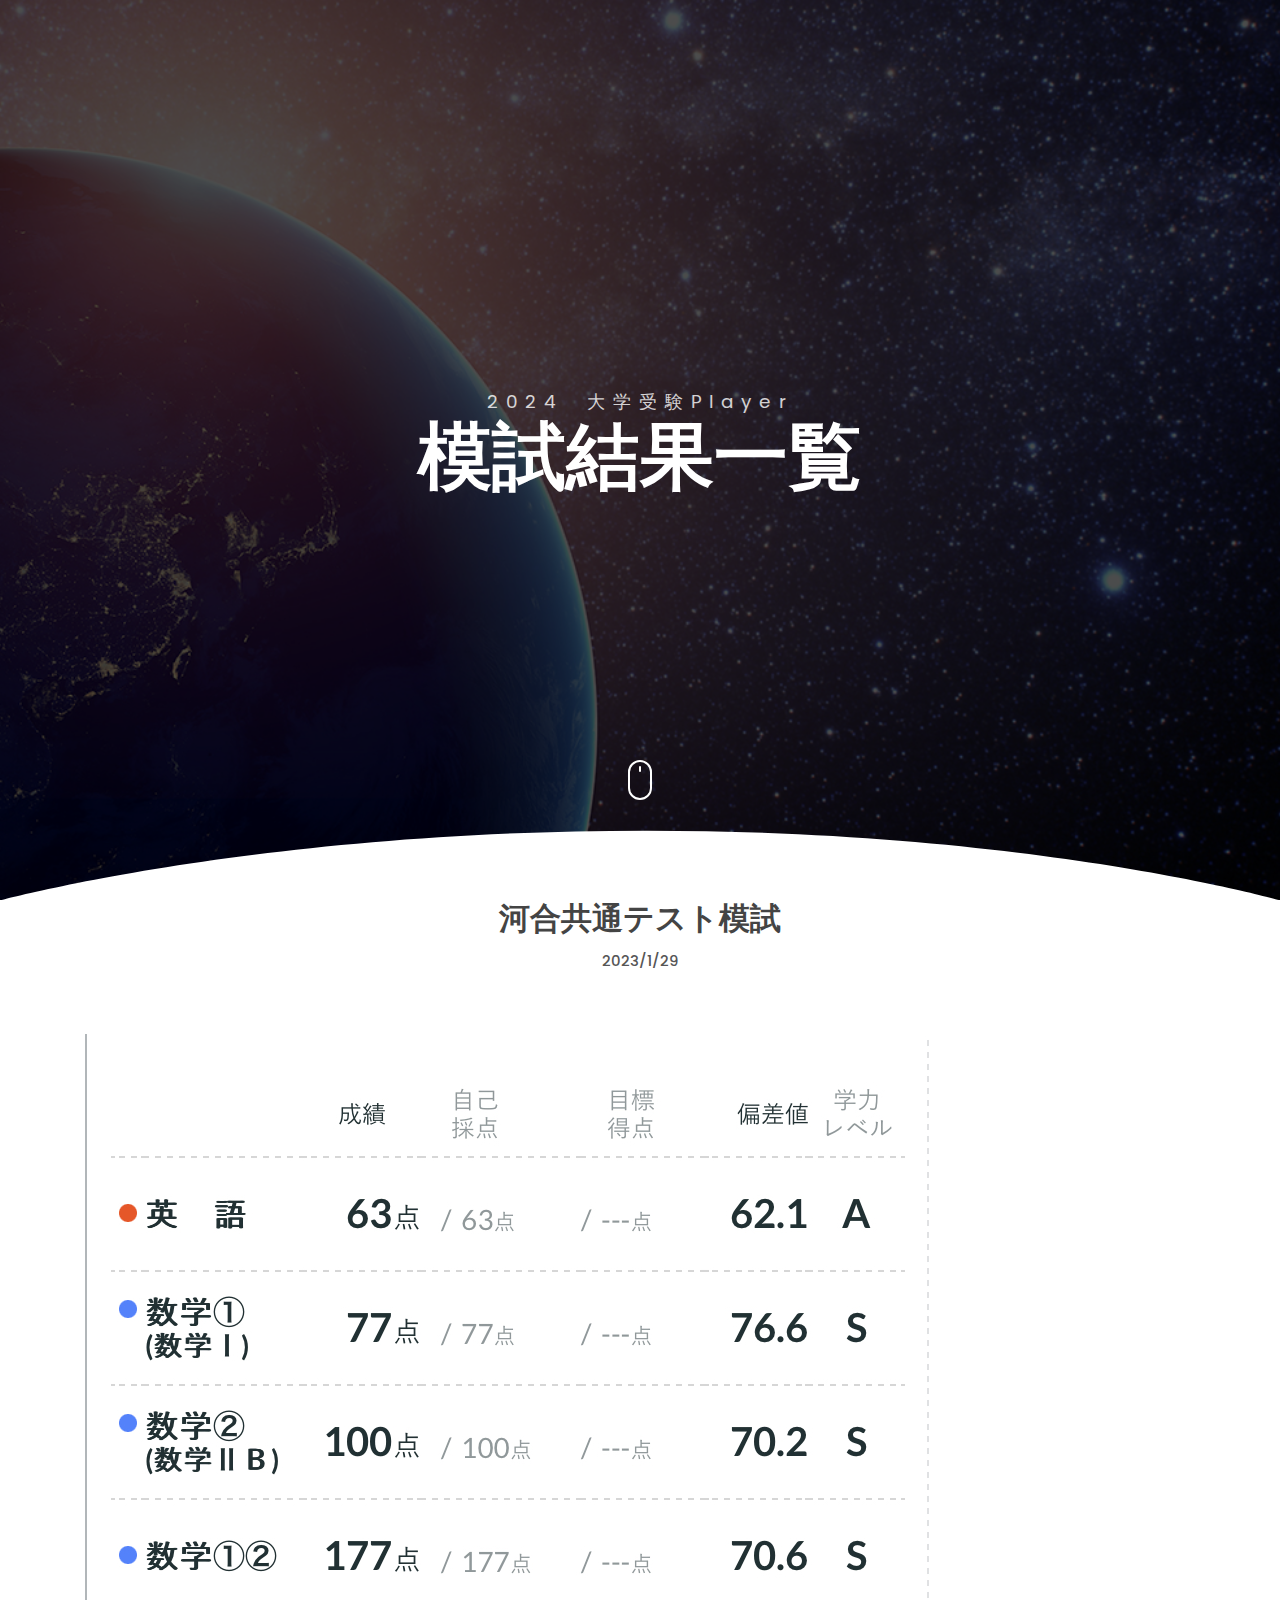
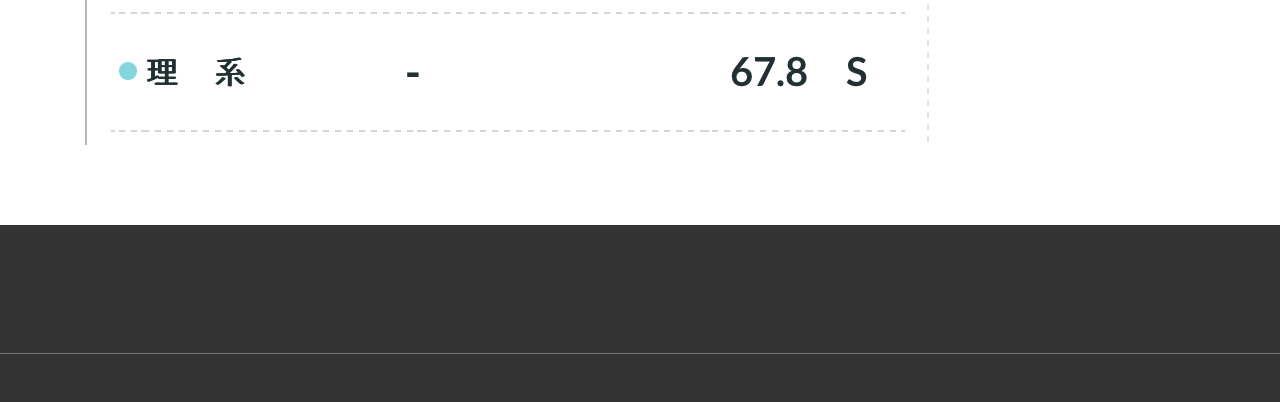
<file: index.html>
<!DOCTYPE html>
<html lang="en">
<head>
	<meta charset="utf-8">
    <meta name="viewport" content="width=device-width, initial-scale=1, shrink-to-fit=no">
    <meta name="description" content="The WebSite Pasted By Keito.">
    <meta name="author" content="Devcrud">
    <title>KeitoWeb</title>
    <!-- font icons -->
    <link rel="stylesheet" href="assets/vendors/themify-icons/css/themify-icons.css">
    <!-- Bootstrap + LeadMark main styles -->
	<link rel="stylesheet" href="assets/css/leadmark.css">
</head>
<body data-spy="scroll" data-target=".navbar" data-offset="40" id="home">

    <!-- page Navigation -->
    <nav class="navbar custom-navbar navbar-expand-md navbar-light fixed-top" data-spy="affix" data-offset-top="10">
        <div class="container">
            <div class="collapse navbar-collapse" id="navbarSupportedContent">
                <ul class="navbar-nav ml-auto">   

                </ul>
            </div>
        </div>
    </nav>
    <!-- End Of Second Navigation -->

    <!-- Page Header -->
    <header class="header header1">
        <div class="overlay">
            <h1 class="subtitle">2024 大学受験Player </h1>
            <h1 class="title">模試結果一覧</h1>  
        </div>  
        <div class="shape">
            <svg viewBox="0 0 1500 200">
                <path d="m 0,240 h 1500.4828 v -71.92164 c 0,0 -286.2763,-81.79324 -743.19024,-81.79324 C 300.37862,86.28512 0,168.07836 0,168.07836 Z"/>
            </svg>
        </div>  
        <div class="mouse-icon"><div class="wheel"></div></div>
    </header>
    <!-- End Of Page Header -->

    <!-- Service Section -->
    <section  id="service" class="section pt-0">
        <div class="container">
            <h6 class="section-title text-center">河合共通テスト模試</h6>
            <h6 class="section-subtitle text-center mb-5 pb-3">2023/1/29</h6>

<img src="assets/imgs/kaai2023129.jpg" class="image-vwlol">


        </div>
    </section>
    <!-- End OF Service Section -->

    <!-- Contact Section -->
    <section id="contact" class="section has-img-bg pb-0">
            <!-- Page Footer -->
            <footer class="mt-5 py-4 border-top border-secondary">
            </footer>
            <!-- End of Page Footer -->  
        </div>
    </section>
	
	<!-- core  -->
    <script src="assets/vendors/jquery/jquery-3.4.1.js"></script>
    <script src="assets/vendors/bootstrap/bootstrap.bundle.js"></script>

    <!-- bootstrap 3 affix -->
	<script src="assets/vendors/bootstrap/bootstrap.affix.js"></script>

    <!-- Isotope -->
    <script src="assets/vendors/isotope/isotope.pkgd.js"></script>

    <!-- LeadMark js -->
    <script src="assets/js/leadmark.js"></script>

</body>
</html>
</file>
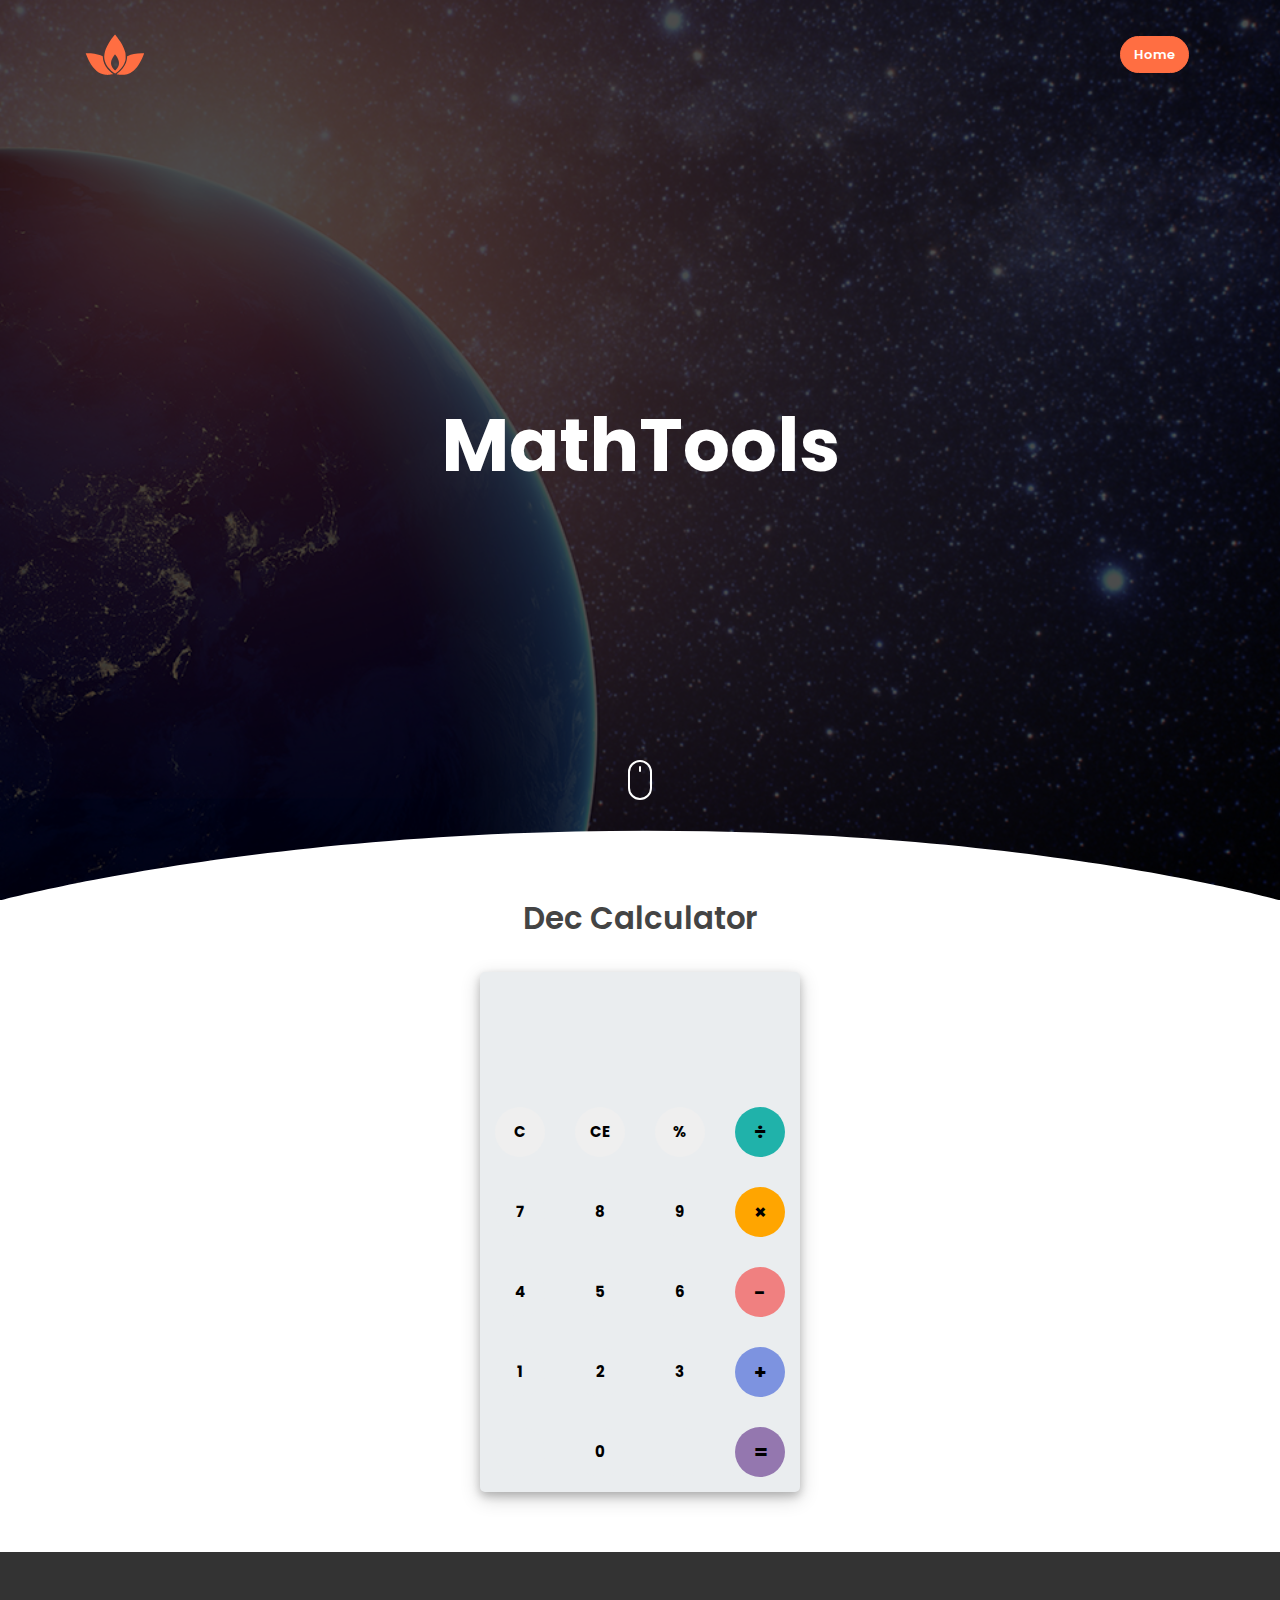
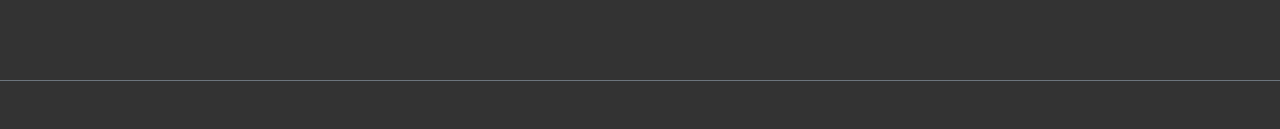
<file: calculator.html>
<!DOCTYPE html>
<html lang="en">
<head>
	<meta charset="utf-8">
    <meta name="viewport" content="width=device-width, initial-scale=1, shrink-to-fit=no">
    <meta name="description" content="Pasted Calculator.">
    <meta name="author" content="Devcrud">
    <title>Calculator</title>
		<link rel="stylesheet" type="text/css" href="style.css">
		<link rel="stylesheet" href="assets/css/leadmark.css">
		<link href="https://fonts.googleapis.com/css?family=Open+Sans:600,700" rel="stylesheet">
		<title>A simple calculator</title>
	</head>
	<body>
	
	<nav class="navbar custom-navbar navbar-expand-md navbar-light fixed-top" data-spy="affix" data-offset-top="10">
        <div class="container">
            <a class="navbar-brand" href="#">
                <img src="assets/imgs/logo.svg" alt="">
            </a>
            <button class="navbar-toggler ml-auto" type="button" data-toggle="collapse" data-target="#navbarSupportedContent" aria-controls="navbarSupportedContent" aria-expanded="false" aria-label="Toggle navigation">
                <span class="navbar-toggler-icon"></span>
            </button>
            <div class="collapse navbar-collapse" id="navbarSupportedContent">
                <ul class="navbar-nav ml-auto">   
     
                    <li class="nav-item">
                        <a class="ml-4 nav-link btn btn-primary btn-sm rounded" href="index.html">Home</a>
                    </li>
                </ul>
            </div>
        </div>
    </nav>
    <!-- End Of Second Navigation -->

<!-- Page Header -->
    <header class="header header1">
        <div class="overlay">
            <h1 class="title">MathTools</h1>  
        </div>  
        <div class="shape">
            <svg viewBox="0 0 1500 200">
                <path d="m 0,240 h 1500.4828 v -71.92164 c 0,0 -286.2763,-81.79324 -743.19024,-81.79324 C 300.37862,86.28512 0,168.07836 0,168.07836 Z"/>
            </svg>
        </div>  
        <div class="mouse-icon"><div class="wheel"></div></div>
    </header>
    <!-- End Of Page Header -->
	<section  id="calculatorid" class="section pt-0">
	<h6 class="section-title text-center">Dec Calculator</h6>
		<div class="container">
			<div id="calculator">
				<div id="result">
					<div id="history">
						<p id="history-value"></p>
					</div>
					<div id="output">
						<p id="output-value"></p>
					</div>
				</div>
				<div id="keyboard">
					<button class="operator" id="clear">C</button>
					<button class="operator" id="backspace">CE</button>
					<button class="operator" id="%">%</button>
					<button class="operator" id="/">&#247;</button>
					<button class="number" id="7">7</button>
					<button class="number" id="8">8</button>
					<button class="number" id="9">9</button>
					<button class="operator" id="*">&times;</button>
					<button class="number" id="4">4</button>
					<button class="number" id="5">5</button>
					<button class="number" id="6">6</button>
					<button class="operator" id="-">-</button>
					<button class="number" id="1">1</button>
					<button class="number" id="2">2</button>
					<button class="number" id="3">3</button>
					<button class="operator" id="+">+</button>
					<button class="empty" id="empty"></button>
					<button class="number" id="0">0</button>
					<button class="empty" id="empty"></button>
					<button class="operator" id="=">=</button>
				</div>
			</div>
		</div>
		</section>
		
		<!-- Contact Section -->
    <section id="contact" class="section has-img-bg pb-0">
            <!-- Page Footer -->
            <footer class="mt-5 py-4 border-top border-secondary">
            </footer>
            <!-- End of Page Footer -->  
        </div>
    </section>
	
	<!-- core  -->
    <script src="assets/vendors/jquery/jquery-3.4.1.js"></script>
    <script src="assets/vendors/bootstrap/bootstrap.bundle.js"></script>

    <!-- bootstrap 3 affix -->
	<script src="assets/vendors/bootstrap/bootstrap.affix.js"></script>

    <!-- Isotope -->
    <script src="assets/vendors/isotope/isotope.pkgd.js"></script>

    <!-- LeadMark js -->
    <script src="assets/js/leadmark.js"></script>
		<script src="script.js"></script>
	</body>
</html>
</file>
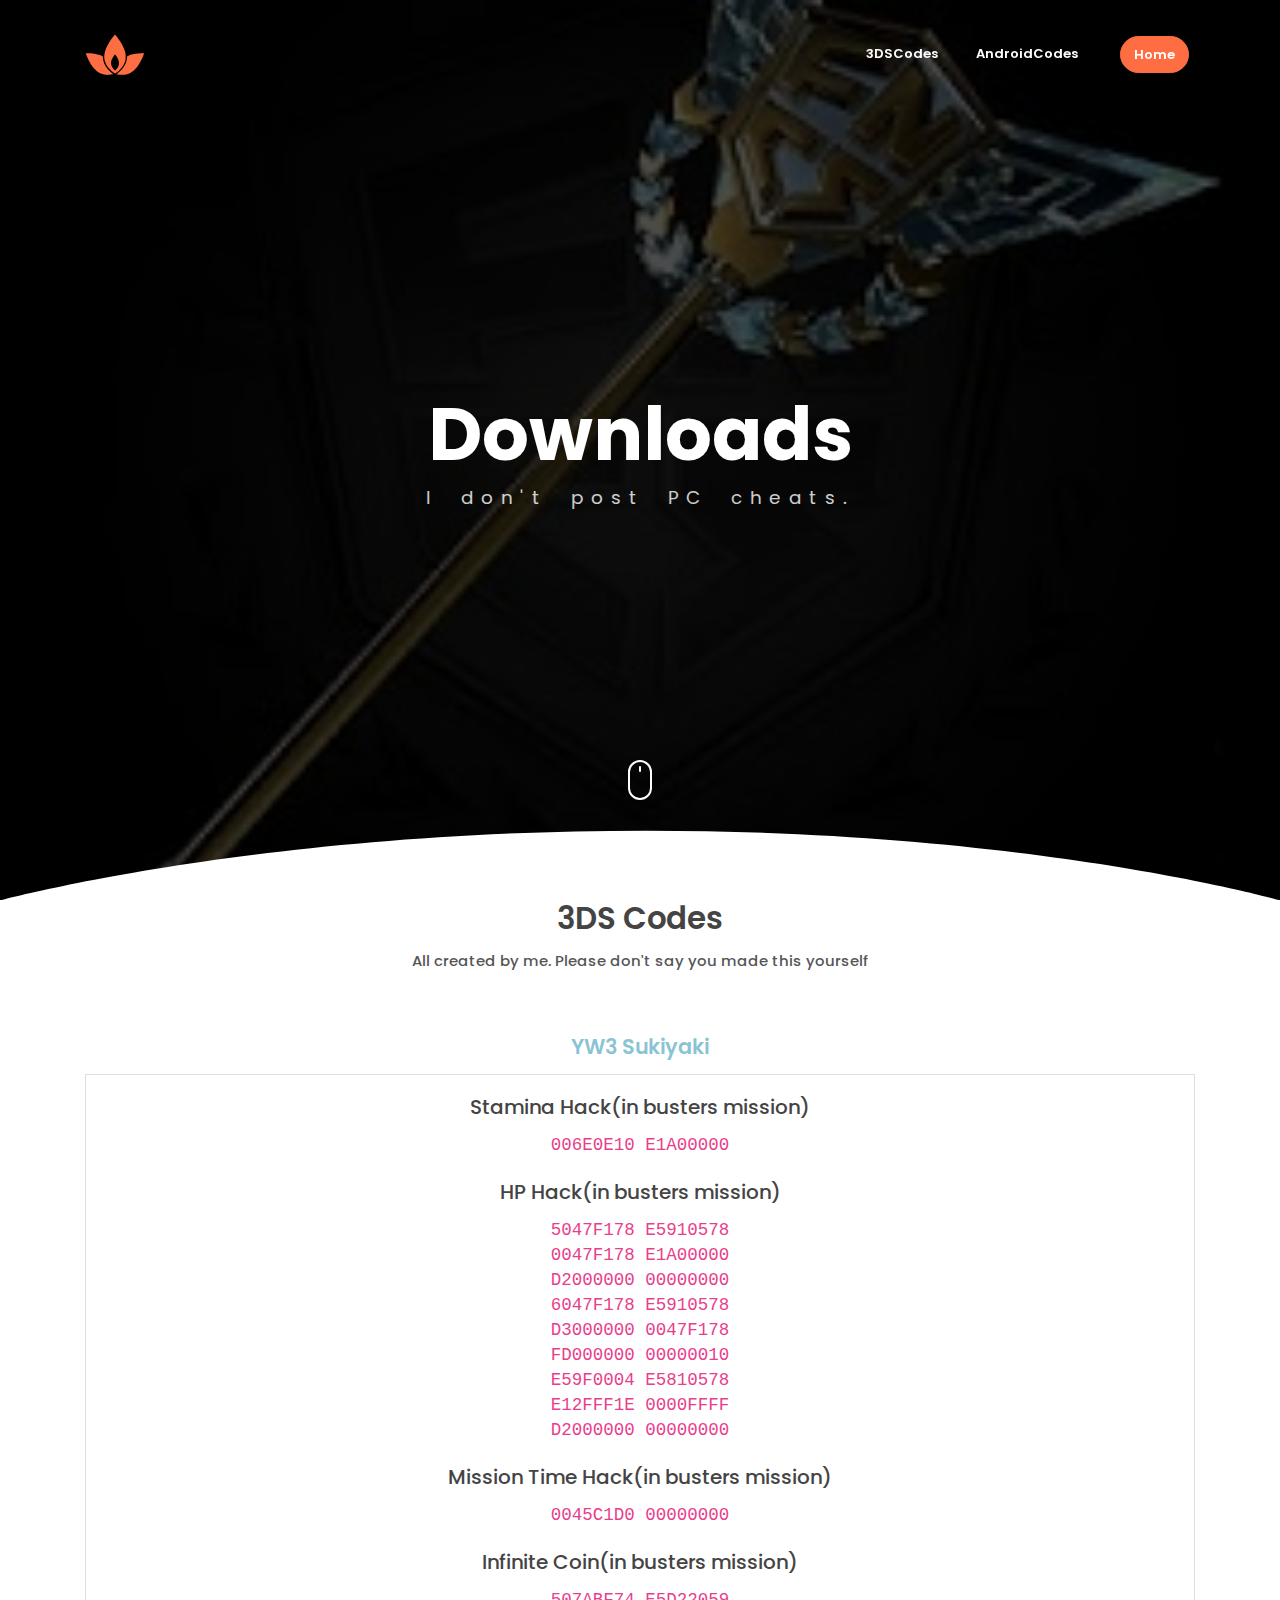
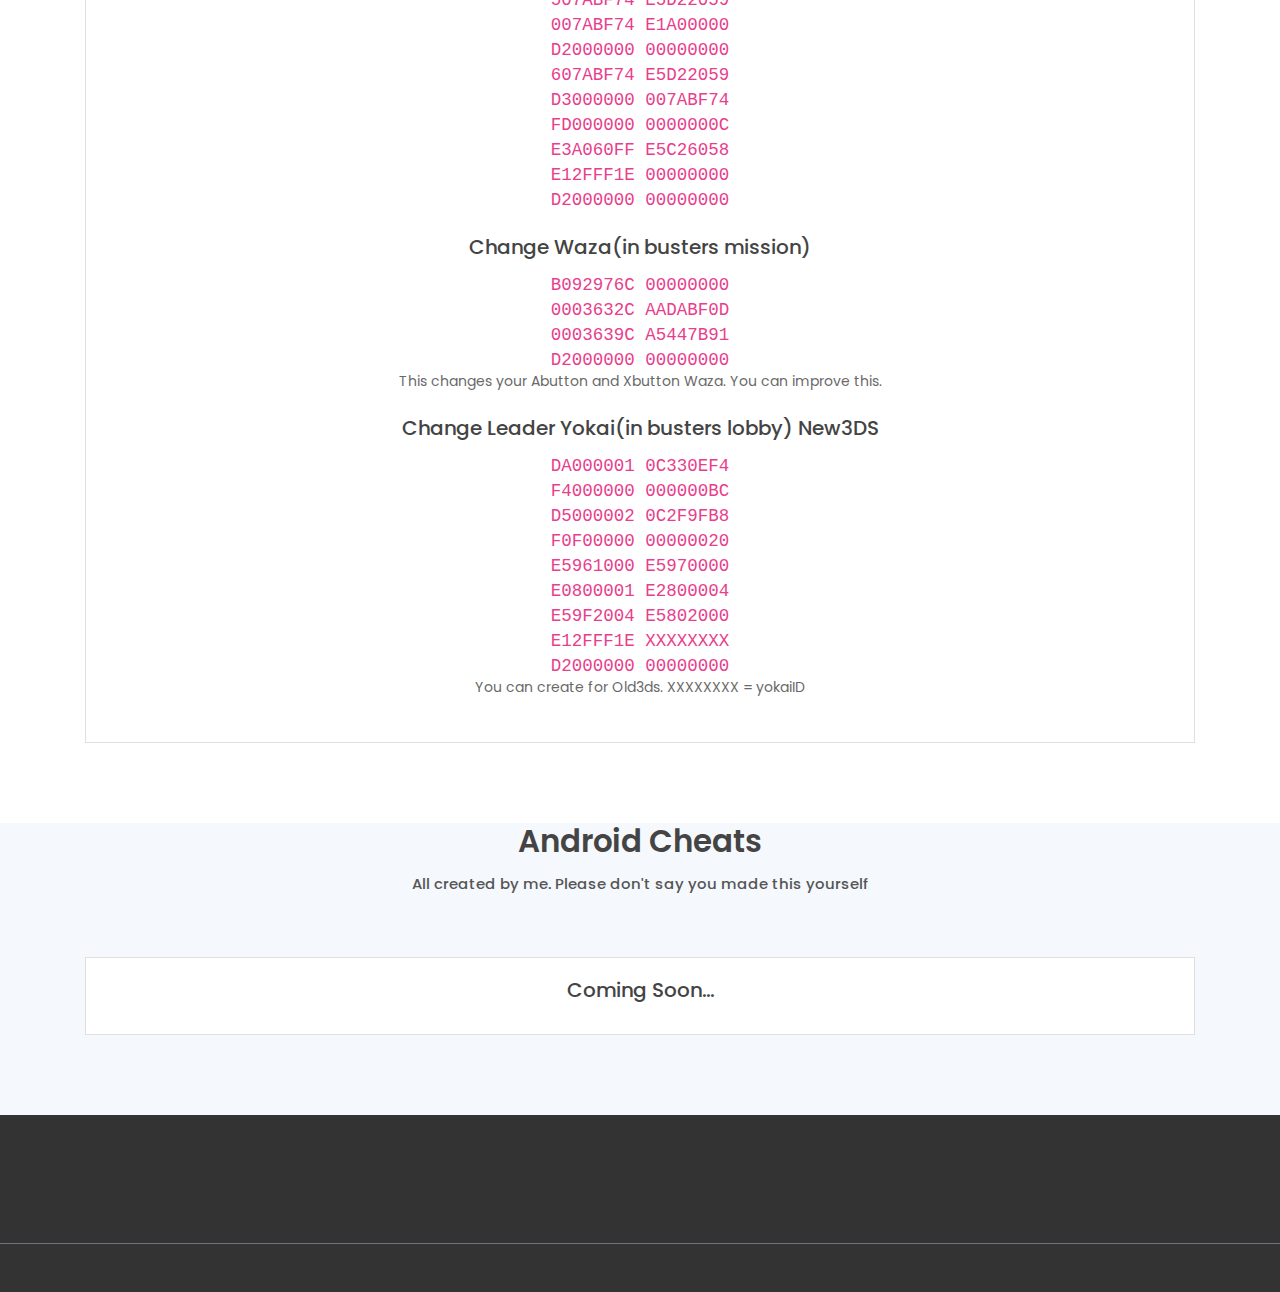
<file: downloads.html>
<!DOCTYPE html>
<html lang="en">
    <head>
        <meta charset="utf-8">
        <meta name="viewport" content="width=device-width, initial-scale=1, shrink-to-fit=no">
        <meta name="description" content="Downloads.">
        <meta name="author" content="Devcrud">
        <title>KeitoWeb</title>
            <!-- font icons -->
    <link rel="stylesheet" href="assets/vendors/themify-icons/css/themify-icons.css">
    <!-- Bootstrap + LeadMark main styles -->
	<link rel="stylesheet" href="assets/css/leadmark.css">
    </head>
    <body data-spy="scroll" data-target=".navbar" data-offset="40" id="home">
    
<!-- page Navigation -->
<nav class="navbar custom-navbar navbar-expand-md navbar-light fixed-top" data-spy="affix" data-offset-top="10">
    <div class="container">
        <a class="navbar-brand" href="#">
            <img src="assets/imgs/logo.svg" alt="">
        </a>
        <button class="navbar-toggler ml-auto" type="button" data-toggle="collapse" data-target="#navbarSupportedContent" aria-controls="navbarSupportedContent" aria-expanded="false" aria-label="Toggle navigation">
            <span class="navbar-toggler-icon"></span>
        </button>
        <div class="collapse navbar-collapse" id="navbarSupportedContent">
            <ul class="navbar-nav ml-auto">   
                <li class="nav-item">
                    <a class="nav-link" href="#3DS">3DSCodes</a>
                </li>
                <li class="nav-item">
                    <a class="nav-link" href="#Android">AndroidCodes</a>
                </li>
                <li class="nav-item">
                    <a class="ml-4 nav-link btn btn-primary btn-sm rounded" href="index.html">Home</a>
                </li>
            </ul>
        </div>
    </div>
</nav>
<!-- End Of Second Navigation -->

<!-- Page Header -->
<header class="header header2">
    <div class="overlay">
        <h1 class="title">Downloads</h1>
        <h1 class="subtitle">I don't post PC cheats.</h1>
    </div>  
    <div class="shape">
        <svg viewBox="0 0 1500 200">
            <path d="m 0,240 h 1500.4828 v -71.92164 c 0,0 -286.2763,-81.79324 -743.19024,-81.79324 C 300.37862,86.28512 0,168.07836 0,168.07836 Z"/>
        </svg>
    </div>  
    <div class="mouse-icon"><div class="wheel"></div></div>
</header>
<!-- End Of Page Header -->

        <!-- 3DS Section -->
        <section  id="3DS" class="section pt-0">
            <div class="container">
                <h6 class="section-title text-center">3DS Codes</h6>
                <h6 class="section-subtitle text-center mb-5 pb-3">All created by me. Please don't say you made this yourself</h6>
    
                <h6 class="section-titleyw3 text-center">YW3 Sukiyaki</h6>
                <div class="row">
                    <div class="col-md-12">
                        <div class="card mb-4 mb-md-0">
                            <div class="card-body">
                                <h5 class="card-title text-center">Stamina Hack(in busters mission) </h5>
                                <h5 class="mb-0 text-center"><code>006E0E10 E1A00000</code></h5>
                                <br>
                                <h5 class="card-title text-center">HP Hack(in busters mission) </h5>
                                    <h5 class="mb-0 text-center"><code>5047F178 E5910578</code></h5>
                                    <h5 class="mb-0 text-center"><code>0047F178 E1A00000</code></h5>
                                    <h5 class="mb-0 text-center"><code>D2000000 00000000</code></h5>
                                    <h5 class="mb-0 text-center"><code>6047F178 E5910578</code></h5>
                                    <h5 class="mb-0 text-center"><code>D3000000 0047F178</code></h5>
                                    <h5 class="mb-0 text-center"><code>FD000000 00000010</code></h5>
                                    <h5 class="mb-0 text-center"><code>E59F0004 E5810578</code></h5>
                                    <h5 class="mb-0 text-center"><code>E12FFF1E 0000FFFF</code></h5>
                                    <h5 class="mb-0 text-center"><code>D2000000 00000000</code></h5>
                                    <br>
                                    <h5 class="card-title text-center">Mission Time Hack(in busters mission) </h5>
                                    <h5 class="mb-0 text-center"><code>0045C1D0 00000000</code></h5>
                                    <br>
                                    <h5 class="card-title text-center">Infinite Coin(in busters mission) </h5>
                                    <h5 class="mb-0 text-center"><code>507ABF74 E5D22059</code></h5>
                                    <h5 class="mb-0 text-center"><code>007ABF74 E1A00000</code></h5>
                                    <h5 class="mb-0 text-center"><code>D2000000 00000000</code></h5>
                                    <h5 class="mb-0 text-center"><code>607ABF74 E5D22059</code></h5>
                                    <h5 class="mb-0 text-center"><code>D3000000 007ABF74</code></h5>
                                    <h5 class="mb-0 text-center"><code>FD000000 0000000C</code></h5>
                                    <h5 class="mb-0 text-center"><code>E3A060FF E5C26058</code></h5>
                                    <h5 class="mb-0 text-center"><code>E12FFF1E 00000000</code></h5>
                                    <h5 class="mb-0 text-center"><code>D2000000 00000000</code></h5>
                                    <br>
                                    <h5 class="card-title text-center">Change Waza(in busters mission) </h5>
                                    <h5 class="mb-0 text-center"><code>B092976C 00000000</code></h5>
                                    <h5 class="mb-0 text-center"><code>0003632C AADABF0D</code></h5>
                                    <h5 class="mb-0 text-center"><code>0003639C A5447B91</code></h5>
                                    <h5 class="mb-0 text-center"><code>D2000000 00000000</code></h5>
                                    <p class="mb-0 text-center">This changes your Abutton and Xbutton Waza. You can improve this.</p>
                                    <br>
                                    <h5 class="card-title text-center">Change Leader Yokai(in busters lobby) New3DS</h5>
                                    <h5 class="mb-0 text-center"><code>DA000001 0C330EF4</code></h5>
                                    <h5 class="mb-0 text-center"><code>F4000000 000000BC</code></h5>
                                    <h5 class="mb-0 text-center"><code>D5000002 0C2F9FB8</code></h5>
                                    <h5 class="mb-0 text-center"><code>F0F00000 00000020</code></h5>
                                    <h5 class="mb-0 text-center"><code>E5961000 E5970000</code></h5>
                                    <h5 class="mb-0 text-center"><code>E0800001 E2800004</code></h5>
                                    <h5 class="mb-0 text-center"><code>E59F2004 E5802000</code></h5>
                                    <h5 class="mb-0 text-center"><code>E12FFF1E XXXXXXXX</code></h5>
                                    <h5 class="mb-0 text-center"><code>D2000000 00000000</code></h5>
                                    <p class="mb-0 text-center">You can create for Old3ds. XXXXXXXX = yokaiID</p>
                                    <br>
                            </div>
                        </div>
                    </div>
                </div>
            </div>
        </section>
        <!-- End OF 3DS Section -->

        <!-- Android Section -->
        <section  id="Android" class="section pt-0">
            <div class="container">
                <h6 class="section-title text-center">Android Cheats</h6>
                <h6 class="section-subtitle text-center mb-5 pb-3">All created by me. Please don't say you made this yourself</h6>
    
                
                <div class="row">
                    <div class="col-md-12">
                        <div class="card mb-4 mb-md-0">
                            <div class="card-body">
                                <h5 class="card-title text-center">Coming Soon...</h5>
                            </div>
                        </div>
                    </div>
                </div>
            </div>
        </section>
        <!-- End OF Android Section -->
    
        <!-- Contact Section -->
        <section id="contact" class="section has-img-bg pb-0">
                <!-- Page Footer -->
                <footer class="mt-5 py-4 border-top border-secondary">
                </footer>
                <!-- End of Page Footer -->  
            </div>
        </section>
        
        <!-- core  -->
        <script src="assets/vendors/jquery/jquery-3.4.1.js"></script>
        <script src="assets/vendors/bootstrap/bootstrap.bundle.js"></script>
    
        <!-- bootstrap 3 affix -->
        <script src="assets/vendors/bootstrap/bootstrap.affix.js"></script>
    
        <!-- Isotope -->
        <script src="assets/vendors/isotope/isotope.pkgd.js"></script>
    
        <!-- LeadMark js -->
        <script src="assets/js/leadmark.js"></script>
    
    </body>
    </html>
</file>
<file: assets/vendors/themify-icons/css/themify-icons.css>
@font-face {
	font-family: 'themify';
	src:url("../fonts/themify.eot?-fvbane");
	src:url("../fonts/themify.eot?#iefix-fvbane") format("embedded-opentype"),
		url("../fonts/themify.woff?-fvbane") format("woff"),
		url("../fonts/themify.ttf?-fvbane") format("truetype"),
		url("../fonts/themify.svg?-fvbane#themify") format("svg");
	font-weight: normal;
	font-style: normal;
}

[class^="ti-"], [class*=" ti-"] {
	font-family: 'themify';
	speak: none;
	font-style: normal;
	font-weight: normal;
	font-variant: normal;
	text-transform: none;
	line-height: 1;

	/* Better Font Rendering =========== */
	-webkit-font-smoothing: antialiased;
	-moz-osx-font-smoothing: grayscale;
}

.ti-wand:before {
	content: "\e600";
}
.ti-volume:before {
	content: "\e601";
}
.ti-user:before {
	content: "\e602";
}
.ti-unlock:before {
	content: "\e603";
}
.ti-unlink:before {
	content: "\e604";
}
.ti-trash:before {
	content: "\e605";
}
.ti-thought:before {
	content: "\e606";
}
.ti-target:before {
	content: "\e607";
}
.ti-tag:before {
	content: "\e608";
}
.ti-tablet:before {
	content: "\e609";
}
.ti-star:before {
	content: "\e60a";
}
.ti-spray:before {
	content: "\e60b";
}
.ti-signal:before {
	content: "\e60c";
}
.ti-shopping-cart:before {
	content: "\e60d";
}
.ti-shopping-cart-full:before {
	content: "\e60e";
}
.ti-settings:before {
	content: "\e60f";
}
.ti-search:before {
	content: "\e610";
}
.ti-zoom-in:before {
	content: "\e611";
}
.ti-zoom-out:before {
	content: "\e612";
}
.ti-cut:before {
	content: "\e613";
}
.ti-ruler:before {
	content: "\e614";
}
.ti-ruler-pencil:before {
	content: "\e615";
}
.ti-ruler-alt:before {
	content: "\e616";
}
.ti-bookmark:before {
	content: "\e617";
}
.ti-bookmark-alt:before {
	content: "\e618";
}
.ti-reload:before {
	content: "\e619";
}
.ti-plus:before {
	content: "\e61a";
}
.ti-pin:before {
	content: "\e61b";
}
.ti-pencil:before {
	content: "\e61c";
}
.ti-pencil-alt:before {
	content: "\e61d";
}
.ti-paint-roller:before {
	content: "\e61e";
}
.ti-paint-bucket:before {
	content: "\e61f";
}
.ti-na:before {
	content: "\e620";
}
.ti-mobile:before {
	content: "\e621";
}
.ti-minus:before {
	content: "\e622";
}
.ti-medall:before {
	content: "\e623";
}
.ti-medall-alt:before {
	content: "\e624";
}
.ti-marker:before {
	content: "\e625";
}
.ti-marker-alt:before {
	content: "\e626";
}
.ti-arrow-up:before {
	content: "\e627";
}
.ti-arrow-right:before {
	content: "\e628";
}
.ti-arrow-left:before {
	content: "\e629";
}
.ti-arrow-down:before {
	content: "\e62a";
}
.ti-lock:before {
	content: "\e62b";
}
.ti-location-arrow:before {
	content: "\e62c";
}
.ti-link:before {
	content: "\e62d";
}
.ti-layout:before {
	content: "\e62e";
}
.ti-layers:before {
	content: "\e62f";
}
.ti-layers-alt:before {
	content: "\e630";
}
.ti-key:before {
	content: "\e631";
}
.ti-import:before {
	content: "\e632";
}
.ti-image:before {
	content: "\e633";
}
.ti-heart:before {
	content: "\e634";
}
.ti-heart-broken:before {
	content: "\e635";
}
.ti-hand-stop:before {
	content: "\e636";
}
.ti-hand-open:before {
	content: "\e637";
}
.ti-hand-drag:before {
	content: "\e638";
}
.ti-folder:before {
	content: "\e639";
}
.ti-flag:before {
	content: "\e63a";
}
.ti-flag-alt:before {
	content: "\e63b";
}
.ti-flag-alt-2:before {
	content: "\e63c";
}
.ti-eye:before {
	content: "\e63d";
}
.ti-export:before {
	content: "\e63e";
}
.ti-exchange-vertical:before {
	content: "\e63f";
}
.ti-desktop:before {
	content: "\e640";
}
.ti-cup:before {
	content: "\e641";
}
.ti-crown:before {
	content: "\e642";
}
.ti-comments:before {
	content: "\e643";
}
.ti-comment:before {
	content: "\e644";
}
.ti-comment-alt:before {
	content: "\e645";
}
.ti-close:before {
	content: "\e646";
}
.ti-clip:before {
	content: "\e647";
}
.ti-angle-up:before {
	content: "\e648";
}
.ti-angle-right:before {
	content: "\e649";
}
.ti-angle-left:before {
	content: "\e64a";
}
.ti-angle-down:before {
	content: "\e64b";
}
.ti-check:before {
	content: "\e64c";
}
.ti-check-box:before {
	content: "\e64d";
}
.ti-camera:before {
	content: "\e64e";
}
.ti-announcement:before {
	content: "\e64f";
}
.ti-brush:before {
	content: "\e650";
}
.ti-briefcase:before {
	content: "\e651";
}
.ti-bolt:before {
	content: "\e652";
}
.ti-bolt-alt:before {
	content: "\e653";
}
.ti-blackboard:before {
	content: "\e654";
}
.ti-bag:before {
	content: "\e655";
}
.ti-move:before {
	content: "\e656";
}
.ti-arrows-vertical:before {
	content: "\e657";
}
.ti-arrows-horizontal:before {
	content: "\e658";
}
.ti-fullscreen:before {
	content: "\e659";
}
.ti-arrow-top-right:before {
	content: "\e65a";
}
.ti-arrow-top-left:before {
	content: "\e65b";
}
.ti-arrow-circle-up:before {
	content: "\e65c";
}
.ti-arrow-circle-right:before {
	content: "\e65d";
}
.ti-arrow-circle-left:before {
	content: "\e65e";
}
.ti-arrow-circle-down:before {
	content: "\e65f";
}
.ti-angle-double-up:before {
	content: "\e660";
}
.ti-angle-double-right:before {
	content: "\e661";
}
.ti-angle-double-left:before {
	content: "\e662";
}
.ti-angle-double-down:before {
	content: "\e663";
}
.ti-zip:before {
	content: "\e664";
}
.ti-world:before {
	content: "\e665";
}
.ti-wheelchair:before {
	content: "\e666";
}
.ti-view-list:before {
	content: "\e667";
}
.ti-view-list-alt:before {
	content: "\e668";
}
.ti-view-grid:before {
	content: "\e669";
}
.ti-uppercase:before {
	content: "\e66a";
}
.ti-upload:before {
	content: "\e66b";
}
.ti-underline:before {
	content: "\e66c";
}
.ti-truck:before {
	content: "\e66d";
}
.ti-timer:before {
	content: "\e66e";
}
.ti-ticket:before {
	content: "\e66f";
}
.ti-thumb-up:before {
	content: "\e670";
}
.ti-thumb-down:before {
	content: "\e671";
}
.ti-text:before {
	content: "\e672";
}
.ti-stats-up:before {
	content: "\e673";
}
.ti-stats-down:before {
	content: "\e674";
}
.ti-split-v:before {
	content: "\e675";
}
.ti-split-h:before {
	content: "\e676";
}
.ti-smallcap:before {
	content: "\e677";
}
.ti-shine:before {
	content: "\e678";
}
.ti-shift-right:before {
	content: "\e679";
}
.ti-shift-left:before {
	content: "\e67a";
}
.ti-shield:before {
	content: "\e67b";
}
.ti-notepad:before {
	content: "\e67c";
}
.ti-server:before {
	content: "\e67d";
}
.ti-quote-right:before {
	content: "\e67e";
}
.ti-quote-left:before {
	content: "\e67f";
}
.ti-pulse:before {
	content: "\e680";
}
.ti-printer:before {
	content: "\e681";
}
.ti-power-off:before {
	content: "\e682";
}
.ti-plug:before {
	content: "\e683";
}
.ti-pie-chart:before {
	content: "\e684";
}
.ti-paragraph:before {
	content: "\e685";
}
.ti-panel:before {
	content: "\e686";
}
.ti-package:before {
	content: "\e687";
}
.ti-music:before {
	content: "\e688";
}
.ti-music-alt:before {
	content: "\e689";
}
.ti-mouse:before {
	content: "\e68a";
}
.ti-mouse-alt:before {
	content: "\e68b";
}
.ti-money:before {
	content: "\e68c";
}
.ti-microphone:before {
	content: "\e68d";
}
.ti-menu:before {
	content: "\e68e";
}
.ti-menu-alt:before {
	content: "\e68f";
}
.ti-map:before {
	content: "\e690";
}
.ti-map-alt:before {
	content: "\e691";
}
.ti-loop:before {
	content: "\e692";
}
.ti-location-pin:before {
	content: "\e693";
}
.ti-list:before {
	content: "\e694";
}
.ti-light-bulb:before {
	content: "\e695";
}
.ti-Italic:before {
	content: "\e696";
}
.ti-info:before {
	content: "\e697";
}
.ti-infinite:before {
	content: "\e698";
}
.ti-id-badge:before {
	content: "\e699";
}
.ti-hummer:before {
	content: "\e69a";
}
.ti-home:before {
	content: "\e69b";
}
.ti-help:before {
	content: "\e69c";
}
.ti-headphone:before {
	content: "\e69d";
}
.ti-harddrives:before {
	content: "\e69e";
}
.ti-harddrive:before {
	content: "\e69f";
}
.ti-gift:before {
	content: "\e6a0";
}
.ti-game:before {
	content: "\e6a1";
}
.ti-filter:before {
	content: "\e6a2";
}
.ti-files:before {
	content: "\e6a3";
}
.ti-file:before {
	content: "\e6a4";
}
.ti-eraser:before {
	content: "\e6a5";
}
.ti-envelope:before {
	content: "\e6a6";
}
.ti-download:before {
	content: "\e6a7";
}
.ti-direction:before {
	content: "\e6a8";
}
.ti-direction-alt:before {
	content: "\e6a9";
}
.ti-dashboard:before {
	content: "\e6aa";
}
.ti-control-stop:before {
	content: "\e6ab";
}
.ti-control-shuffle:before {
	content: "\e6ac";
}
.ti-control-play:before {
	content: "\e6ad";
}
.ti-control-pause:before {
	content: "\e6ae";
}
.ti-control-forward:before {
	content: "\e6af";
}
.ti-control-backward:before {
	content: "\e6b0";
}
.ti-cloud:before {
	content: "\e6b1";
}
.ti-cloud-up:before {
	content: "\e6b2";
}
.ti-cloud-down:before {
	content: "\e6b3";
}
.ti-clipboard:before {
	content: "\e6b4";
}
.ti-car:before {
	content: "\e6b5";
}
.ti-calendar:before {
	content: "\e6b6";
}
.ti-book:before {
	content: "\e6b7";
}
.ti-bell:before {
	content: "\e6b8";
}
.ti-basketball:before {
	content: "\e6b9";
}
.ti-bar-chart:before {
	content: "\e6ba";
}
.ti-bar-chart-alt:before {
	content: "\e6bb";
}
.ti-back-right:before {
	content: "\e6bc";
}
.ti-back-left:before {
	content: "\e6bd";
}
.ti-arrows-corner:before {
	content: "\e6be";
}
.ti-archive:before {
	content: "\e6bf";
}
.ti-anchor:before {
	content: "\e6c0";
}
.ti-align-right:before {
	content: "\e6c1";
}
.ti-align-left:before {
	content: "\e6c2";
}
.ti-align-justify:before {
	content: "\e6c3";
}
.ti-align-center:before {
	content: "\e6c4";
}
.ti-alert:before {
	content: "\e6c5";
}
.ti-alarm-clock:before {
	content: "\e6c6";
}
.ti-agenda:before {
	content: "\e6c7";
}
.ti-write:before {
	content: "\e6c8";
}
.ti-window:before {
	content: "\e6c9";
}
.ti-widgetized:before {
	content: "\e6ca";
}
.ti-widget:before {
	content: "\e6cb";
}
.ti-widget-alt:before {
	content: "\e6cc";
}
.ti-wallet:before {
	content: "\e6cd";
}
.ti-video-clapper:before {
	content: "\e6ce";
}
.ti-video-camera:before {
	content: "\e6cf";
}
.ti-vector:before {
	content: "\e6d0";
}
.ti-themify-logo:before {
	content: "\e6d1";
}
.ti-themify-favicon:before {
	content: "\e6d2";
}
.ti-themify-favicon-alt:before {
	content: "\e6d3";
}
.ti-support:before {
	content: "\e6d4";
}
.ti-stamp:before {
	content: "\e6d5";
}
.ti-split-v-alt:before {
	content: "\e6d6";
}
.ti-slice:before {
	content: "\e6d7";
}
.ti-shortcode:before {
	content: "\e6d8";
}
.ti-shift-right-alt:before {
	content: "\e6d9";
}
.ti-shift-left-alt:before {
	content: "\e6da";
}
.ti-ruler-alt-2:before {
	content: "\e6db";
}
.ti-receipt:before {
	content: "\e6dc";
}
.ti-pin2:before {
	content: "\e6dd";
}
.ti-pin-alt:before {
	content: "\e6de";
}
.ti-pencil-alt2:before {
	content: "\e6df";
}
.ti-palette:before {
	content: "\e6e0";
}
.ti-more:before {
	content: "\e6e1";
}
.ti-more-alt:before {
	content: "\e6e2";
}
.ti-microphone-alt:before {
	content: "\e6e3";
}
.ti-magnet:before {
	content: "\e6e4";
}
.ti-line-double:before {
	content: "\e6e5";
}
.ti-line-dotted:before {
	content: "\e6e6";
}
.ti-line-dashed:before {
	content: "\e6e7";
}
.ti-layout-width-full:before {
	content: "\e6e8";
}
.ti-layout-width-default:before {
	content: "\e6e9";
}
.ti-layout-width-default-alt:before {
	content: "\e6ea";
}
.ti-layout-tab:before {
	content: "\e6eb";
}
.ti-layout-tab-window:before {
	content: "\e6ec";
}
.ti-layout-tab-v:before {
	content: "\e6ed";
}
.ti-layout-tab-min:before {
	content: "\e6ee";
}
.ti-layout-slider:before {
	content: "\e6ef";
}
.ti-layout-slider-alt:before {
	content: "\e6f0";
}
.ti-layout-sidebar-right:before {
	content: "\e6f1";
}
.ti-layout-sidebar-none:before {
	content: "\e6f2";
}
.ti-layout-sidebar-left:before {
	content: "\e6f3";
}
.ti-layout-placeholder:before {
	content: "\e6f4";
}
.ti-layout-menu:before {
	content: "\e6f5";
}
.ti-layout-menu-v:before {
	content: "\e6f6";
}
.ti-layout-menu-separated:before {
	content: "\e6f7";
}
.ti-layout-menu-full:before {
	content: "\e6f8";
}
.ti-layout-media-right-alt:before {
	content: "\e6f9";
}
.ti-layout-media-right:before {
	content: "\e6fa";
}
.ti-layout-media-overlay:before {
	content: "\e6fb";
}
.ti-layout-media-overlay-alt:before {
	content: "\e6fc";
}
.ti-layout-media-overlay-alt-2:before {
	content: "\e6fd";
}
.ti-layout-media-left-alt:before {
	content: "\e6fe";
}
.ti-layout-media-left:before {
	content: "\e6ff";
}
.ti-layout-media-center-alt:before {
	content: "\e700";
}
.ti-layout-media-center:before {
	content: "\e701";
}
.ti-layout-list-thumb:before {
	content: "\e702";
}
.ti-layout-list-thumb-alt:before {
	content: "\e703";
}
.ti-layout-list-post:before {
	content: "\e704";
}
.ti-layout-list-large-image:before {
	content: "\e705";
}
.ti-layout-line-solid:before {
	content: "\e706";
}
.ti-layout-grid4:before {
	content: "\e707";
}
.ti-layout-grid3:before {
	content: "\e708";
}
.ti-layout-grid2:before {
	content: "\e709";
}
.ti-layout-grid2-thumb:before {
	content: "\e70a";
}
.ti-layout-cta-right:before {
	content: "\e70b";
}
.ti-layout-cta-left:before {
	content: "\e70c";
}
.ti-layout-cta-center:before {
	content: "\e70d";
}
.ti-layout-cta-btn-right:before {
	content: "\e70e";
}
.ti-layout-cta-btn-left:before {
	content: "\e70f";
}
.ti-layout-column4:before {
	content: "\e710";
}
.ti-layout-column3:before {
	content: "\e711";
}
.ti-layout-column2:before {
	content: "\e712";
}
.ti-layout-accordion-separated:before {
	content: "\e713";
}
.ti-layout-accordion-merged:before {
	content: "\e714";
}
.ti-layout-accordion-list:before {
	content: "\e715";
}
.ti-ink-pen:before {
	content: "\e716";
}
.ti-info-alt:before {
	content: "\e717";
}
.ti-help-alt:before {
	content: "\e718";
}
.ti-headphone-alt:before {
	content: "\e719";
}
.ti-hand-point-up:before {
	content: "\e71a";
}
.ti-hand-point-right:before {
	content: "\e71b";
}
.ti-hand-point-left:before {
	content: "\e71c";
}
.ti-hand-point-down:before {
	content: "\e71d";
}
.ti-gallery:before {
	content: "\e71e";
}
.ti-face-smile:before {
	content: "\e71f";
}
.ti-face-sad:before {
	content: "\e720";
}
.ti-credit-card:before {
	content: "\e721";
}
.ti-control-skip-forward:before {
	content: "\e722";
}
.ti-control-skip-backward:before {
	content: "\e723";
}
.ti-control-record:before {
	content: "\e724";
}
.ti-control-eject:before {
	content: "\e725";
}
.ti-comments-smiley:before {
	content: "\e726";
}
.ti-brush-alt:before {
	content: "\e727";
}
.ti-youtube:before {
	content: "\e728";
}
.ti-vimeo:before {
	content: "\e729";
}
.ti-twitter:before {
	content: "\e72a";
}
.ti-time:before {
	content: "\e72b";
}
.ti-tumblr:before {
	content: "\e72c";
}
.ti-skype:before {
	content: "\e72d";
}
.ti-share:before {
	content: "\e72e";
}
.ti-share-alt:before {
	content: "\e72f";
}
.ti-rocket:before {
	content: "\e730";
}
.ti-pinterest:before {
	content: "\e731";
}
.ti-new-window:before {
	content: "\e732";
}
.ti-microsoft:before {
	content: "\e733";
}
.ti-list-ol:before {
	content: "\e734";
}
.ti-linkedin:before {
	content: "\e735";
}
.ti-layout-sidebar-2:before {
	content: "\e736";
}
.ti-layout-grid4-alt:before {
	content: "\e737";
}
.ti-layout-grid3-alt:before {
	content: "\e738";
}
.ti-layout-grid2-alt:before {
	content: "\e739";
}
.ti-layout-column4-alt:before {
	content: "\e73a";
}
.ti-layout-column3-alt:before {
	content: "\e73b";
}
.ti-layout-column2-alt:before {
	content: "\e73c";
}
.ti-instagram:before {
	content: "\e73d";
}
.ti-google:before {
	content: "\e73e";
}
.ti-github:before {
	content: "\e73f";
}
.ti-flickr:before {
	content: "\e740";
}
.ti-facebook:before {
	content: "\e741";
}
.ti-dropbox:before {
	content: "\e742";
}
.ti-dribbble:before {
	content: "\e743";
}
.ti-apple:before {
	content: "\e744";
}
.ti-android:before {
	content: "\e745";
}
.ti-save:before {
	content: "\e746";
}
.ti-save-alt:before {
	content: "\e747";
}
.ti-yahoo:before {
	content: "\e748";
}
.ti-wordpress:before {
	content: "\e749";
}
.ti-vimeo-alt:before {
	content: "\e74a";
}
.ti-twitter-alt:before {
	content: "\e74b";
}
.ti-tumblr-alt:before {
	content: "\e74c";
}
.ti-trello:before {
	content: "\e74d";
}
.ti-stack-overflow:before {
	content: "\e74e";
}
.ti-soundcloud:before {
	content: "\e74f";
}
.ti-sharethis:before {
	content: "\e750";
}
.ti-sharethis-alt:before {
	content: "\e751";
}
.ti-reddit:before {
	content: "\e752";
}
.ti-pinterest-alt:before {
	content: "\e753";
}
.ti-microsoft-alt:before {
	content: "\e754";
}
.ti-linux:before {
	content: "\e755";
}
.ti-jsfiddle:before {
	content: "\e756";
}
.ti-joomla:before {
	content: "\e757";
}
.ti-html5:before {
	content: "\e758";
}
.ti-flickr-alt:before {
	content: "\e759";
}
.ti-email:before {
	content: "\e75a";
}
.ti-drupal:before {
	content: "\e75b";
}
.ti-dropbox-alt:before {
	content: "\e75c";
}
.ti-css3:before {
	content: "\e75d";
}
.ti-rss:before {
	content: "\e75e";
}
.ti-rss-alt:before {
	content: "\e75f";
}
</file>
<file: assets/css/leadmark.css>
@charset "UTF-8";
/*!
=========================================================
* LeadMark Landing page
=========================================================

* Copyright: 2019 DevCRUD (https://devcrud.com)
* Licensed: (https://devcrud.com/licenses)
* Coded by www.devcrud.com

=========================================================

* The above copyright notice and this permission notice shall be included in all copies or substantial portions of the Software.
*/
@import url("https://fonts.googleapis.com/css?family=Poppins:100,100i,200,200i,300,300i,400,400i,500,500i,600,600i,700,700i,800,800i,900,900i");
:root {
  --blue: #007bff;
  --indigo: #6610f2;
  --purple: #6f42c1;
  --pink: #e83e8c;
  --red: #eb4d4b;
  --orange: #fd7e14;
  --yellow: #EE5A24;
  --green: #6ab04c;
  --teal: #00cec9;
  --cyan: #1289A7;
  --white: #fff;
  --gray: #6c757d;
  --gray-dark: #1b1b1b;
  --primary: #ff6e42;
  --secondary: #6c757d;
  --success: #6ab04c;
  --info: #1289A7;
  --warning: #EE5A24;
  --danger: #eb4d4b;
  --light: #f8f9fa;
  --dark: #1b1b1b;
  --breakpoint-xs: 0;
  --breakpoint-sm: 576px;
  --breakpoint-md: 768px;
  --breakpoint-lg: 992px;
  --breakpoint-xl: 1200px;
  --font-family-sans-serif: "Poppins", sans-serif;
  --font-family-monospace: SFMono-Regular, Menlo, Monaco, Consolas, "Liberation Mono", "Courier New", monospace;
}

*,
*::before,
*::after {
  box-sizing: border-box;
}

html {
  font-family: sans-serif;
  line-height: 1.15;
  -webkit-text-size-adjust: 100%;
  -webkit-tap-highlight-color: rgba(0, 0, 0, 0);
}

article, aside, figcaption, figure, footer, header, hgroup, main, nav, section {
  display: block;
}

body {
  margin: 0;
  font-family: "Poppins", sans-serif;
  font-size: 1rem;
  font-weight: 400;
  line-height: 1.5;
  color: #444;
  text-align: left;
  background-color: #fff;
}

[tabindex="-1"]:focus {
  outline: 0 !important;
}

hr {
  box-sizing: content-box;
  height: 0;
  overflow: visible;
}

h1, h2, h3, h4, h5, h6 {
  margin-top: 0;
  margin-bottom: 0.5rem;
}

p {
  margin-top: 0;
  margin-bottom: 1rem;
}

abbr[title],
abbr[data-original-title] {
  text-decoration: underline;
  -webkit-text-decoration: underline dotted;
          text-decoration: underline dotted;
  cursor: help;
  border-bottom: 0;
  -webkit-text-decoration-skip-ink: none;
          text-decoration-skip-ink: none;
}

address {
  margin-bottom: 1rem;
  font-style: normal;
  line-height: inherit;
}

ol,
ul,
dl {
  margin-top: 0;
  margin-bottom: 1rem;
}

ol ol,
ul ul,
ol ul,
ul ol {
  margin-bottom: 0;
}

dt {
  font-weight: 700;
}

dd {
  margin-bottom: .5rem;
  margin-left: 0;
}

blockquote {
  margin: 0 0 1rem;
}

b,
strong {
  font-weight: bolder;
}

small {
  font-size: 80%;
}

sub,
sup {
  position: relative;
  font-size: 75%;
  line-height: 0;
  vertical-align: baseline;
}

sub {
  bottom: -.25em;
}

sup {
  top: -.5em;
}

a {
  color: #ff6e42;
  text-decoration: none;
  background-color: transparent;
}

a:hover {
  color: #f53900;
  text-decoration: none;
}

a:not([href]):not([tabindex]) {
  color: inherit;
  text-decoration: none;
}

a:not([href]):not([tabindex]):hover, a:not([href]):not([tabindex]):focus {
  color: inherit;
  text-decoration: none;
}

a:not([href]):not([tabindex]):focus {
  outline: 0;
}

pre,
code,
kbd,
samp {
  font-family: SFMono-Regular, Menlo, Monaco, Consolas, "Liberation Mono", "Courier New", monospace;
  font-size: 1em;
}

pre {
  margin-top: 0;
  margin-bottom: 1rem;
  overflow: auto;
}

figure {
  margin: 0 0 1rem;
}

img {
  vertical-align: middle;
  border-style: none;
}

svg {
  overflow: hidden;
  vertical-align: middle;
}

table {
  border-collapse: collapse;
}

caption {
  padding-top: 0.75rem;
  padding-bottom: 0.75rem;
  color: #6c757d;
  text-align: left;
  caption-side: bottom;
}

th {
  text-align: inherit;
}

label {
  display: inline-block;
  margin-bottom: 0.5rem;
}

button {
  border-radius: 0;
}

button:focus {
  outline: 1px dotted;
  outline: 5px auto -webkit-focus-ring-color;
}

input,
button,
select,
optgroup,
textarea {
  margin: 0;
  font-family: inherit;
  font-size: inherit;
  line-height: inherit;
}

button,
input {
  overflow: visible;
}

button,
select {
  text-transform: none;
}

select {
  word-wrap: normal;
}

button,
[type="button"],
[type="reset"],
[type="submit"] {
  -webkit-appearance: button;
}

button:not(:disabled),
[type="button"]:not(:disabled),
[type="reset"]:not(:disabled),
[type="submit"]:not(:disabled) {
  cursor: pointer;
}

button::-moz-focus-inner,
[type="button"]::-moz-focus-inner,
[type="reset"]::-moz-focus-inner,
[type="submit"]::-moz-focus-inner {
  padding: 0;
  border-style: none;
}

input[type="radio"],
input[type="checkbox"] {
  box-sizing: border-box;
  padding: 0;
}

input[type="date"],
input[type="time"],
input[type="datetime-local"],
input[type="month"] {
  -webkit-appearance: listbox;
}

textarea {
  overflow: auto;
  resize: vertical;
}

fieldset {
  min-width: 0;
  padding: 0;
  margin: 0;
  border: 0;
}

legend {
  display: block;
  width: 100%;
  max-width: 100%;
  padding: 0;
  margin-bottom: .5rem;
  font-size: 1.5rem;
  line-height: inherit;
  color: inherit;
  white-space: normal;
}

progress {
  vertical-align: baseline;
}

[type="number"]::-webkit-inner-spin-button,
[type="number"]::-webkit-outer-spin-button {
  height: auto;
}

[type="search"] {
  outline-offset: -2px;
  -webkit-appearance: none;
}

[type="search"]::-webkit-search-decoration {
  -webkit-appearance: none;
}

::-webkit-file-upload-button {
  font: inherit;
  -webkit-appearance: button;
}

output {
  display: inline-block;
}

summary {
  display: list-item;
  cursor: pointer;
}

template {
  display: none;
}

[hidden] {
  display: none !important;
}

h1, h2, h3, h4, h5, h6,
.h1, .h2, .h3, .h4, .h5, .h6 {
  margin-bottom: 0.5rem;
  font-weight: 500;
  line-height: 1.2;
}

h1, .h1 {
  font-size: 2.5rem;
}

h2, .h2 {
  font-size: 2rem;
}

h3, .h3 {
  font-size: 1.75rem;
}

h4, .h4 {
  font-size: 1.5rem;
}

h5, .h5 {
  font-size: 1.25rem;
}

h6, .h6 {
  font-size: 1rem;
}

.lead {
  font-size: 1.25rem;
  font-weight: 300;
}

.display-1 {
  font-size: 6rem;
  font-weight: 300;
  line-height: 1.2;
}

.display-2 {
  font-size: 5.5rem;
  font-weight: 300;
  line-height: 1.2;
}

.display-3 {
  font-size: 4.5rem;
  font-weight: 300;
  line-height: 1.2;
}

.display-4 {
  font-size: 3.5rem;
  font-weight: 300;
  line-height: 1.2;
}

hr {
  margin-top: 1rem;
  margin-bottom: 1rem;
  border: 0;
  border-top: 1px solid rgba(0, 0, 0, 0.1);
}

small,
.small {
  font-size: 80%;
  font-weight: 400;
}

/* 画面幅の50%の幅で画像を表示 */
.image-vw {
  width : 50vw ; 
}

mark,
.mark {
  padding: 0.2em;
  background-color: #fcf8e3;
}

.list-unstyled {
  padding-left: 0;
  list-style: none;
}

.list-inline {
  padding-left: 0;
  list-style: none;
}

.list-inline-item {
  display: inline-block;
}

.list-inline-item:not(:last-child) {
  margin-right: 0.5rem;
}

.initialism {
  font-size: 90%;
  text-transform: uppercase;
}

.blockquote {
  margin-bottom: 1rem;
  font-size: 1.25rem;
}

.blockquote-footer {
  display: block;
  font-size: 80%;
  color: #6c757d;
}

.blockquote-footer::before {
  content: "\2014\00A0";
}

.img-fluid {
  max-width: 100%;
  height: auto;
}

.img-thumbnail {
  padding: 0.25rem;
  background-color: #fff;
  border: 1px solid #dee2e6;
  border-radius: 0.25rem;
  max-width: 100%;
  height: auto;
}

.figure {
  display: inline-block;
}

.figure-img {
  margin-bottom: 0.5rem;
  line-height: 1;
}

.figure-caption {
  font-size: 90%;
  color: #6c757d;
}

code {
  font-size: 87.5%;
  color: #e83e8c;
  word-break: break-word;
}

a > code {
  color: inherit;
}

kbd {
  padding: 0.2rem 0.4rem;
  font-size: 87.5%;
  color: #fff;
  background-color: #1b1b1b;
  border-radius: 0.2rem;
}

kbd kbd {
  padding: 0;
  font-size: 100%;
  font-weight: 700;
}

pre {
  display: block;
  font-size: 87.5%;
  color: #1b1b1b;
}

pre code {
  font-size: inherit;
  color: inherit;
  word-break: normal;
}

.pre-scrollable {
  max-height: 340px;
  overflow-y: scroll;
}

.container {
  width: 100%;
  padding-right: 15px;
  padding-left: 15px;
  margin-right: auto;
  margin-left: auto;
}

@media (min-width: 576px) {
  .container {
    max-width: 540px;
  }
}

@media (min-width: 768px) {
  .container {
    max-width: 720px;
  }
}

@media (min-width: 992px) {
  .container {
    max-width: 960px;
  }
}

@media (min-width: 1200px) {
  .container {
    max-width: 1140px;
  }
}

.container-fluid {
  width: 100%;
  padding-right: 15px;
  padding-left: 15px;
  margin-right: auto;
  margin-left: auto;
}

.row {
  display: -webkit-box;
  display: -webkit-flex;
  display: -ms-flexbox;
  display: flex;
  -webkit-flex-wrap: wrap;
      -ms-flex-wrap: wrap;
          flex-wrap: wrap;
  margin-right: -15px;
  margin-left: -15px;
}

.no-gutters {
  margin-right: 0;
  margin-left: 0;
}

.no-gutters > .col,
.no-gutters > [class*="col-"] {
  padding-right: 0;
  padding-left: 0;
}

.col-1, .col-2, .col-3, .col-4, .col-5, .col-6, .col-7, .col-8, .col-9, .col-10, .col-11, .col-12, .col,
.col-auto, .col-sm-1, .col-sm-2, .col-sm-3, .col-sm-4, .col-sm-5, .col-sm-6, .col-sm-7, .col-sm-8, .col-sm-9, .col-sm-10, .col-sm-11, .col-sm-12, .col-sm,
.col-sm-auto, .col-md-1, .col-md-2, .col-md-3, .col-md-4, .col-md-5, .col-md-6, .col-md-7, .col-md-8, .col-md-9, .col-md-10, .col-md-11, .col-md-12, .col-md,
.col-md-auto, .col-lg-1, .col-lg-2, .col-lg-3, .col-lg-4, .col-lg-5, .col-lg-6, .col-lg-7, .col-lg-8, .col-lg-9, .col-lg-10, .col-lg-11, .col-lg-12, .col-lg,
.col-lg-auto, .col-xl-1, .col-xl-2, .col-xl-3, .col-xl-4, .col-xl-5, .col-xl-6, .col-xl-7, .col-xl-8, .col-xl-9, .col-xl-10, .col-xl-11, .col-xl-12, .col-xl,
.col-xl-auto {
  position: relative;
  width: 100%;
  padding-right: 15px;
  padding-left: 15px;
}

.col {
  -webkit-flex-basis: 0;
      -ms-flex-preferred-size: 0;
          flex-basis: 0;
  -webkit-box-flex: 1;
  -webkit-flex-grow: 1;
      -ms-flex-positive: 1;
          flex-grow: 1;
  max-width: 100%;
}

.col-auto {
  -webkit-box-flex: 0;
  -webkit-flex: 0 0 auto;
      -ms-flex: 0 0 auto;
          flex: 0 0 auto;
  width: auto;
  max-width: 100%;
}

.col-1 {
  -webkit-box-flex: 0;
  -webkit-flex: 0 0 8.33333%;
      -ms-flex: 0 0 8.33333%;
          flex: 0 0 8.33333%;
  max-width: 8.33333%;
}

.col-2 {
  -webkit-box-flex: 0;
  -webkit-flex: 0 0 16.66667%;
      -ms-flex: 0 0 16.66667%;
          flex: 0 0 16.66667%;
  max-width: 16.66667%;
}

.col-3 {
  -webkit-box-flex: 0;
  -webkit-flex: 0 0 25%;
      -ms-flex: 0 0 25%;
          flex: 0 0 25%;
  max-width: 25%;
}

.col-4 {
  -webkit-box-flex: 0;
  -webkit-flex: 0 0 33.33333%;
      -ms-flex: 0 0 33.33333%;
          flex: 0 0 33.33333%;
  max-width: 33.33333%;
}

.col-5 {
  -webkit-box-flex: 0;
  -webkit-flex: 0 0 41.66667%;
      -ms-flex: 0 0 41.66667%;
          flex: 0 0 41.66667%;
  max-width: 41.66667%;
}

.col-6 {
  -webkit-box-flex: 0;
  -webkit-flex: 0 0 50%;
      -ms-flex: 0 0 50%;
          flex: 0 0 50%;
  max-width: 50%;
}

.col-7 {
  -webkit-box-flex: 0;
  -webkit-flex: 0 0 58.33333%;
      -ms-flex: 0 0 58.33333%;
          flex: 0 0 58.33333%;
  max-width: 58.33333%;
}

.col-8 {
  -webkit-box-flex: 0;
  -webkit-flex: 0 0 66.66667%;
      -ms-flex: 0 0 66.66667%;
          flex: 0 0 66.66667%;
  max-width: 66.66667%;
}

.col-9 {
  -webkit-box-flex: 0;
  -webkit-flex: 0 0 75%;
      -ms-flex: 0 0 75%;
          flex: 0 0 75%;
  max-width: 75%;
}

.col-10 {
  -webkit-box-flex: 0;
  -webkit-flex: 0 0 83.33333%;
      -ms-flex: 0 0 83.33333%;
          flex: 0 0 83.33333%;
  max-width: 83.33333%;
}

.col-11 {
  -webkit-box-flex: 0;
  -webkit-flex: 0 0 91.66667%;
      -ms-flex: 0 0 91.66667%;
          flex: 0 0 91.66667%;
  max-width: 91.66667%;
}

.col-12 {
  -webkit-box-flex: 0;
  -webkit-flex: 0 0 100%;
      -ms-flex: 0 0 100%;
          flex: 0 0 100%;
  max-width: 100%;
}

.order-first {
  -webkit-box-ordinal-group: 0;
  -webkit-order: -1;
      -ms-flex-order: -1;
          order: -1;
}

.order-last {
  -webkit-box-ordinal-group: 14;
  -webkit-order: 13;
      -ms-flex-order: 13;
          order: 13;
}

.order-0 {
  -webkit-box-ordinal-group: 1;
  -webkit-order: 0;
      -ms-flex-order: 0;
          order: 0;
}

.order-1 {
  -webkit-box-ordinal-group: 2;
  -webkit-order: 1;
      -ms-flex-order: 1;
          order: 1;
}

.order-2 {
  -webkit-box-ordinal-group: 3;
  -webkit-order: 2;
      -ms-flex-order: 2;
          order: 2;
}

.order-3 {
  -webkit-box-ordinal-group: 4;
  -webkit-order: 3;
      -ms-flex-order: 3;
          order: 3;
}

.order-4 {
  -webkit-box-ordinal-group: 5;
  -webkit-order: 4;
      -ms-flex-order: 4;
          order: 4;
}

.order-5 {
  -webkit-box-ordinal-group: 6;
  -webkit-order: 5;
      -ms-flex-order: 5;
          order: 5;
}

.order-6 {
  -webkit-box-ordinal-group: 7;
  -webkit-order: 6;
      -ms-flex-order: 6;
          order: 6;
}

.order-7 {
  -webkit-box-ordinal-group: 8;
  -webkit-order: 7;
      -ms-flex-order: 7;
          order: 7;
}

.order-8 {
  -webkit-box-ordinal-group: 9;
  -webkit-order: 8;
      -ms-flex-order: 8;
          order: 8;
}

.order-9 {
  -webkit-box-ordinal-group: 10;
  -webkit-order: 9;
      -ms-flex-order: 9;
          order: 9;
}

.order-10 {
  -webkit-box-ordinal-group: 11;
  -webkit-order: 10;
      -ms-flex-order: 10;
          order: 10;
}

.order-11 {
  -webkit-box-ordinal-group: 12;
  -webkit-order: 11;
      -ms-flex-order: 11;
          order: 11;
}

.order-12 {
  -webkit-box-ordinal-group: 13;
  -webkit-order: 12;
      -ms-flex-order: 12;
          order: 12;
}

.offset-1 {
  margin-left: 8.33333%;
}

.offset-2 {
  margin-left: 16.66667%;
}

.offset-3 {
  margin-left: 25%;
}

.offset-4 {
  margin-left: 33.33333%;
}

.offset-5 {
  margin-left: 41.66667%;
}

.offset-6 {
  margin-left: 50%;
}

.offset-7 {
  margin-left: 58.33333%;
}

.offset-8 {
  margin-left: 66.66667%;
}

.offset-9 {
  margin-left: 75%;
}

.offset-10 {
  margin-left: 83.33333%;
}

.offset-11 {
  margin-left: 91.66667%;
}

@media (min-width: 576px) {
  .col-sm {
    -webkit-flex-basis: 0;
        -ms-flex-preferred-size: 0;
            flex-basis: 0;
    -webkit-box-flex: 1;
    -webkit-flex-grow: 1;
        -ms-flex-positive: 1;
            flex-grow: 1;
    max-width: 100%;
  }
  .col-sm-auto {
    -webkit-box-flex: 0;
    -webkit-flex: 0 0 auto;
        -ms-flex: 0 0 auto;
            flex: 0 0 auto;
    width: auto;
    max-width: 100%;
  }
  .col-sm-1 {
    -webkit-box-flex: 0;
    -webkit-flex: 0 0 8.33333%;
        -ms-flex: 0 0 8.33333%;
            flex: 0 0 8.33333%;
    max-width: 8.33333%;
  }
  .col-sm-2 {
    -webkit-box-flex: 0;
    -webkit-flex: 0 0 16.66667%;
        -ms-flex: 0 0 16.66667%;
            flex: 0 0 16.66667%;
    max-width: 16.66667%;
  }
  .col-sm-3 {
    -webkit-box-flex: 0;
    -webkit-flex: 0 0 25%;
        -ms-flex: 0 0 25%;
            flex: 0 0 25%;
    max-width: 25%;
  }
  .col-sm-4 {
    -webkit-box-flex: 0;
    -webkit-flex: 0 0 33.33333%;
        -ms-flex: 0 0 33.33333%;
            flex: 0 0 33.33333%;
    max-width: 33.33333%;
  }
  .col-sm-5 {
    -webkit-box-flex: 0;
    -webkit-flex: 0 0 41.66667%;
        -ms-flex: 0 0 41.66667%;
            flex: 0 0 41.66667%;
    max-width: 41.66667%;
  }
  .col-sm-6 {
    -webkit-box-flex: 0;
    -webkit-flex: 0 0 50%;
        -ms-flex: 0 0 50%;
            flex: 0 0 50%;
    max-width: 50%;
  }
  .col-sm-7 {
    -webkit-box-flex: 0;
    -webkit-flex: 0 0 58.33333%;
        -ms-flex: 0 0 58.33333%;
            flex: 0 0 58.33333%;
    max-width: 58.33333%;
  }
  .col-sm-8 {
    -webkit-box-flex: 0;
    -webkit-flex: 0 0 66.66667%;
        -ms-flex: 0 0 66.66667%;
            flex: 0 0 66.66667%;
    max-width: 66.66667%;
  }
  .col-sm-9 {
    -webkit-box-flex: 0;
    -webkit-flex: 0 0 75%;
        -ms-flex: 0 0 75%;
            flex: 0 0 75%;
    max-width: 75%;
  }
  .col-sm-10 {
    -webkit-box-flex: 0;
    -webkit-flex: 0 0 83.33333%;
        -ms-flex: 0 0 83.33333%;
            flex: 0 0 83.33333%;
    max-width: 83.33333%;
  }
  .col-sm-11 {
    -webkit-box-flex: 0;
    -webkit-flex: 0 0 91.66667%;
        -ms-flex: 0 0 91.66667%;
            flex: 0 0 91.66667%;
    max-width: 91.66667%;
  }
  .col-sm-12 {
    -webkit-box-flex: 0;
    -webkit-flex: 0 0 100%;
        -ms-flex: 0 0 100%;
            flex: 0 0 100%;
    max-width: 100%;
  }
  .order-sm-first {
    -webkit-box-ordinal-group: 0;
    -webkit-order: -1;
        -ms-flex-order: -1;
            order: -1;
  }
  .order-sm-last {
    -webkit-box-ordinal-group: 14;
    -webkit-order: 13;
        -ms-flex-order: 13;
            order: 13;
  }
  .order-sm-0 {
    -webkit-box-ordinal-group: 1;
    -webkit-order: 0;
        -ms-flex-order: 0;
            order: 0;
  }
  .order-sm-1 {
    -webkit-box-ordinal-group: 2;
    -webkit-order: 1;
        -ms-flex-order: 1;
            order: 1;
  }
  .order-sm-2 {
    -webkit-box-ordinal-group: 3;
    -webkit-order: 2;
        -ms-flex-order: 2;
            order: 2;
  }
  .order-sm-3 {
    -webkit-box-ordinal-group: 4;
    -webkit-order: 3;
        -ms-flex-order: 3;
            order: 3;
  }
  .order-sm-4 {
    -webkit-box-ordinal-group: 5;
    -webkit-order: 4;
        -ms-flex-order: 4;
            order: 4;
  }
  .order-sm-5 {
    -webkit-box-ordinal-group: 6;
    -webkit-order: 5;
        -ms-flex-order: 5;
            order: 5;
  }
  .order-sm-6 {
    -webkit-box-ordinal-group: 7;
    -webkit-order: 6;
        -ms-flex-order: 6;
            order: 6;
  }
  .order-sm-7 {
    -webkit-box-ordinal-group: 8;
    -webkit-order: 7;
        -ms-flex-order: 7;
            order: 7;
  }
  .order-sm-8 {
    -webkit-box-ordinal-group: 9;
    -webkit-order: 8;
        -ms-flex-order: 8;
            order: 8;
  }
  .order-sm-9 {
    -webkit-box-ordinal-group: 10;
    -webkit-order: 9;
        -ms-flex-order: 9;
            order: 9;
  }
  .order-sm-10 {
    -webkit-box-ordinal-group: 11;
    -webkit-order: 10;
        -ms-flex-order: 10;
            order: 10;
  }
  .order-sm-11 {
    -webkit-box-ordinal-group: 12;
    -webkit-order: 11;
        -ms-flex-order: 11;
            order: 11;
  }
  .order-sm-12 {
    -webkit-box-ordinal-group: 13;
    -webkit-order: 12;
        -ms-flex-order: 12;
            order: 12;
  }
  .offset-sm-0 {
    margin-left: 0;
  }
  .offset-sm-1 {
    margin-left: 8.33333%;
  }
  .offset-sm-2 {
    margin-left: 16.66667%;
  }
  .offset-sm-3 {
    margin-left: 25%;
  }
  .offset-sm-4 {
    margin-left: 33.33333%;
  }
  .offset-sm-5 {
    margin-left: 41.66667%;
  }
  .offset-sm-6 {
    margin-left: 50%;
  }
  .offset-sm-7 {
    margin-left: 58.33333%;
  }
  .offset-sm-8 {
    margin-left: 66.66667%;
  }
  .offset-sm-9 {
    margin-left: 75%;
  }
  .offset-sm-10 {
    margin-left: 83.33333%;
  }
  .offset-sm-11 {
    margin-left: 91.66667%;
  }
}

@media (min-width: 768px) {
  .col-md {
    -webkit-flex-basis: 0;
        -ms-flex-preferred-size: 0;
            flex-basis: 0;
    -webkit-box-flex: 1;
    -webkit-flex-grow: 1;
        -ms-flex-positive: 1;
            flex-grow: 1;
    max-width: 100%;
  }
  .col-md-auto {
    -webkit-box-flex: 0;
    -webkit-flex: 0 0 auto;
        -ms-flex: 0 0 auto;
            flex: 0 0 auto;
    width: auto;
    max-width: 100%;
  }
  .col-md-1 {
    -webkit-box-flex: 0;
    -webkit-flex: 0 0 8.33333%;
        -ms-flex: 0 0 8.33333%;
            flex: 0 0 8.33333%;
    max-width: 8.33333%;
  }
  .col-md-2 {
    -webkit-box-flex: 0;
    -webkit-flex: 0 0 16.66667%;
        -ms-flex: 0 0 16.66667%;
            flex: 0 0 16.66667%;
    max-width: 16.66667%;
  }
  .col-md-3 {
    -webkit-box-flex: 0;
    -webkit-flex: 0 0 25%;
        -ms-flex: 0 0 25%;
            flex: 0 0 25%;
    max-width: 25%;
  }
  .col-md-4 {
    -webkit-box-flex: 0;
    -webkit-flex: 0 0 33.33333%;
        -ms-flex: 0 0 33.33333%;
            flex: 0 0 33.33333%;
    max-width: 33.33333%;
  }
  .col-md-5 {
    -webkit-box-flex: 0;
    -webkit-flex: 0 0 41.66667%;
        -ms-flex: 0 0 41.66667%;
            flex: 0 0 41.66667%;
    max-width: 41.66667%;
  }
  .col-md-6 {
    -webkit-box-flex: 0;
    -webkit-flex: 0 0 50%;
        -ms-flex: 0 0 50%;
            flex: 0 0 50%;
    max-width: 50%;
  }
  .col-md-7 {
    -webkit-box-flex: 0;
    -webkit-flex: 0 0 58.33333%;
        -ms-flex: 0 0 58.33333%;
            flex: 0 0 58.33333%;
    max-width: 58.33333%;
  }
  .col-md-8 {
    -webkit-box-flex: 0;
    -webkit-flex: 0 0 66.66667%;
        -ms-flex: 0 0 66.66667%;
            flex: 0 0 66.66667%;
    max-width: 66.66667%;
  }
  .col-md-9 {
    -webkit-box-flex: 0;
    -webkit-flex: 0 0 75%;
        -ms-flex: 0 0 75%;
            flex: 0 0 75%;
    max-width: 75%;
  }
  .col-md-10 {
    -webkit-box-flex: 0;
    -webkit-flex: 0 0 83.33333%;
        -ms-flex: 0 0 83.33333%;
            flex: 0 0 83.33333%;
    max-width: 83.33333%;
  }
  .col-md-11 {
    -webkit-box-flex: 0;
    -webkit-flex: 0 0 91.66667%;
        -ms-flex: 0 0 91.66667%;
            flex: 0 0 91.66667%;
    max-width: 91.66667%;
  }
  .col-md-12 {
    -webkit-box-flex: 0;
    -webkit-flex: 0 0 100%;
        -ms-flex: 0 0 100%;
            flex: 0 0 100%;
    max-width: 100%;
  }
  .order-md-first {
    -webkit-box-ordinal-group: 0;
    -webkit-order: -1;
        -ms-flex-order: -1;
            order: -1;
  }
  .order-md-last {
    -webkit-box-ordinal-group: 14;
    -webkit-order: 13;
        -ms-flex-order: 13;
            order: 13;
  }
  .order-md-0 {
    -webkit-box-ordinal-group: 1;
    -webkit-order: 0;
        -ms-flex-order: 0;
            order: 0;
  }
  .order-md-1 {
    -webkit-box-ordinal-group: 2;
    -webkit-order: 1;
        -ms-flex-order: 1;
            order: 1;
  }
  .order-md-2 {
    -webkit-box-ordinal-group: 3;
    -webkit-order: 2;
        -ms-flex-order: 2;
            order: 2;
  }
  .order-md-3 {
    -webkit-box-ordinal-group: 4;
    -webkit-order: 3;
        -ms-flex-order: 3;
            order: 3;
  }
  .order-md-4 {
    -webkit-box-ordinal-group: 5;
    -webkit-order: 4;
        -ms-flex-order: 4;
            order: 4;
  }
  .order-md-5 {
    -webkit-box-ordinal-group: 6;
    -webkit-order: 5;
        -ms-flex-order: 5;
            order: 5;
  }
  .order-md-6 {
    -webkit-box-ordinal-group: 7;
    -webkit-order: 6;
        -ms-flex-order: 6;
            order: 6;
  }
  .order-md-7 {
    -webkit-box-ordinal-group: 8;
    -webkit-order: 7;
        -ms-flex-order: 7;
            order: 7;
  }
  .order-md-8 {
    -webkit-box-ordinal-group: 9;
    -webkit-order: 8;
        -ms-flex-order: 8;
            order: 8;
  }
  .order-md-9 {
    -webkit-box-ordinal-group: 10;
    -webkit-order: 9;
        -ms-flex-order: 9;
            order: 9;
  }
  .order-md-10 {
    -webkit-box-ordinal-group: 11;
    -webkit-order: 10;
        -ms-flex-order: 10;
            order: 10;
  }
  .order-md-11 {
    -webkit-box-ordinal-group: 12;
    -webkit-order: 11;
        -ms-flex-order: 11;
            order: 11;
  }
  .order-md-12 {
    -webkit-box-ordinal-group: 13;
    -webkit-order: 12;
        -ms-flex-order: 12;
            order: 12;
  }
  .offset-md-0 {
    margin-left: 0;
  }
  .offset-md-1 {
    margin-left: 8.33333%;
  }
  .offset-md-2 {
    margin-left: 16.66667%;
  }
  .offset-md-3 {
    margin-left: 25%;
  }
  .offset-md-4 {
    margin-left: 33.33333%;
  }
  .offset-md-5 {
    margin-left: 41.66667%;
  }
  .offset-md-6 {
    margin-left: 50%;
  }
  .offset-md-7 {
    margin-left: 58.33333%;
  }
  .offset-md-8 {
    margin-left: 66.66667%;
  }
  .offset-md-9 {
    margin-left: 75%;
  }
  .offset-md-10 {
    margin-left: 83.33333%;
  }
  .offset-md-11 {
    margin-left: 91.66667%;
  }
}

@media (min-width: 992px) {
  .col-lg {
    -webkit-flex-basis: 0;
        -ms-flex-preferred-size: 0;
            flex-basis: 0;
    -webkit-box-flex: 1;
    -webkit-flex-grow: 1;
        -ms-flex-positive: 1;
            flex-grow: 1;
    max-width: 100%;
  }
  .col-lg-auto {
    -webkit-box-flex: 0;
    -webkit-flex: 0 0 auto;
        -ms-flex: 0 0 auto;
            flex: 0 0 auto;
    width: auto;
    max-width: 100%;
  }
  .col-lg-1 {
    -webkit-box-flex: 0;
    -webkit-flex: 0 0 8.33333%;
        -ms-flex: 0 0 8.33333%;
            flex: 0 0 8.33333%;
    max-width: 8.33333%;
  }
  .col-lg-2 {
    -webkit-box-flex: 0;
    -webkit-flex: 0 0 16.66667%;
        -ms-flex: 0 0 16.66667%;
            flex: 0 0 16.66667%;
    max-width: 16.66667%;
  }
  .col-lg-3 {
    -webkit-box-flex: 0;
    -webkit-flex: 0 0 25%;
        -ms-flex: 0 0 25%;
            flex: 0 0 25%;
    max-width: 25%;
  }
  .col-lg-4 {
    -webkit-box-flex: 0;
    -webkit-flex: 0 0 33.33333%;
        -ms-flex: 0 0 33.33333%;
            flex: 0 0 33.33333%;
    max-width: 33.33333%;
  }
  .col-lg-5 {
    -webkit-box-flex: 0;
    -webkit-flex: 0 0 41.66667%;
        -ms-flex: 0 0 41.66667%;
            flex: 0 0 41.66667%;
    max-width: 41.66667%;
  }
  .col-lg-6 {
    -webkit-box-flex: 0;
    -webkit-flex: 0 0 50%;
        -ms-flex: 0 0 50%;
            flex: 0 0 50%;
    max-width: 50%;
  }
  .col-lg-7 {
    -webkit-box-flex: 0;
    -webkit-flex: 0 0 58.33333%;
        -ms-flex: 0 0 58.33333%;
            flex: 0 0 58.33333%;
    max-width: 58.33333%;
  }
  .col-lg-8 {
    -webkit-box-flex: 0;
    -webkit-flex: 0 0 66.66667%;
        -ms-flex: 0 0 66.66667%;
            flex: 0 0 66.66667%;
    max-width: 66.66667%;
  }
  .col-lg-9 {
    -webkit-box-flex: 0;
    -webkit-flex: 0 0 75%;
        -ms-flex: 0 0 75%;
            flex: 0 0 75%;
    max-width: 75%;
  }
  .col-lg-10 {
    -webkit-box-flex: 0;
    -webkit-flex: 0 0 83.33333%;
        -ms-flex: 0 0 83.33333%;
            flex: 0 0 83.33333%;
    max-width: 83.33333%;
  }
  .col-lg-11 {
    -webkit-box-flex: 0;
    -webkit-flex: 0 0 91.66667%;
        -ms-flex: 0 0 91.66667%;
            flex: 0 0 91.66667%;
    max-width: 91.66667%;
  }
  .col-lg-12 {
    -webkit-box-flex: 0;
    -webkit-flex: 0 0 100%;
        -ms-flex: 0 0 100%;
            flex: 0 0 100%;
    max-width: 100%;
  }
  .order-lg-first {
    -webkit-box-ordinal-group: 0;
    -webkit-order: -1;
        -ms-flex-order: -1;
            order: -1;
  }
  .order-lg-last {
    -webkit-box-ordinal-group: 14;
    -webkit-order: 13;
        -ms-flex-order: 13;
            order: 13;
  }
  .order-lg-0 {
    -webkit-box-ordinal-group: 1;
    -webkit-order: 0;
        -ms-flex-order: 0;
            order: 0;
  }
  .order-lg-1 {
    -webkit-box-ordinal-group: 2;
    -webkit-order: 1;
        -ms-flex-order: 1;
            order: 1;
  }
  .order-lg-2 {
    -webkit-box-ordinal-group: 3;
    -webkit-order: 2;
        -ms-flex-order: 2;
            order: 2;
  }
  .order-lg-3 {
    -webkit-box-ordinal-group: 4;
    -webkit-order: 3;
        -ms-flex-order: 3;
            order: 3;
  }
  .order-lg-4 {
    -webkit-box-ordinal-group: 5;
    -webkit-order: 4;
        -ms-flex-order: 4;
            order: 4;
  }
  .order-lg-5 {
    -webkit-box-ordinal-group: 6;
    -webkit-order: 5;
        -ms-flex-order: 5;
            order: 5;
  }
  .order-lg-6 {
    -webkit-box-ordinal-group: 7;
    -webkit-order: 6;
        -ms-flex-order: 6;
            order: 6;
  }
  .order-lg-7 {
    -webkit-box-ordinal-group: 8;
    -webkit-order: 7;
        -ms-flex-order: 7;
            order: 7;
  }
  .order-lg-8 {
    -webkit-box-ordinal-group: 9;
    -webkit-order: 8;
        -ms-flex-order: 8;
            order: 8;
  }
  .order-lg-9 {
    -webkit-box-ordinal-group: 10;
    -webkit-order: 9;
        -ms-flex-order: 9;
            order: 9;
  }
  .order-lg-10 {
    -webkit-box-ordinal-group: 11;
    -webkit-order: 10;
        -ms-flex-order: 10;
            order: 10;
  }
  .order-lg-11 {
    -webkit-box-ordinal-group: 12;
    -webkit-order: 11;
        -ms-flex-order: 11;
            order: 11;
  }
  .order-lg-12 {
    -webkit-box-ordinal-group: 13;
    -webkit-order: 12;
        -ms-flex-order: 12;
            order: 12;
  }
  .offset-lg-0 {
    margin-left: 0;
  }
  .offset-lg-1 {
    margin-left: 8.33333%;
  }
  .offset-lg-2 {
    margin-left: 16.66667%;
  }
  .offset-lg-3 {
    margin-left: 25%;
  }
  .offset-lg-4 {
    margin-left: 33.33333%;
  }
  .offset-lg-5 {
    margin-left: 41.66667%;
  }
  .offset-lg-6 {
    margin-left: 50%;
  }
  .offset-lg-7 {
    margin-left: 58.33333%;
  }
  .offset-lg-8 {
    margin-left: 66.66667%;
  }
  .offset-lg-9 {
    margin-left: 75%;
  }
  .offset-lg-10 {
    margin-left: 83.33333%;
  }
  .offset-lg-11 {
    margin-left: 91.66667%;
  }
}

@media (min-width: 1200px) {
  .col-xl {
    -webkit-flex-basis: 0;
        -ms-flex-preferred-size: 0;
            flex-basis: 0;
    -webkit-box-flex: 1;
    -webkit-flex-grow: 1;
        -ms-flex-positive: 1;
            flex-grow: 1;
    max-width: 100%;
  }
  .col-xl-auto {
    -webkit-box-flex: 0;
    -webkit-flex: 0 0 auto;
        -ms-flex: 0 0 auto;
            flex: 0 0 auto;
    width: auto;
    max-width: 100%;
  }
  .col-xl-1 {
    -webkit-box-flex: 0;
    -webkit-flex: 0 0 8.33333%;
        -ms-flex: 0 0 8.33333%;
            flex: 0 0 8.33333%;
    max-width: 8.33333%;
  }
  .col-xl-2 {
    -webkit-box-flex: 0;
    -webkit-flex: 0 0 16.66667%;
        -ms-flex: 0 0 16.66667%;
            flex: 0 0 16.66667%;
    max-width: 16.66667%;
  }
  .col-xl-3 {
    -webkit-box-flex: 0;
    -webkit-flex: 0 0 25%;
        -ms-flex: 0 0 25%;
            flex: 0 0 25%;
    max-width: 25%;
  }
  .col-xl-4 {
    -webkit-box-flex: 0;
    -webkit-flex: 0 0 33.33333%;
        -ms-flex: 0 0 33.33333%;
            flex: 0 0 33.33333%;
    max-width: 33.33333%;
  }
  .col-xl-5 {
    -webkit-box-flex: 0;
    -webkit-flex: 0 0 41.66667%;
        -ms-flex: 0 0 41.66667%;
            flex: 0 0 41.66667%;
    max-width: 41.66667%;
  }
  .col-xl-6 {
    -webkit-box-flex: 0;
    -webkit-flex: 0 0 50%;
        -ms-flex: 0 0 50%;
            flex: 0 0 50%;
    max-width: 50%;
  }
  .col-xl-7 {
    -webkit-box-flex: 0;
    -webkit-flex: 0 0 58.33333%;
        -ms-flex: 0 0 58.33333%;
            flex: 0 0 58.33333%;
    max-width: 58.33333%;
  }
  .col-xl-8 {
    -webkit-box-flex: 0;
    -webkit-flex: 0 0 66.66667%;
        -ms-flex: 0 0 66.66667%;
            flex: 0 0 66.66667%;
    max-width: 66.66667%;
  }
  .col-xl-9 {
    -webkit-box-flex: 0;
    -webkit-flex: 0 0 75%;
        -ms-flex: 0 0 75%;
            flex: 0 0 75%;
    max-width: 75%;
  }
  .col-xl-10 {
    -webkit-box-flex: 0;
    -webkit-flex: 0 0 83.33333%;
        -ms-flex: 0 0 83.33333%;
            flex: 0 0 83.33333%;
    max-width: 83.33333%;
  }
  .col-xl-11 {
    -webkit-box-flex: 0;
    -webkit-flex: 0 0 91.66667%;
        -ms-flex: 0 0 91.66667%;
            flex: 0 0 91.66667%;
    max-width: 91.66667%;
  }
  .col-xl-12 {
    -webkit-box-flex: 0;
    -webkit-flex: 0 0 100%;
        -ms-flex: 0 0 100%;
            flex: 0 0 100%;
    max-width: 100%;
  }
  .order-xl-first {
    -webkit-box-ordinal-group: 0;
    -webkit-order: -1;
        -ms-flex-order: -1;
            order: -1;
  }
  .order-xl-last {
    -webkit-box-ordinal-group: 14;
    -webkit-order: 13;
        -ms-flex-order: 13;
            order: 13;
  }
  .order-xl-0 {
    -webkit-box-ordinal-group: 1;
    -webkit-order: 0;
        -ms-flex-order: 0;
            order: 0;
  }
  .order-xl-1 {
    -webkit-box-ordinal-group: 2;
    -webkit-order: 1;
        -ms-flex-order: 1;
            order: 1;
  }
  .order-xl-2 {
    -webkit-box-ordinal-group: 3;
    -webkit-order: 2;
        -ms-flex-order: 2;
            order: 2;
  }
  .order-xl-3 {
    -webkit-box-ordinal-group: 4;
    -webkit-order: 3;
        -ms-flex-order: 3;
            order: 3;
  }
  .order-xl-4 {
    -webkit-box-ordinal-group: 5;
    -webkit-order: 4;
        -ms-flex-order: 4;
            order: 4;
  }
  .order-xl-5 {
    -webkit-box-ordinal-group: 6;
    -webkit-order: 5;
        -ms-flex-order: 5;
            order: 5;
  }
  .order-xl-6 {
    -webkit-box-ordinal-group: 7;
    -webkit-order: 6;
        -ms-flex-order: 6;
            order: 6;
  }
  .order-xl-7 {
    -webkit-box-ordinal-group: 8;
    -webkit-order: 7;
        -ms-flex-order: 7;
            order: 7;
  }
  .order-xl-8 {
    -webkit-box-ordinal-group: 9;
    -webkit-order: 8;
        -ms-flex-order: 8;
            order: 8;
  }
  .order-xl-9 {
    -webkit-box-ordinal-group: 10;
    -webkit-order: 9;
        -ms-flex-order: 9;
            order: 9;
  }
  .order-xl-10 {
    -webkit-box-ordinal-group: 11;
    -webkit-order: 10;
        -ms-flex-order: 10;
            order: 10;
  }
  .order-xl-11 {
    -webkit-box-ordinal-group: 12;
    -webkit-order: 11;
        -ms-flex-order: 11;
            order: 11;
  }
  .order-xl-12 {
    -webkit-box-ordinal-group: 13;
    -webkit-order: 12;
        -ms-flex-order: 12;
            order: 12;
  }
  .offset-xl-0 {
    margin-left: 0;
  }
  .offset-xl-1 {
    margin-left: 8.33333%;
  }
  .offset-xl-2 {
    margin-left: 16.66667%;
  }
  .offset-xl-3 {
    margin-left: 25%;
  }
  .offset-xl-4 {
    margin-left: 33.33333%;
  }
  .offset-xl-5 {
    margin-left: 41.66667%;
  }
  .offset-xl-6 {
    margin-left: 50%;
  }
  .offset-xl-7 {
    margin-left: 58.33333%;
  }
  .offset-xl-8 {
    margin-left: 66.66667%;
  }
  .offset-xl-9 {
    margin-left: 75%;
  }
  .offset-xl-10 {
    margin-left: 83.33333%;
  }
  .offset-xl-11 {
    margin-left: 91.66667%;
  }
}

.table {
  width: 100%;
  margin-bottom: 1rem;
  color: #444;
}

.table th,
.table td {
  padding: 0.75rem;
  vertical-align: top;
  border-top: 1px solid #dee2e6;
}

.table thead th {
  vertical-align: bottom;
  border-bottom: 2px solid #dee2e6;
}

.table tbody + tbody {
  border-top: 2px solid #dee2e6;
}

.table-sm th,
.table-sm td {
  padding: 0.3rem;
}

.table-bordered {
  border: 1px solid #dee2e6;
}

.table-bordered th,
.table-bordered td {
  border: 1px solid #dee2e6;
}

.table-bordered thead th,
.table-bordered thead td {
  border-bottom-width: 2px;
}

.table-borderless th,
.table-borderless td,
.table-borderless thead th,
.table-borderless tbody + tbody {
  border: 0;
}

.table-striped tbody tr:nth-of-type(odd) {
  background-color: rgba(0, 0, 0, 0.05);
}

.table-hover tbody tr:hover {
  color: #444;
  background-color: rgba(0, 0, 0, 0.075);
}

.table-primary,
.table-primary > th,
.table-primary > td {
  background-color: #ffd6ca;
}

.table-primary th,
.table-primary td,
.table-primary thead th,
.table-primary tbody + tbody {
  border-color: #ffb49d;
}

.table-hover .table-primary:hover {
  background-color: #ffc2b1;
}

.table-hover .table-primary:hover > td,
.table-hover .table-primary:hover > th {
  background-color: #ffc2b1;
}

.table-secondary,
.table-secondary > th,
.table-secondary > td {
  background-color: #d6d8db;
}

.table-secondary th,
.table-secondary td,
.table-secondary thead th,
.table-secondary tbody + tbody {
  border-color: #b3b7bb;
}

.table-hover .table-secondary:hover {
  background-color: #c8cbcf;
}

.table-hover .table-secondary:hover > td,
.table-hover .table-secondary:hover > th {
  background-color: #c8cbcf;
}

.table-success,
.table-success > th,
.table-success > td {
  background-color: #d5e9cd;
}

.table-success th,
.table-success td,
.table-success thead th,
.table-success tbody + tbody {
  border-color: #b2d6a2;
}

.table-hover .table-success:hover {
  background-color: #c6e1bb;
}

.table-hover .table-success:hover > td,
.table-hover .table-success:hover > th {
  background-color: #c6e1bb;
}

.table-info,
.table-info > th,
.table-info > td {
  background-color: #bddee6;
}

.table-info th,
.table-info td,
.table-info thead th,
.table-info tbody + tbody {
  border-color: #84c2d1;
}

.table-hover .table-info:hover {
  background-color: #abd5df;
}

.table-hover .table-info:hover > td,
.table-hover .table-info:hover > th {
  background-color: #abd5df;
}

.table-warning,
.table-warning > th,
.table-warning > td {
  background-color: #fad1c2;
}

.table-warning th,
.table-warning td,
.table-warning thead th,
.table-warning tbody + tbody {
  border-color: #f6a98d;
}

.table-hover .table-warning:hover {
  background-color: #f8bfaa;
}

.table-hover .table-warning:hover > td,
.table-hover .table-warning:hover > th {
  background-color: #f8bfaa;
}

.table-danger,
.table-danger > th,
.table-danger > td {
  background-color: #f9cdcd;
}

.table-danger th,
.table-danger td,
.table-danger thead th,
.table-danger tbody + tbody {
  border-color: #f5a2a1;
}

.table-hover .table-danger:hover {
  background-color: #f6b6b6;
}

.table-hover .table-danger:hover > td,
.table-hover .table-danger:hover > th {
  background-color: #f6b6b6;
}

.table-light,
.table-light > th,
.table-light > td {
  background-color: #fdfdfe;
}

.table-light th,
.table-light td,
.table-light thead th,
.table-light tbody + tbody {
  border-color: #fbfcfc;
}

.table-hover .table-light:hover {
  background-color: #ececf6;
}

.table-hover .table-light:hover > td,
.table-hover .table-light:hover > th {
  background-color: #ececf6;
}

.table-dark,
.table-dark > th,
.table-dark > td {
  background-color: #bfbfbf;
}

.table-dark th,
.table-dark td,
.table-dark thead th,
.table-dark tbody + tbody {
  border-color: #888888;
}

.table-hover .table-dark:hover {
  background-color: #b2b2b2;
}

.table-hover .table-dark:hover > td,
.table-hover .table-dark:hover > th {
  background-color: #b2b2b2;
}

.table-active,
.table-active > th,
.table-active > td {
  background-color: rgba(0, 0, 0, 0.075);
}

.table-hover .table-active:hover {
  background-color: rgba(0, 0, 0, 0.075);
}

.table-hover .table-active:hover > td,
.table-hover .table-active:hover > th {
  background-color: rgba(0, 0, 0, 0.075);
}

.table .thead-dark th {
  color: #fff;
  background-color: #343a40;
  border-color: #454d55;
}

.table .thead-light th {
  color: #495057;
  background-color: #e9ecef;
  border-color: #dee2e6;
}

.table-dark {
  color: #fff;
  background-color: #343a40;
}

.table-dark th,
.table-dark td,
.table-dark thead th {
  border-color: #454d55;
}

.table-dark.table-bordered {
  border: 0;
}

.table-dark.table-striped tbody tr:nth-of-type(odd) {
  background-color: rgba(255, 255, 255, 0.05);
}

.table-dark.table-hover tbody tr:hover {
  color: #fff;
  background-color: rgba(255, 255, 255, 0.075);
}

@media (max-width: 575.98px) {
  .table-responsive-sm {
    display: block;
    width: 100%;
    overflow-x: auto;
    -webkit-overflow-scrolling: touch;
  }
  .table-responsive-sm > .table-bordered {
    border: 0;
  }
}

@media (max-width: 767.98px) {
  .table-responsive-md {
    display: block;
    width: 100%;
    overflow-x: auto;
    -webkit-overflow-scrolling: touch;
  }
  .table-responsive-md > .table-bordered {
    border: 0;
  }
}

@media (max-width: 991.98px) {
  .table-responsive-lg {
    display: block;
    width: 100%;
    overflow-x: auto;
    -webkit-overflow-scrolling: touch;
  }
  .table-responsive-lg > .table-bordered {
    border: 0;
  }
}

@media (max-width: 1199.98px) {
  .table-responsive-xl {
    display: block;
    width: 100%;
    overflow-x: auto;
    -webkit-overflow-scrolling: touch;
  }
  .table-responsive-xl > .table-bordered {
    border: 0;
  }
}

.table-responsive {
  display: block;
  width: 100%;
  overflow-x: auto;
  -webkit-overflow-scrolling: touch;
}

.table-responsive > .table-bordered {
  border: 0;
}

.form-control {
  display: block;
  width: 100%;
  height: calc(1.5em + 0.75rem + 2px);
  padding: 0.375rem 0.75rem;
  font-size: 1rem;
  font-weight: 400;
  line-height: 1.5;
  color: #495057;
  background-color: transparent;
  background-clip: padding-box;
  border: 1px solid #ced4da;
  border-radius: 0;
  -webkit-transition: border-color 0.15s ease-in-out, box-shadow 0.15s ease-in-out;
  transition: border-color 0.15s ease-in-out, box-shadow 0.15s ease-in-out;
}

@media (prefers-reduced-motion: reduce) {
  .form-control {
    -webkit-transition: none;
    transition: none;
  }
}

.form-control::-ms-expand {
  background-color: transparent;
  border: 0;
}

.form-control:focus {
  color: #495057;
  background-color: transparent;
  border-color: #ffd0c2;
  outline: 0;
  box-shadow: none;
}

.form-control::-webkit-input-placeholder {
  color: #6c757d;
  opacity: 1;
}

.form-control::-moz-placeholder {
  color: #6c757d;
  opacity: 1;
}

.form-control:-ms-input-placeholder {
  color: #6c757d;
  opacity: 1;
}

.form-control::-ms-input-placeholder {
  color: #6c757d;
  opacity: 1;
}

.form-control::placeholder {
  color: #6c757d;
  opacity: 1;
}

.form-control:disabled, .form-control[readonly] {
  background-color: #e9ecef;
  opacity: 1;
}

select.form-control:focus::-ms-value {
  color: #495057;
  background-color: transparent;
}

.form-control-file,
.form-control-range {
  display: block;
  width: 100%;
}

.col-form-label {
  padding-top: calc(0.375rem + 1px);
  padding-bottom: calc(0.375rem + 1px);
  margin-bottom: 0;
  font-size: inherit;
  line-height: 1.5;
}

.col-form-label-lg {
  padding-top: calc(0.5rem + 1px);
  padding-bottom: calc(0.5rem + 1px);
  font-size: 1.25rem;
  line-height: 1.5;
}

.col-form-label-sm {
  padding-top: calc(0.25rem + 1px);
  padding-bottom: calc(0.25rem + 1px);
  font-size: 0.875rem;
  line-height: 1.5;
}

.form-control-plaintext {
  display: block;
  width: 100%;
  padding-top: 0.375rem;
  padding-bottom: 0.375rem;
  margin-bottom: 0;
  line-height: 1.5;
  color: #444;
  background-color: transparent;
  border: solid transparent;
  border-width: 1px 0;
}

.form-control-plaintext.form-control-sm, .form-control-plaintext.form-control-lg {
  padding-right: 0;
  padding-left: 0;
}

.form-control-sm {
  height: calc(1.5em + 0.5rem + 2px);
  padding: 0.25rem 0.5rem;
  font-size: 0.875rem;
  line-height: 1.5;
  border-radius: 0;
}

.form-control-lg {
  height: calc(1.5em + 1rem + 2px);
  padding: 0.5rem 1rem;
  font-size: 1.25rem;
  line-height: 1.5;
  border-radius: 0;
}

select.form-control[size], select.form-control[multiple] {
  height: auto;
}

textarea.form-control {
  height: auto;
}

.form-group {
  margin-bottom: 1rem;
}

.form-text {
  display: block;
  margin-top: 0.25rem;
}

.form-row {
  display: -webkit-box;
  display: -webkit-flex;
  display: -ms-flexbox;
  display: flex;
  -webkit-flex-wrap: wrap;
      -ms-flex-wrap: wrap;
          flex-wrap: wrap;
  margin-right: -5px;
  margin-left: -5px;
}

.form-row > .col,
.form-row > [class*="col-"] {
  padding-right: 5px;
  padding-left: 5px;
}

.form-check {
  position: relative;
  display: block;
  padding-left: 1.25rem;
}

.form-check-input {
  position: absolute;
  margin-top: 0.3rem;
  margin-left: -1.25rem;
}

.form-check-input:disabled ~ .form-check-label {
  color: #6c757d;
}

.form-check-label {
  margin-bottom: 0;
}

.form-check-inline {
  display: -webkit-inline-box;
  display: -webkit-inline-flex;
  display: -ms-inline-flexbox;
  display: inline-flex;
  -webkit-box-align: center;
  -webkit-align-items: center;
      -ms-flex-align: center;
          align-items: center;
  padding-left: 0;
  margin-right: 0.75rem;
}

.form-check-inline .form-check-input {
  position: static;
  margin-top: 0;
  margin-right: 0.3125rem;
  margin-left: 0;
}

.valid-feedback {
  display: none;
  width: 100%;
  margin-top: 0.25rem;
  font-size: 80%;
  color: #6ab04c;
}

.valid-tooltip {
  position: absolute;
  top: 100%;
  z-index: 5;
  display: none;
  max-width: 100%;
  padding: 0.25rem 0.5rem;
  margin-top: .1rem;
  font-size: 0.875rem;
  line-height: 1.5;
  color: #fff;
  background-color: rgba(106, 176, 76, 0.9);
  border-radius: 0.25rem;
}

.was-validated .form-control:valid, .form-control.is-valid {
  border-color: #6ab04c;
  padding-right: calc(1.5em + 0.75rem);
  background-image: url("data:image/svg+xml,%3csvg xmlns='http://www.w3.org/2000/svg' viewBox='0 0 8 8'%3e%3cpath fill='%236ab04c' d='M2.3 6.73L.6 4.53c-.4-1.04.46-1.4 1.1-.8l1.1 1.4 3.4-3.8c.6-.63 1.6-.27 1.2.7l-4 4.6c-.43.5-.8.4-1.1.1z'/%3e%3c/svg%3e");
  background-repeat: no-repeat;
  background-position: center right calc(0.375em + 0.1875rem);
  background-size: calc(0.75em + 0.375rem) calc(0.75em + 0.375rem);
}

.was-validated .form-control:valid:focus, .form-control.is-valid:focus {
  border-color: #6ab04c;
  box-shadow: 0 0 0 0.2rem rgba(106, 176, 76, 0.25);
}

.was-validated .form-control:valid ~ .valid-feedback,
.was-validated .form-control:valid ~ .valid-tooltip, .form-control.is-valid ~ .valid-feedback,
.form-control.is-valid ~ .valid-tooltip {
  display: block;
}

.was-validated textarea.form-control:valid, textarea.form-control.is-valid {
  padding-right: calc(1.5em + 0.75rem);
  background-position: top calc(0.375em + 0.1875rem) right calc(0.375em + 0.1875rem);
}

.was-validated .custom-select:valid, .custom-select.is-valid {
  border-color: #6ab04c;
  padding-right: calc((1em + 0.75rem) * 3 / 4 + 1.75rem);
  background: url("data:image/svg+xml,%3csvg xmlns='http://www.w3.org/2000/svg' viewBox='0 0 4 5'%3e%3cpath fill='%23343a40' d='M2 0L0 2h4zm0 5L0 3h4z'/%3e%3c/svg%3e") no-repeat right 0.75rem center/8px 10px, url("data:image/svg+xml,%3csvg xmlns='http://www.w3.org/2000/svg' viewBox='0 0 8 8'%3e%3cpath fill='%236ab04c' d='M2.3 6.73L.6 4.53c-.4-1.04.46-1.4 1.1-.8l1.1 1.4 3.4-3.8c.6-.63 1.6-.27 1.2.7l-4 4.6c-.43.5-.8.4-1.1.1z'/%3e%3c/svg%3e") transparent no-repeat center right 1.75rem/calc(0.75em + 0.375rem) calc(0.75em + 0.375rem);
}

.was-validated .custom-select:valid:focus, .custom-select.is-valid:focus {
  border-color: #6ab04c;
  box-shadow: 0 0 0 0.2rem rgba(106, 176, 76, 0.25);
}

.was-validated .custom-select:valid ~ .valid-feedback,
.was-validated .custom-select:valid ~ .valid-tooltip, .custom-select.is-valid ~ .valid-feedback,
.custom-select.is-valid ~ .valid-tooltip {
  display: block;
}

.was-validated .form-control-file:valid ~ .valid-feedback,
.was-validated .form-control-file:valid ~ .valid-tooltip, .form-control-file.is-valid ~ .valid-feedback,
.form-control-file.is-valid ~ .valid-tooltip {
  display: block;
}

.was-validated .form-check-input:valid ~ .form-check-label, .form-check-input.is-valid ~ .form-check-label {
  color: #6ab04c;
}

.was-validated .form-check-input:valid ~ .valid-feedback,
.was-validated .form-check-input:valid ~ .valid-tooltip, .form-check-input.is-valid ~ .valid-feedback,
.form-check-input.is-valid ~ .valid-tooltip {
  display: block;
}

.was-validated .custom-control-input:valid ~ .custom-control-label, .custom-control-input.is-valid ~ .custom-control-label {
  color: #6ab04c;
}

.was-validated .custom-control-input:valid ~ .custom-control-label::before, .custom-control-input.is-valid ~ .custom-control-label::before {
  border-color: #6ab04c;
}

.was-validated .custom-control-input:valid ~ .valid-feedback,
.was-validated .custom-control-input:valid ~ .valid-tooltip, .custom-control-input.is-valid ~ .valid-feedback,
.custom-control-input.is-valid ~ .valid-tooltip {
  display: block;
}

.was-validated .custom-control-input:valid:checked ~ .custom-control-label::before, .custom-control-input.is-valid:checked ~ .custom-control-label::before {
  border-color: #87c16e;
  background-color: #87c16e;
}

.was-validated .custom-control-input:valid:focus ~ .custom-control-label::before, .custom-control-input.is-valid:focus ~ .custom-control-label::before {
  box-shadow: 0 0 0 0.2rem rgba(106, 176, 76, 0.25);
}

.was-validated .custom-control-input:valid:focus:not(:checked) ~ .custom-control-label::before, .custom-control-input.is-valid:focus:not(:checked) ~ .custom-control-label::before {
  border-color: #6ab04c;
}

.was-validated .custom-file-input:valid ~ .custom-file-label, .custom-file-input.is-valid ~ .custom-file-label {
  border-color: #6ab04c;
}

.was-validated .custom-file-input:valid ~ .valid-feedback,
.was-validated .custom-file-input:valid ~ .valid-tooltip, .custom-file-input.is-valid ~ .valid-feedback,
.custom-file-input.is-valid ~ .valid-tooltip {
  display: block;
}

.was-validated .custom-file-input:valid:focus ~ .custom-file-label, .custom-file-input.is-valid:focus ~ .custom-file-label {
  border-color: #6ab04c;
  box-shadow: 0 0 0 0.2rem rgba(106, 176, 76, 0.25);
}

.invalid-feedback {
  display: none;
  width: 100%;
  margin-top: 0.25rem;
  font-size: 80%;
  color: #eb4d4b;
}

.invalid-tooltip {
  position: absolute;
  top: 100%;
  z-index: 5;
  display: none;
  max-width: 100%;
  padding: 0.25rem 0.5rem;
  margin-top: .1rem;
  font-size: 0.875rem;
  line-height: 1.5;
  color: #fff;
  background-color: rgba(235, 77, 75, 0.9);
  border-radius: 0.25rem;
}

.was-validated .form-control:invalid, .form-control.is-invalid {
  border-color: #eb4d4b;
  padding-right: calc(1.5em + 0.75rem);
  background-image: url("data:image/svg+xml,%3csvg xmlns='http://www.w3.org/2000/svg' fill='%23eb4d4b' viewBox='-2 -2 7 7'%3e%3cpath stroke='%23eb4d4b' d='M0 0l3 3m0-3L0 3'/%3e%3ccircle r='.5'/%3e%3ccircle cx='3' r='.5'/%3e%3ccircle cy='3' r='.5'/%3e%3ccircle cx='3' cy='3' r='.5'/%3e%3c/svg%3E");
  background-repeat: no-repeat;
  background-position: center right calc(0.375em + 0.1875rem);
  background-size: calc(0.75em + 0.375rem) calc(0.75em + 0.375rem);
}

.was-validated .form-control:invalid:focus, .form-control.is-invalid:focus {
  border-color: #eb4d4b;
  box-shadow: 0 0 0 0.2rem rgba(235, 77, 75, 0.25);
}

.was-validated .form-control:invalid ~ .invalid-feedback,
.was-validated .form-control:invalid ~ .invalid-tooltip, .form-control.is-invalid ~ .invalid-feedback,
.form-control.is-invalid ~ .invalid-tooltip {
  display: block;
}

.was-validated textarea.form-control:invalid, textarea.form-control.is-invalid {
  padding-right: calc(1.5em + 0.75rem);
  background-position: top calc(0.375em + 0.1875rem) right calc(0.375em + 0.1875rem);
}

.was-validated .custom-select:invalid, .custom-select.is-invalid {
  border-color: #eb4d4b;
  padding-right: calc((1em + 0.75rem) * 3 / 4 + 1.75rem);
  background: url("data:image/svg+xml,%3csvg xmlns='http://www.w3.org/2000/svg' viewBox='0 0 4 5'%3e%3cpath fill='%23343a40' d='M2 0L0 2h4zm0 5L0 3h4z'/%3e%3c/svg%3e") no-repeat right 0.75rem center/8px 10px, url("data:image/svg+xml,%3csvg xmlns='http://www.w3.org/2000/svg' fill='%23eb4d4b' viewBox='-2 -2 7 7'%3e%3cpath stroke='%23eb4d4b' d='M0 0l3 3m0-3L0 3'/%3e%3ccircle r='.5'/%3e%3ccircle cx='3' r='.5'/%3e%3ccircle cy='3' r='.5'/%3e%3ccircle cx='3' cy='3' r='.5'/%3e%3c/svg%3E") transparent no-repeat center right 1.75rem/calc(0.75em + 0.375rem) calc(0.75em + 0.375rem);
}

.was-validated .custom-select:invalid:focus, .custom-select.is-invalid:focus {
  border-color: #eb4d4b;
  box-shadow: 0 0 0 0.2rem rgba(235, 77, 75, 0.25);
}

.was-validated .custom-select:invalid ~ .invalid-feedback,
.was-validated .custom-select:invalid ~ .invalid-tooltip, .custom-select.is-invalid ~ .invalid-feedback,
.custom-select.is-invalid ~ .invalid-tooltip {
  display: block;
}

.was-validated .form-control-file:invalid ~ .invalid-feedback,
.was-validated .form-control-file:invalid ~ .invalid-tooltip, .form-control-file.is-invalid ~ .invalid-feedback,
.form-control-file.is-invalid ~ .invalid-tooltip {
  display: block;
}

.was-validated .form-check-input:invalid ~ .form-check-label, .form-check-input.is-invalid ~ .form-check-label {
  color: #eb4d4b;
}

.was-validated .form-check-input:invalid ~ .invalid-feedback,
.was-validated .form-check-input:invalid ~ .invalid-tooltip, .form-check-input.is-invalid ~ .invalid-feedback,
.form-check-input.is-invalid ~ .invalid-tooltip {
  display: block;
}

.was-validated .custom-control-input:invalid ~ .custom-control-label, .custom-control-input.is-invalid ~ .custom-control-label {
  color: #eb4d4b;
}

.was-validated .custom-control-input:invalid ~ .custom-control-label::before, .custom-control-input.is-invalid ~ .custom-control-label::before {
  border-color: #eb4d4b;
}

.was-validated .custom-control-input:invalid ~ .invalid-feedback,
.was-validated .custom-control-input:invalid ~ .invalid-tooltip, .custom-control-input.is-invalid ~ .invalid-feedback,
.custom-control-input.is-invalid ~ .invalid-tooltip {
  display: block;
}

.was-validated .custom-control-input:invalid:checked ~ .custom-control-label::before, .custom-control-input.is-invalid:checked ~ .custom-control-label::before {
  border-color: #f07a79;
  background-color: #f07a79;
}

.was-validated .custom-control-input:invalid:focus ~ .custom-control-label::before, .custom-control-input.is-invalid:focus ~ .custom-control-label::before {
  box-shadow: 0 0 0 0.2rem rgba(235, 77, 75, 0.25);
}

.was-validated .custom-control-input:invalid:focus:not(:checked) ~ .custom-control-label::before, .custom-control-input.is-invalid:focus:not(:checked) ~ .custom-control-label::before {
  border-color: #eb4d4b;
}

.was-validated .custom-file-input:invalid ~ .custom-file-label, .custom-file-input.is-invalid ~ .custom-file-label {
  border-color: #eb4d4b;
}

.was-validated .custom-file-input:invalid ~ .invalid-feedback,
.was-validated .custom-file-input:invalid ~ .invalid-tooltip, .custom-file-input.is-invalid ~ .invalid-feedback,
.custom-file-input.is-invalid ~ .invalid-tooltip {
  display: block;
}

.was-validated .custom-file-input:invalid:focus ~ .custom-file-label, .custom-file-input.is-invalid:focus ~ .custom-file-label {
  border-color: #eb4d4b;
  box-shadow: 0 0 0 0.2rem rgba(235, 77, 75, 0.25);
}

.form-inline {
  display: -webkit-box;
  display: -webkit-flex;
  display: -ms-flexbox;
  display: flex;
  -webkit-box-orient: horizontal;
  -webkit-box-direction: normal;
  -webkit-flex-flow: row wrap;
      -ms-flex-flow: row wrap;
          flex-flow: row wrap;
  -webkit-box-align: center;
  -webkit-align-items: center;
      -ms-flex-align: center;
          align-items: center;
}

.form-inline .form-check {
  width: 100%;
}

@media (min-width: 576px) {
  .form-inline label {
    display: -webkit-box;
    display: -webkit-flex;
    display: -ms-flexbox;
    display: flex;
    -webkit-box-align: center;
    -webkit-align-items: center;
        -ms-flex-align: center;
            align-items: center;
    -webkit-box-pack: center;
    -webkit-justify-content: center;
        -ms-flex-pack: center;
            justify-content: center;
    margin-bottom: 0;
  }
  .form-inline .form-group {
    display: -webkit-box;
    display: -webkit-flex;
    display: -ms-flexbox;
    display: flex;
    -webkit-box-flex: 0;
    -webkit-flex: 0 0 auto;
        -ms-flex: 0 0 auto;
            flex: 0 0 auto;
    -webkit-box-orient: horizontal;
    -webkit-box-direction: normal;
    -webkit-flex-flow: row wrap;
        -ms-flex-flow: row wrap;
            flex-flow: row wrap;
    -webkit-box-align: center;
    -webkit-align-items: center;
        -ms-flex-align: center;
            align-items: center;
    margin-bottom: 0;
  }
  .form-inline .form-control {
    display: inline-block;
    width: auto;
    vertical-align: middle;
  }
  .form-inline .form-control-plaintext {
    display: inline-block;
  }
  .form-inline .input-group,
  .form-inline .custom-select {
    width: auto;
  }
  .form-inline .form-check {
    display: -webkit-box;
    display: -webkit-flex;
    display: -ms-flexbox;
    display: flex;
    -webkit-box-align: center;
    -webkit-align-items: center;
        -ms-flex-align: center;
            align-items: center;
    -webkit-box-pack: center;
    -webkit-justify-content: center;
        -ms-flex-pack: center;
            justify-content: center;
    width: auto;
    padding-left: 0;
  }
  .form-inline .form-check-input {
    position: relative;
    -webkit-flex-shrink: 0;
        -ms-flex-negative: 0;
            flex-shrink: 0;
    margin-top: 0;
    margin-right: 0.25rem;
    margin-left: 0;
  }
  .form-inline .custom-control {
    -webkit-box-align: center;
    -webkit-align-items: center;
        -ms-flex-align: center;
            align-items: center;
    -webkit-box-pack: center;
    -webkit-justify-content: center;
        -ms-flex-pack: center;
            justify-content: center;
  }
  .form-inline .custom-control-label {
    margin-bottom: 0;
  }
}

.btn {
  display: inline-block;
  font-weight: 400;
  color: #444;
  text-align: center;
  vertical-align: middle;
  -webkit-user-select: none;
     -moz-user-select: none;
      -ms-user-select: none;
          user-select: none;
  background-color: transparent;
  border: 1px solid transparent;
  padding: 0.375rem 0.75rem;
  font-size: 1rem;
  line-height: 1.5;
  border-radius: 0.1rem;
  -webkit-transition: color 0.15s ease-in-out, background-color 0.15s ease-in-out, border-color 0.15s ease-in-out, box-shadow 0.15s ease-in-out;
  transition: color 0.15s ease-in-out, background-color 0.15s ease-in-out, border-color 0.15s ease-in-out, box-shadow 0.15s ease-in-out;
}

@media (prefers-reduced-motion: reduce) {
  .btn {
    -webkit-transition: none;
    transition: none;
  }
}

.btn:hover {
  color: #444;
  text-decoration: none;
}

.btn:focus, .btn.focus {
  outline: 0;
  box-shadow: 0 0 0 0.2rem rgba(255, 110, 66, 0.25);
}

.btn.disabled, .btn:disabled {
  opacity: 0.65;
}

a.btn.disabled,
fieldset:disabled a.btn {
  pointer-events: none;
}

.btn-primary {
  color: #fff;
  background-color: #ff6e42;
  border-color: #ff6e42;
}

.btn-primary:hover {
  color: #fff;
  background-color: #ff511c;
  border-color: #ff470f;
}

.btn-primary:focus, .btn-primary.focus {
  box-shadow: 0 0 0 0.2rem rgba(255, 132, 94, 0.5);
}

.btn-primary.disabled, .btn-primary:disabled {
  color: #fff;
  background-color: #ff6e42;
  border-color: #ff6e42;
}

.btn-primary:not(:disabled):not(.disabled):active, .btn-primary:not(:disabled):not(.disabled).active,
.show > .btn-primary.dropdown-toggle {
  color: #fff;
  background-color: #ff470f;
  border-color: #ff3d02;
}

.btn-primary:not(:disabled):not(.disabled):active:focus, .btn-primary:not(:disabled):not(.disabled).active:focus,
.show > .btn-primary.dropdown-toggle:focus {
  box-shadow: 0 0 0 0.2rem rgba(255, 132, 94, 0.5);
}

.btn-secondary {
  color: #fff;
  background-color: #6c757d;
  border-color: #6c757d;
}

.btn-secondary:hover {
  color: #fff;
  background-color: #5a6268;
  border-color: #545b62;
}

.btn-secondary:focus, .btn-secondary.focus {
  box-shadow: 0 0 0 0.2rem rgba(130, 138, 145, 0.5);
}

.btn-secondary.disabled, .btn-secondary:disabled {
  color: #fff;
  background-color: #6c757d;
  border-color: #6c757d;
}

.btn-secondary:not(:disabled):not(.disabled):active, .btn-secondary:not(:disabled):not(.disabled).active,
.show > .btn-secondary.dropdown-toggle {
  color: #fff;
  background-color: #545b62;
  border-color: #4e555b;
}

.btn-secondary:not(:disabled):not(.disabled):active:focus, .btn-secondary:not(:disabled):not(.disabled).active:focus,
.show > .btn-secondary.dropdown-toggle:focus {
  box-shadow: 0 0 0 0.2rem rgba(130, 138, 145, 0.5);
}

.btn-success {
  color: #fff;
  background-color: #6ab04c;
  border-color: #6ab04c;
}

.btn-success:hover {
  color: #fff;
  background-color: #5a9540;
  border-color: #558c3d;
}

.btn-success:focus, .btn-success.focus {
  box-shadow: 0 0 0 0.2rem rgba(128, 188, 103, 0.5);
}

.btn-success.disabled, .btn-success:disabled {
  color: #fff;
  background-color: #6ab04c;
  border-color: #6ab04c;
}

.btn-success:not(:disabled):not(.disabled):active, .btn-success:not(:disabled):not(.disabled).active,
.show > .btn-success.dropdown-toggle {
  color: #fff;
  background-color: #558c3d;
  border-color: #4f8339;
}

.btn-success:not(:disabled):not(.disabled):active:focus, .btn-success:not(:disabled):not(.disabled).active:focus,
.show > .btn-success.dropdown-toggle:focus {
  box-shadow: 0 0 0 0.2rem rgba(128, 188, 103, 0.5);
}

.btn-info {
  color: #fff;
  background-color: #1289A7;
  border-color: #1289A7;
}

.btn-info:hover {
  color: #fff;
  background-color: #0e6d84;
  border-color: #0d6379;
}

.btn-info:focus, .btn-info.focus {
  box-shadow: 0 0 0 0.2rem rgba(54, 155, 180, 0.5);
}

.btn-info.disabled, .btn-info:disabled {
  color: #fff;
  background-color: #1289A7;
  border-color: #1289A7;
}

.btn-info:not(:disabled):not(.disabled):active, .btn-info:not(:disabled):not(.disabled).active,
.show > .btn-info.dropdown-toggle {
  color: #fff;
  background-color: #0d6379;
  border-color: #0c5a6d;
}

.btn-info:not(:disabled):not(.disabled):active:focus, .btn-info:not(:disabled):not(.disabled).active:focus,
.show > .btn-info.dropdown-toggle:focus {
  box-shadow: 0 0 0 0.2rem rgba(54, 155, 180, 0.5);
}

.btn-warning {
  color: #fff;
  background-color: #EE5A24;
  border-color: #EE5A24;
}

.btn-warning:hover {
  color: #fff;
  background-color: #db4711;
  border-color: #cf4310;
}

.btn-warning:focus, .btn-warning.focus {
  box-shadow: 0 0 0 0.2rem rgba(241, 115, 69, 0.5);
}

.btn-warning.disabled, .btn-warning:disabled {
  color: #fff;
  background-color: #EE5A24;
  border-color: #EE5A24;
}

.btn-warning:not(:disabled):not(.disabled):active, .btn-warning:not(:disabled):not(.disabled).active,
.show > .btn-warning.dropdown-toggle {
  color: #fff;
  background-color: #cf4310;
  border-color: #c33f0f;
}

.btn-warning:not(:disabled):not(.disabled):active:focus, .btn-warning:not(:disabled):not(.disabled).active:focus,
.show > .btn-warning.dropdown-toggle:focus {
  box-shadow: 0 0 0 0.2rem rgba(241, 115, 69, 0.5);
}

.btn-danger {
  color: #fff;
  background-color: #eb4d4b;
  border-color: #eb4d4b;
}

.btn-danger:hover {
  color: #fff;
  background-color: #e72b29;
  border-color: #e6201d;
}

.btn-danger:focus, .btn-danger.focus {
  box-shadow: 0 0 0 0.2rem rgba(238, 104, 102, 0.5);
}

.btn-danger.disabled, .btn-danger:disabled {
  color: #fff;
  background-color: #eb4d4b;
  border-color: #eb4d4b;
}

.btn-danger:not(:disabled):not(.disabled):active, .btn-danger:not(:disabled):not(.disabled).active,
.show > .btn-danger.dropdown-toggle {
  color: #fff;
  background-color: #e6201d;
  border-color: #de1b19;
}

.btn-danger:not(:disabled):not(.disabled):active:focus, .btn-danger:not(:disabled):not(.disabled).active:focus,
.show > .btn-danger.dropdown-toggle:focus {
  box-shadow: 0 0 0 0.2rem rgba(238, 104, 102, 0.5);
}

.btn-light {
  color: #1b1b1b;
  background-color: #f8f9fa;
  border-color: #f8f9fa;
}

.btn-light:hover {
  color: #1b1b1b;
  background-color: #e2e6ea;
  border-color: #dae0e5;
}

.btn-light:focus, .btn-light.focus {
  box-shadow: 0 0 0 0.2rem rgba(215, 216, 217, 0.5);
}

.btn-light.disabled, .btn-light:disabled {
  color: #1b1b1b;
  background-color: #f8f9fa;
  border-color: #f8f9fa;
}

.btn-light:not(:disabled):not(.disabled):active, .btn-light:not(:disabled):not(.disabled).active,
.show > .btn-light.dropdown-toggle {
  color: #1b1b1b;
  background-color: #dae0e5;
  border-color: #d3d9df;
}

.btn-light:not(:disabled):not(.disabled):active:focus, .btn-light:not(:disabled):not(.disabled).active:focus,
.show > .btn-light.dropdown-toggle:focus {
  box-shadow: 0 0 0 0.2rem rgba(215, 216, 217, 0.5);
}

.btn-dark {
  color: #fff;
  background-color: #1b1b1b;
  border-color: #1b1b1b;
}

.btn-dark:hover {
  color: #fff;
  background-color: #080808;
  border-color: #020202;
}

.btn-dark:focus, .btn-dark.focus {
  box-shadow: 0 0 0 0.2rem rgba(61, 61, 61, 0.5);
}

.btn-dark.disabled, .btn-dark:disabled {
  color: #fff;
  background-color: #1b1b1b;
  border-color: #1b1b1b;
}

.btn-dark:not(:disabled):not(.disabled):active, .btn-dark:not(:disabled):not(.disabled).active,
.show > .btn-dark.dropdown-toggle {
  color: #fff;
  background-color: #020202;
  border-color: black;
}

.btn-dark:not(:disabled):not(.disabled):active:focus, .btn-dark:not(:disabled):not(.disabled).active:focus,
.show > .btn-dark.dropdown-toggle:focus {
  box-shadow: 0 0 0 0.2rem rgba(61, 61, 61, 0.5);
}

.btn-outline-primary {
  color: #ff6e42;
  border-color: #ff6e42;
}

.btn-outline-primary:hover {
  color: #fff;
  background-color: #ff6e42;
  border-color: #ff6e42;
}

.btn-outline-primary:focus, .btn-outline-primary.focus {
  box-shadow: 0 0 0 0.2rem rgba(255, 110, 66, 0.5);
}

.btn-outline-primary.disabled, .btn-outline-primary:disabled {
  color: #ff6e42;
  background-color: transparent;
}

.btn-outline-primary:not(:disabled):not(.disabled):active, .btn-outline-primary:not(:disabled):not(.disabled).active,
.show > .btn-outline-primary.dropdown-toggle {
  color: #fff;
  background-color: #ff6e42;
  border-color: #ff6e42;
}

.btn-outline-primary:not(:disabled):not(.disabled):active:focus, .btn-outline-primary:not(:disabled):not(.disabled).active:focus,
.show > .btn-outline-primary.dropdown-toggle:focus {
  box-shadow: 0 0 0 0.2rem rgba(255, 110, 66, 0.5);
}

.btn-outline-secondary {
  color: #6c757d;
  border-color: #6c757d;
}

.btn-outline-secondary:hover {
  color: #fff;
  background-color: #6c757d;
  border-color: #6c757d;
}

.btn-outline-secondary:focus, .btn-outline-secondary.focus {
  box-shadow: 0 0 0 0.2rem rgba(108, 117, 125, 0.5);
}

.btn-outline-secondary.disabled, .btn-outline-secondary:disabled {
  color: #6c757d;
  background-color: transparent;
}

.btn-outline-secondary:not(:disabled):not(.disabled):active, .btn-outline-secondary:not(:disabled):not(.disabled).active,
.show > .btn-outline-secondary.dropdown-toggle {
  color: #fff;
  background-color: #6c757d;
  border-color: #6c757d;
}

.btn-outline-secondary:not(:disabled):not(.disabled):active:focus, .btn-outline-secondary:not(:disabled):not(.disabled).active:focus,
.show > .btn-outline-secondary.dropdown-toggle:focus {
  box-shadow: 0 0 0 0.2rem rgba(108, 117, 125, 0.5);
}

.btn-outline-success {
  color: #6ab04c;
  border-color: #6ab04c;
}

.btn-outline-success:hover {
  color: #fff;
  background-color: #6ab04c;
  border-color: #6ab04c;
}

.btn-outline-success:focus, .btn-outline-success.focus {
  box-shadow: 0 0 0 0.2rem rgba(106, 176, 76, 0.5);
}

.btn-outline-success.disabled, .btn-outline-success:disabled {
  color: #6ab04c;
  background-color: transparent;
}

.btn-outline-success:not(:disabled):not(.disabled):active, .btn-outline-success:not(:disabled):not(.disabled).active,
.show > .btn-outline-success.dropdown-toggle {
  color: #fff;
  background-color: #6ab04c;
  border-color: #6ab04c;
}

.btn-outline-success:not(:disabled):not(.disabled):active:focus, .btn-outline-success:not(:disabled):not(.disabled).active:focus,
.show > .btn-outline-success.dropdown-toggle:focus {
  box-shadow: 0 0 0 0.2rem rgba(106, 176, 76, 0.5);
}

.btn-outline-info {
  color: #1289A7;
  border-color: #1289A7;
}

.btn-outline-info:hover {
  color: #fff;
  background-color: #1289A7;
  border-color: #1289A7;
}

.btn-outline-info:focus, .btn-outline-info.focus {
  box-shadow: 0 0 0 0.2rem rgba(18, 137, 167, 0.5);
}

.btn-outline-info.disabled, .btn-outline-info:disabled {
  color: #1289A7;
  background-color: transparent;
}

.btn-outline-info:not(:disabled):not(.disabled):active, .btn-outline-info:not(:disabled):not(.disabled).active,
.show > .btn-outline-info.dropdown-toggle {
  color: #fff;
  background-color: #1289A7;
  border-color: #1289A7;
}

.btn-outline-info:not(:disabled):not(.disabled):active:focus, .btn-outline-info:not(:disabled):not(.disabled).active:focus,
.show > .btn-outline-info.dropdown-toggle:focus {
  box-shadow: 0 0 0 0.2rem rgba(18, 137, 167, 0.5);
}

.btn-outline-warning {
  color: #EE5A24;
  border-color: #EE5A24;
}

.btn-outline-warning:hover {
  color: #fff;
  background-color: #EE5A24;
  border-color: #EE5A24;
}

.btn-outline-warning:focus, .btn-outline-warning.focus {
  box-shadow: 0 0 0 0.2rem rgba(238, 90, 36, 0.5);
}

.btn-outline-warning.disabled, .btn-outline-warning:disabled {
  color: #EE5A24;
  background-color: transparent;
}

.btn-outline-warning:not(:disabled):not(.disabled):active, .btn-outline-warning:not(:disabled):not(.disabled).active,
.show > .btn-outline-warning.dropdown-toggle {
  color: #fff;
  background-color: #EE5A24;
  border-color: #EE5A24;
}

.btn-outline-warning:not(:disabled):not(.disabled):active:focus, .btn-outline-warning:not(:disabled):not(.disabled).active:focus,
.show > .btn-outline-warning.dropdown-toggle:focus {
  box-shadow: 0 0 0 0.2rem rgba(238, 90, 36, 0.5);
}

.btn-outline-danger {
  color: #eb4d4b;
  border-color: #eb4d4b;
}

.btn-outline-danger:hover {
  color: #fff;
  background-color: #eb4d4b;
  border-color: #eb4d4b;
}

.btn-outline-danger:focus, .btn-outline-danger.focus {
  box-shadow: 0 0 0 0.2rem rgba(235, 77, 75, 0.5);
}

.btn-outline-danger.disabled, .btn-outline-danger:disabled {
  color: #eb4d4b;
  background-color: transparent;
}

.btn-outline-danger:not(:disabled):not(.disabled):active, .btn-outline-danger:not(:disabled):not(.disabled).active,
.show > .btn-outline-danger.dropdown-toggle {
  color: #fff;
  background-color: #eb4d4b;
  border-color: #eb4d4b;
}

.btn-outline-danger:not(:disabled):not(.disabled):active:focus, .btn-outline-danger:not(:disabled):not(.disabled).active:focus,
.show > .btn-outline-danger.dropdown-toggle:focus {
  box-shadow: 0 0 0 0.2rem rgba(235, 77, 75, 0.5);
}

.btn-outline-light {
  color: #f8f9fa;
  border-color: #f8f9fa;
}

.btn-outline-light:hover {
  color: #1b1b1b;
  background-color: #f8f9fa;
  border-color: #f8f9fa;
}

.btn-outline-light:focus, .btn-outline-light.focus {
  box-shadow: 0 0 0 0.2rem rgba(248, 249, 250, 0.5);
}

.btn-outline-light.disabled, .btn-outline-light:disabled {
  color: #f8f9fa;
  background-color: transparent;
}

.btn-outline-light:not(:disabled):not(.disabled):active, .btn-outline-light:not(:disabled):not(.disabled).active,
.show > .btn-outline-light.dropdown-toggle {
  color: #1b1b1b;
  background-color: #f8f9fa;
  border-color: #f8f9fa;
}

.btn-outline-light:not(:disabled):not(.disabled):active:focus, .btn-outline-light:not(:disabled):not(.disabled).active:focus,
.show > .btn-outline-light.dropdown-toggle:focus {
  box-shadow: 0 0 0 0.2rem rgba(248, 249, 250, 0.5);
}

.btn-outline-dark {
  color: #1b1b1b;
  border-color: #1b1b1b;
}

.btn-outline-dark:hover {
  color: #fff;
  background-color: #1b1b1b;
  border-color: #1b1b1b;
}

.btn-outline-dark:focus, .btn-outline-dark.focus {
  box-shadow: 0 0 0 0.2rem rgba(27, 27, 27, 0.5);
}

.btn-outline-dark.disabled, .btn-outline-dark:disabled {
  color: #1b1b1b;
  background-color: transparent;
}

.btn-outline-dark:not(:disabled):not(.disabled):active, .btn-outline-dark:not(:disabled):not(.disabled).active,
.show > .btn-outline-dark.dropdown-toggle {
  color: #fff;
  background-color: #1b1b1b;
  border-color: #1b1b1b;
}

.btn-outline-dark:not(:disabled):not(.disabled):active:focus, .btn-outline-dark:not(:disabled):not(.disabled).active:focus,
.show > .btn-outline-dark.dropdown-toggle:focus {
  box-shadow: 0 0 0 0.2rem rgba(27, 27, 27, 0.5);
}

.btn-link {
  font-weight: 400;
  color: #ff6e42;
  text-decoration: none;
}

.btn-link:hover {
  color: #f53900;
  text-decoration: none;
}

.btn-link:focus, .btn-link.focus {
  text-decoration: none;
  box-shadow: none;
}

.btn-link:disabled, .btn-link.disabled {
  color: #6c757d;
  pointer-events: none;
}

.btn-lg, .btn-group-lg > .btn {
  padding: 0.5rem 1rem;
  font-size: 1.25rem;
  line-height: 1.5;
  border-radius: 0.2rem;
}

.btn-sm, .btn-group-sm > .btn {
  padding: 0.25rem 0.5rem;
  font-size: 0.875rem;
  line-height: 1.5;
  border-radius: 0.05;
}

.btn-block {
  display: block;
  width: 100%;
}

.btn-block + .btn-block {
  margin-top: 0.5rem;
}

input[type="submit"].btn-block,
input[type="reset"].btn-block,
input[type="button"].btn-block {
  width: 100%;
}

.fade {
  -webkit-transition: opacity 0.15s linear;
  transition: opacity 0.15s linear;
}

@media (prefers-reduced-motion: reduce) {
  .fade {
    -webkit-transition: none;
    transition: none;
  }
}

.fade:not(.show) {
  opacity: 0;
}

.collapse:not(.show) {
  display: none;
}

.collapsing {
  position: relative;
  height: 0;
  overflow: hidden;
  -webkit-transition: height 0.35s ease;
  transition: height 0.35s ease;
}

@media (prefers-reduced-motion: reduce) {
  .collapsing {
    -webkit-transition: none;
    transition: none;
  }
}

.dropup,
.dropright,
.dropdown,
.dropleft {
  position: relative;
}

.dropdown-toggle {
  white-space: nowrap;
}

.dropdown-toggle::after {
  display: inline-block;
  margin-left: 0.255em;
  vertical-align: 0.255em;
  content: "";
  border-top: 0.3em solid;
  border-right: 0.3em solid transparent;
  border-bottom: 0;
  border-left: 0.3em solid transparent;
}

.dropdown-toggle:empty::after {
  margin-left: 0;
}

.dropdown-menu {
  position: absolute;
  top: 100%;
  left: 0;
  z-index: 1000;
  display: none;
  float: left;
  min-width: 10rem;
  padding: 0.5rem 0;
  margin: 0.125rem 0 0;
  font-size: 1rem;
  color: #444;
  text-align: left;
  list-style: none;
  background-color: #fff;
  background-clip: padding-box;
  border: 1px solid rgba(0, 0, 0, 0.15);
  border-radius: 0.25rem;
}

.dropdown-menu-left {
  right: auto;
  left: 0;
}

.dropdown-menu-right {
  right: 0;
  left: auto;
}

@media (min-width: 576px) {
  .dropdown-menu-sm-left {
    right: auto;
    left: 0;
  }
  .dropdown-menu-sm-right {
    right: 0;
    left: auto;
  }
}

@media (min-width: 768px) {
  .dropdown-menu-md-left {
    right: auto;
    left: 0;
  }
  .dropdown-menu-md-right {
    right: 0;
    left: auto;
  }
}

@media (min-width: 992px) {
  .dropdown-menu-lg-left {
    right: auto;
    left: 0;
  }
  .dropdown-menu-lg-right {
    right: 0;
    left: auto;
  }
}

@media (min-width: 1200px) {
  .dropdown-menu-xl-left {
    right: auto;
    left: 0;
  }
  .dropdown-menu-xl-right {
    right: 0;
    left: auto;
  }
}

.dropup .dropdown-menu {
  top: auto;
  bottom: 100%;
  margin-top: 0;
  margin-bottom: 0.125rem;
}

.dropup .dropdown-toggle::after {
  display: inline-block;
  margin-left: 0.255em;
  vertical-align: 0.255em;
  content: "";
  border-top: 0;
  border-right: 0.3em solid transparent;
  border-bottom: 0.3em solid;
  border-left: 0.3em solid transparent;
}

.dropup .dropdown-toggle:empty::after {
  margin-left: 0;
}

.dropright .dropdown-menu {
  top: 0;
  right: auto;
  left: 100%;
  margin-top: 0;
  margin-left: 0.125rem;
}

.dropright .dropdown-toggle::after {
  display: inline-block;
  margin-left: 0.255em;
  vertical-align: 0.255em;
  content: "";
  border-top: 0.3em solid transparent;
  border-right: 0;
  border-bottom: 0.3em solid transparent;
  border-left: 0.3em solid;
}

.dropright .dropdown-toggle:empty::after {
  margin-left: 0;
}

.dropright .dropdown-toggle::after {
  vertical-align: 0;
}

.dropleft .dropdown-menu {
  top: 0;
  right: 100%;
  left: auto;
  margin-top: 0;
  margin-right: 0.125rem;
}

.dropleft .dropdown-toggle::after {
  display: inline-block;
  margin-left: 0.255em;
  vertical-align: 0.255em;
  content: "";
}

.dropleft .dropdown-toggle::after {
  display: none;
}

.dropleft .dropdown-toggle::before {
  display: inline-block;
  margin-right: 0.255em;
  vertical-align: 0.255em;
  content: "";
  border-top: 0.3em solid transparent;
  border-right: 0.3em solid;
  border-bottom: 0.3em solid transparent;
}

.dropleft .dropdown-toggle:empty::after {
  margin-left: 0;
}

.dropleft .dropdown-toggle::before {
  vertical-align: 0;
}

.dropdown-menu[x-placement^="top"], .dropdown-menu[x-placement^="right"], .dropdown-menu[x-placement^="bottom"], .dropdown-menu[x-placement^="left"] {
  right: auto;
  bottom: auto;
}

.dropdown-divider {
  height: 0;
  margin: 0.5rem 0;
  overflow: hidden;
  border-top: 1px solid #e9ecef;
}

.dropdown-item {
  display: block;
  width: 100%;
  padding: 0.25rem 1.5rem;
  clear: both;
  font-weight: 400;
  color: #1b1b1b;
  text-align: inherit;
  white-space: nowrap;
  background-color: transparent;
  border: 0;
}

.dropdown-item:hover, .dropdown-item:focus {
  color: #0e0e0e;
  text-decoration: none;
  background-color: #f8f9fa;
}

.dropdown-item.active, .dropdown-item:active {
  color: #fff;
  text-decoration: none;
  background-color: #ff6e42;
}

.dropdown-item.disabled, .dropdown-item:disabled {
  color: #6c757d;
  pointer-events: none;
  background-color: transparent;
}

.dropdown-menu.show {
  display: block;
}

.dropdown-header {
  display: block;
  padding: 0.5rem 1.5rem;
  margin-bottom: 0;
  font-size: 0.875rem;
  color: #6c757d;
  white-space: nowrap;
}

.dropdown-item-text {
  display: block;
  padding: 0.25rem 1.5rem;
  color: #1b1b1b;
}

.btn-group,
.btn-group-vertical {
  position: relative;
  display: -webkit-inline-box;
  display: -webkit-inline-flex;
  display: -ms-inline-flexbox;
  display: inline-flex;
  vertical-align: middle;
}

.btn-group > .btn,
.btn-group-vertical > .btn {
  position: relative;
  -webkit-box-flex: 1;
  -webkit-flex: 1 1 auto;
      -ms-flex: 1 1 auto;
          flex: 1 1 auto;
}

.btn-group > .btn:hover,
.btn-group-vertical > .btn:hover {
  z-index: 1;
}

.btn-group > .btn:focus, .btn-group > .btn:active, .btn-group > .btn.active,
.btn-group-vertical > .btn:focus,
.btn-group-vertical > .btn:active,
.btn-group-vertical > .btn.active {
  z-index: 1;
}

.btn-toolbar {
  display: -webkit-box;
  display: -webkit-flex;
  display: -ms-flexbox;
  display: flex;
  -webkit-flex-wrap: wrap;
      -ms-flex-wrap: wrap;
          flex-wrap: wrap;
  -webkit-box-pack: start;
  -webkit-justify-content: flex-start;
      -ms-flex-pack: start;
          justify-content: flex-start;
}

.btn-toolbar .input-group {
  width: auto;
}

.btn-group > .btn:not(:first-child),
.btn-group > .btn-group:not(:first-child) {
  margin-left: -1px;
}

.btn-group > .btn:not(:last-child):not(.dropdown-toggle),
.btn-group > .btn-group:not(:last-child) > .btn {
  border-top-right-radius: 0;
  border-bottom-right-radius: 0;
}

.btn-group > .btn:not(:first-child),
.btn-group > .btn-group:not(:first-child) > .btn {
  border-top-left-radius: 0;
  border-bottom-left-radius: 0;
}

.dropdown-toggle-split {
  padding-right: 0.5625rem;
  padding-left: 0.5625rem;
}

.dropdown-toggle-split::after,
.dropup .dropdown-toggle-split::after,
.dropright .dropdown-toggle-split::after {
  margin-left: 0;
}

.dropleft .dropdown-toggle-split::before {
  margin-right: 0;
}

.btn-sm + .dropdown-toggle-split, .btn-group-sm > .btn + .dropdown-toggle-split {
  padding-right: 0.375rem;
  padding-left: 0.375rem;
}

.btn-lg + .dropdown-toggle-split, .btn-group-lg > .btn + .dropdown-toggle-split {
  padding-right: 0.75rem;
  padding-left: 0.75rem;
}

.btn-group-vertical {
  -webkit-box-orient: vertical;
  -webkit-box-direction: normal;
  -webkit-flex-direction: column;
      -ms-flex-direction: column;
          flex-direction: column;
  -webkit-box-align: start;
  -webkit-align-items: flex-start;
      -ms-flex-align: start;
          align-items: flex-start;
  -webkit-box-pack: center;
  -webkit-justify-content: center;
      -ms-flex-pack: center;
          justify-content: center;
}

.btn-group-vertical > .btn,
.btn-group-vertical > .btn-group {
  width: 100%;
}

.btn-group-vertical > .btn:not(:first-child),
.btn-group-vertical > .btn-group:not(:first-child) {
  margin-top: -1px;
}

.btn-group-vertical > .btn:not(:last-child):not(.dropdown-toggle),
.btn-group-vertical > .btn-group:not(:last-child) > .btn {
  border-bottom-right-radius: 0;
  border-bottom-left-radius: 0;
}

.btn-group-vertical > .btn:not(:first-child),
.btn-group-vertical > .btn-group:not(:first-child) > .btn {
  border-top-left-radius: 0;
  border-top-right-radius: 0;
}

.btn-group-toggle > .btn,
.btn-group-toggle > .btn-group > .btn {
  margin-bottom: 0;
}

.btn-group-toggle > .btn input[type="radio"],
.btn-group-toggle > .btn input[type="checkbox"],
.btn-group-toggle > .btn-group > .btn input[type="radio"],
.btn-group-toggle > .btn-group > .btn input[type="checkbox"] {
  position: absolute;
  clip: rect(0, 0, 0, 0);
  pointer-events: none;
}

.input-group {
  position: relative;
  display: -webkit-box;
  display: -webkit-flex;
  display: -ms-flexbox;
  display: flex;
  -webkit-flex-wrap: wrap;
      -ms-flex-wrap: wrap;
          flex-wrap: wrap;
  -webkit-box-align: stretch;
  -webkit-align-items: stretch;
      -ms-flex-align: stretch;
          align-items: stretch;
  width: 100%;
}

.input-group > .form-control,
.input-group > .form-control-plaintext,
.input-group > .custom-select,
.input-group > .custom-file {
  position: relative;
  -webkit-box-flex: 1;
  -webkit-flex: 1 1 auto;
      -ms-flex: 1 1 auto;
          flex: 1 1 auto;
  width: 1%;
  margin-bottom: 0;
}

.input-group > .form-control + .form-control,
.input-group > .form-control + .custom-select,
.input-group > .form-control + .custom-file,
.input-group > .form-control-plaintext + .form-control,
.input-group > .form-control-plaintext + .custom-select,
.input-group > .form-control-plaintext + .custom-file,
.input-group > .custom-select + .form-control,
.input-group > .custom-select + .custom-select,
.input-group > .custom-select + .custom-file,
.input-group > .custom-file + .form-control,
.input-group > .custom-file + .custom-select,
.input-group > .custom-file + .custom-file {
  margin-left: -1px;
}

.input-group > .form-control:focus,
.input-group > .custom-select:focus,
.input-group > .custom-file .custom-file-input:focus ~ .custom-file-label {
  z-index: 3;
}

.input-group > .custom-file .custom-file-input:focus {
  z-index: 4;
}

.input-group > .form-control:not(:last-child),
.input-group > .custom-select:not(:last-child) {
  border-top-right-radius: 0;
  border-bottom-right-radius: 0;
}

.input-group > .form-control:not(:first-child),
.input-group > .custom-select:not(:first-child) {
  border-top-left-radius: 0;
  border-bottom-left-radius: 0;
}

.input-group > .custom-file {
  display: -webkit-box;
  display: -webkit-flex;
  display: -ms-flexbox;
  display: flex;
  -webkit-box-align: center;
  -webkit-align-items: center;
      -ms-flex-align: center;
          align-items: center;
}

.input-group > .custom-file:not(:last-child) .custom-file-label,
.input-group > .custom-file:not(:last-child) .custom-file-label::after {
  border-top-right-radius: 0;
  border-bottom-right-radius: 0;
}

.input-group > .custom-file:not(:first-child) .custom-file-label {
  border-top-left-radius: 0;
  border-bottom-left-radius: 0;
}

.input-group-prepend,
.input-group-append {
  display: -webkit-box;
  display: -webkit-flex;
  display: -ms-flexbox;
  display: flex;
}

.input-group-prepend .btn,
.input-group-append .btn {
  position: relative;
  z-index: 2;
}

.input-group-prepend .btn:focus,
.input-group-append .btn:focus {
  z-index: 3;
}

.input-group-prepend .btn + .btn,
.input-group-prepend .btn + .input-group-text,
.input-group-prepend .input-group-text + .input-group-text,
.input-group-prepend .input-group-text + .btn,
.input-group-append .btn + .btn,
.input-group-append .btn + .input-group-text,
.input-group-append .input-group-text + .input-group-text,
.input-group-append .input-group-text + .btn {
  margin-left: -1px;
}

.input-group-prepend {
  margin-right: -1px;
}

.input-group-append {
  margin-left: -1px;
}

.input-group-text {
  display: -webkit-box;
  display: -webkit-flex;
  display: -ms-flexbox;
  display: flex;
  -webkit-box-align: center;
  -webkit-align-items: center;
      -ms-flex-align: center;
          align-items: center;
  padding: 0.375rem 0.75rem;
  margin-bottom: 0;
  font-size: 1rem;
  font-weight: 400;
  line-height: 1.5;
  color: #495057;
  text-align: center;
  white-space: nowrap;
  background-color: #e9ecef;
  border: 1px solid #ced4da;
  border-radius: 0;
}

.input-group-text input[type="radio"],
.input-group-text input[type="checkbox"] {
  margin-top: 0;
}

.input-group-lg > .form-control:not(textarea),
.input-group-lg > .custom-select {
  height: calc(1.5em + 1rem + 2px);
}

.input-group-lg > .form-control,
.input-group-lg > .custom-select,
.input-group-lg > .input-group-prepend > .input-group-text,
.input-group-lg > .input-group-append > .input-group-text,
.input-group-lg > .input-group-prepend > .btn,
.input-group-lg > .input-group-append > .btn {
  padding: 0.5rem 1rem;
  font-size: 1.25rem;
  line-height: 1.5;
  border-radius: 0;
}

.input-group-sm > .form-control:not(textarea),
.input-group-sm > .custom-select {
  height: calc(1.5em + 0.5rem + 2px);
}

.input-group-sm > .form-control,
.input-group-sm > .custom-select,
.input-group-sm > .input-group-prepend > .input-group-text,
.input-group-sm > .input-group-append > .input-group-text,
.input-group-sm > .input-group-prepend > .btn,
.input-group-sm > .input-group-append > .btn {
  padding: 0.25rem 0.5rem;
  font-size: 0.875rem;
  line-height: 1.5;
  border-radius: 0;
}

.input-group-lg > .custom-select,
.input-group-sm > .custom-select {
  padding-right: 1.75rem;
}

.input-group > .input-group-prepend > .btn,
.input-group > .input-group-prepend > .input-group-text,
.input-group > .input-group-append:not(:last-child) > .btn,
.input-group > .input-group-append:not(:last-child) > .input-group-text,
.input-group > .input-group-append:last-child > .btn:not(:last-child):not(.dropdown-toggle),
.input-group > .input-group-append:last-child > .input-group-text:not(:last-child) {
  border-top-right-radius: 0;
  border-bottom-right-radius: 0;
}

.input-group > .input-group-append > .btn,
.input-group > .input-group-append > .input-group-text,
.input-group > .input-group-prepend:not(:first-child) > .btn,
.input-group > .input-group-prepend:not(:first-child) > .input-group-text,
.input-group > .input-group-prepend:first-child > .btn:not(:first-child),
.input-group > .input-group-prepend:first-child > .input-group-text:not(:first-child) {
  border-top-left-radius: 0;
  border-bottom-left-radius: 0;
}

.custom-control {
  position: relative;
  display: block;
  min-height: 1.5rem;
  padding-left: 1.5rem;
}

.custom-control-inline {
  display: -webkit-inline-box;
  display: -webkit-inline-flex;
  display: -ms-inline-flexbox;
  display: inline-flex;
  margin-right: 1rem;
}

.custom-control-input {
  position: absolute;
  z-index: -1;
  opacity: 0;
}

.custom-control-input:checked ~ .custom-control-label::before {
  color: #fff;
  border-color: #ff6e42;
  background-color: #ff6e42;
}

.custom-control-input:focus ~ .custom-control-label::before {
  box-shadow: none;
}

.custom-control-input:focus:not(:checked) ~ .custom-control-label::before {
  border-color: #ffd0c2;
}

.custom-control-input:not(:disabled):active ~ .custom-control-label::before {
  color: #fff;
  background-color: #fff7f5;
  border-color: #fff7f5;
}

.custom-control-input:disabled ~ .custom-control-label {
  color: #6c757d;
}

.custom-control-input:disabled ~ .custom-control-label::before {
  background-color: #e9ecef;
}

.custom-control-label {
  position: relative;
  margin-bottom: 0;
  vertical-align: top;
}

.custom-control-label::before {
  position: absolute;
  top: 0.25rem;
  left: -1.5rem;
  display: block;
  width: 1rem;
  height: 1rem;
  pointer-events: none;
  content: "";
  background-color: transparent;
  border: #adb5bd solid 1px;
}

.custom-control-label::after {
  position: absolute;
  top: 0.25rem;
  left: -1.5rem;
  display: block;
  width: 1rem;
  height: 1rem;
  content: "";
  background: no-repeat 50% / 50% 50%;
}

.custom-checkbox .custom-control-label::before {
  border-radius: 0.25rem;
}

.custom-checkbox .custom-control-input:checked ~ .custom-control-label::after {
  background-image: url("data:image/svg+xml,%3csvg xmlns='http://www.w3.org/2000/svg' viewBox='0 0 8 8'%3e%3cpath fill='%23fff' d='M6.564.75l-3.59 3.612-1.538-1.55L0 4.26 2.974 7.25 8 2.193z'/%3e%3c/svg%3e");
}

.custom-checkbox .custom-control-input:indeterminate ~ .custom-control-label::before {
  border-color: #ff6e42;
  background-color: #ff6e42;
}

.custom-checkbox .custom-control-input:indeterminate ~ .custom-control-label::after {
  background-image: url("data:image/svg+xml,%3csvg xmlns='http://www.w3.org/2000/svg' viewBox='0 0 4 4'%3e%3cpath stroke='%23fff' d='M0 2h4'/%3e%3c/svg%3e");
}

.custom-checkbox .custom-control-input:disabled:checked ~ .custom-control-label::before {
  background-color: rgba(255, 110, 66, 0.5);
}

.custom-checkbox .custom-control-input:disabled:indeterminate ~ .custom-control-label::before {
  background-color: rgba(255, 110, 66, 0.5);
}

.custom-radio .custom-control-label::before {
  border-radius: 50%;
}

.custom-radio .custom-control-input:checked ~ .custom-control-label::after {
  background-image: url("data:image/svg+xml,%3csvg xmlns='http://www.w3.org/2000/svg' viewBox='-4 -4 8 8'%3e%3ccircle r='3' fill='%23fff'/%3e%3c/svg%3e");
}

.custom-radio .custom-control-input:disabled:checked ~ .custom-control-label::before {
  background-color: rgba(255, 110, 66, 0.5);
}

.custom-switch {
  padding-left: 2.25rem;
}

.custom-switch .custom-control-label::before {
  left: -2.25rem;
  width: 1.75rem;
  pointer-events: all;
  border-radius: 0.5rem;
}

.custom-switch .custom-control-label::after {
  top: calc(0.25rem + 2px);
  left: calc(-2.25rem + 2px);
  width: calc(1rem - 4px);
  height: calc(1rem - 4px);
  background-color: #adb5bd;
  border-radius: 0.5rem;
  -webkit-transition: background-color 0.15s ease-in-out, border-color 0.15s ease-in-out, box-shadow 0.15s ease-in-out, -webkit-transform 0.15s ease-in-out;
  transition: background-color 0.15s ease-in-out, border-color 0.15s ease-in-out, box-shadow 0.15s ease-in-out, -webkit-transform 0.15s ease-in-out;
  transition: transform 0.15s ease-in-out, background-color 0.15s ease-in-out, border-color 0.15s ease-in-out, box-shadow 0.15s ease-in-out;
  transition: transform 0.15s ease-in-out, background-color 0.15s ease-in-out, border-color 0.15s ease-in-out, box-shadow 0.15s ease-in-out, -webkit-transform 0.15s ease-in-out;
}

@media (prefers-reduced-motion: reduce) {
  .custom-switch .custom-control-label::after {
    -webkit-transition: none;
    transition: none;
  }
}

.custom-switch .custom-control-input:checked ~ .custom-control-label::after {
  background-color: transparent;
  -webkit-transform: translateX(0.75rem);
      -ms-transform: translateX(0.75rem);
          transform: translateX(0.75rem);
}

.custom-switch .custom-control-input:disabled:checked ~ .custom-control-label::before {
  background-color: rgba(255, 110, 66, 0.5);
}

.custom-select {
  display: inline-block;
  width: 100%;
  height: calc(1.5em + 0.75rem + 2px);
  padding: 0.375rem 1.75rem 0.375rem 0.75rem;
  font-size: 1rem;
  font-weight: 400;
  line-height: 1.5;
  color: #495057;
  vertical-align: middle;
  background: url("data:image/svg+xml,%3csvg xmlns='http://www.w3.org/2000/svg' viewBox='0 0 4 5'%3e%3cpath fill='%23343a40' d='M2 0L0 2h4zm0 5L0 3h4z'/%3e%3c/svg%3e") no-repeat right 0.75rem center/8px 10px;
  background-color: transparent;
  border: 1px solid #ced4da;
  border-radius: 0.25rem;
  -webkit-appearance: none;
     -moz-appearance: none;
          appearance: none;
}

.custom-select:focus {
  border-color: #ffd0c2;
  outline: 0;
  box-shadow: 0 0 0 0.2rem rgba(255, 110, 66, 0.25);
}

.custom-select:focus::-ms-value {
  color: #495057;
  background-color: transparent;
}

.custom-select[multiple], .custom-select[size]:not([size="1"]) {
  height: auto;
  padding-right: 0.75rem;
  background-image: none;
}

.custom-select:disabled {
  color: #6c757d;
  background-color: #e9ecef;
}

.custom-select::-ms-expand {
  display: none;
}

.custom-select-sm {
  height: calc(1.5em + 0.5rem + 2px);
  padding-top: 0.25rem;
  padding-bottom: 0.25rem;
  padding-left: 0.5rem;
  font-size: 0.875rem;
}

.custom-select-lg {
  height: calc(1.5em + 1rem + 2px);
  padding-top: 0.5rem;
  padding-bottom: 0.5rem;
  padding-left: 1rem;
  font-size: 1.25rem;
}

.custom-file {
  position: relative;
  display: inline-block;
  width: 100%;
  height: calc(1.5em + 0.75rem + 2px);
  margin-bottom: 0;
}

.custom-file-input {
  position: relative;
  z-index: 2;
  width: 100%;
  height: calc(1.5em + 0.75rem + 2px);
  margin: 0;
  opacity: 0;
}

.custom-file-input:focus ~ .custom-file-label {
  border-color: #ffd0c2;
  box-shadow: none;
}

.custom-file-input:disabled ~ .custom-file-label {
  background-color: #e9ecef;
}

.custom-file-input:lang(en) ~ .custom-file-label::after {
  content: "Browse";
}

.custom-file-input ~ .custom-file-label[data-browse]::after {
  content: attr(data-browse);
}

.custom-file-label {
  position: absolute;
  top: 0;
  right: 0;
  left: 0;
  z-index: 1;
  height: calc(1.5em + 0.75rem + 2px);
  padding: 0.375rem 0.75rem;
  font-weight: 400;
  line-height: 1.5;
  color: #495057;
  background-color: transparent;
  border: 1px solid #ced4da;
  border-radius: 0;
}

.custom-file-label::after {
  position: absolute;
  top: 0;
  right: 0;
  bottom: 0;
  z-index: 3;
  display: block;
  height: calc(1.5em + 0.75rem);
  padding: 0.375rem 0.75rem;
  line-height: 1.5;
  color: #495057;
  content: "Browse";
  background-color: #e9ecef;
  border-left: inherit;
  border-radius: 0 0 0 0;
}

.custom-range {
  width: 100%;
  height: calc(1rem + 0.4rem);
  padding: 0;
  background-color: transparent;
  -webkit-appearance: none;
     -moz-appearance: none;
          appearance: none;
}

.custom-range:focus {
  outline: none;
}

.custom-range:focus::-webkit-slider-thumb {
  box-shadow: 0 0 0 1px #fff, none;
}

.custom-range:focus::-moz-range-thumb {
  box-shadow: 0 0 0 1px #fff, none;
}

.custom-range:focus::-ms-thumb {
  box-shadow: 0 0 0 1px #fff, none;
}

.custom-range::-moz-focus-outer {
  border: 0;
}

.custom-range::-webkit-slider-thumb {
  width: 1rem;
  height: 1rem;
  margin-top: -0.25rem;
  background-color: #ff6e42;
  border: 0;
  border-radius: 1rem;
  -webkit-transition: background-color 0.15s ease-in-out, border-color 0.15s ease-in-out, box-shadow 0.15s ease-in-out;
  transition: background-color 0.15s ease-in-out, border-color 0.15s ease-in-out, box-shadow 0.15s ease-in-out;
  -webkit-appearance: none;
          appearance: none;
}

@media (prefers-reduced-motion: reduce) {
  .custom-range::-webkit-slider-thumb {
    -webkit-transition: none;
    transition: none;
  }
}

.custom-range::-webkit-slider-thumb:active {
  background-color: #fff7f5;
}

.custom-range::-webkit-slider-runnable-track {
  width: 100%;
  height: 0.5rem;
  color: transparent;
  cursor: pointer;
  background-color: #dee2e6;
  border-color: transparent;
  border-radius: 1rem;
}

.custom-range::-moz-range-thumb {
  width: 1rem;
  height: 1rem;
  background-color: #ff6e42;
  border: 0;
  border-radius: 1rem;
  -webkit-transition: background-color 0.15s ease-in-out, border-color 0.15s ease-in-out, box-shadow 0.15s ease-in-out;
  transition: background-color 0.15s ease-in-out, border-color 0.15s ease-in-out, box-shadow 0.15s ease-in-out;
  -moz-appearance: none;
       appearance: none;
}

@media (prefers-reduced-motion: reduce) {
  .custom-range::-moz-range-thumb {
    -webkit-transition: none;
    transition: none;
  }
}

.custom-range::-moz-range-thumb:active {
  background-color: #fff7f5;
}

.custom-range::-moz-range-track {
  width: 100%;
  height: 0.5rem;
  color: transparent;
  cursor: pointer;
  background-color: #dee2e6;
  border-color: transparent;
  border-radius: 1rem;
}

.custom-range::-ms-thumb {
  width: 1rem;
  height: 1rem;
  margin-top: 0;
  margin-right: 0.2rem;
  margin-left: 0.2rem;
  background-color: #ff6e42;
  border: 0;
  border-radius: 1rem;
  -webkit-transition: background-color 0.15s ease-in-out, border-color 0.15s ease-in-out, box-shadow 0.15s ease-in-out;
  transition: background-color 0.15s ease-in-out, border-color 0.15s ease-in-out, box-shadow 0.15s ease-in-out;
  appearance: none;
}

@media (prefers-reduced-motion: reduce) {
  .custom-range::-ms-thumb {
    -webkit-transition: none;
    transition: none;
  }
}

.custom-range::-ms-thumb:active {
  background-color: #fff7f5;
}

.custom-range::-ms-track {
  width: 100%;
  height: 0.5rem;
  color: transparent;
  cursor: pointer;
  background-color: transparent;
  border-color: transparent;
  border-width: 0.5rem;
}

.custom-range::-ms-fill-lower {
  background-color: #dee2e6;
  border-radius: 1rem;
}

.custom-range::-ms-fill-upper {
  margin-right: 15px;
  background-color: #dee2e6;
  border-radius: 1rem;
}

.custom-range:disabled::-webkit-slider-thumb {
  background-color: #adb5bd;
}

.custom-range:disabled::-webkit-slider-runnable-track {
  cursor: default;
}

.custom-range:disabled::-moz-range-thumb {
  background-color: #adb5bd;
}

.custom-range:disabled::-moz-range-track {
  cursor: default;
}

.custom-range:disabled::-ms-thumb {
  background-color: #adb5bd;
}

.custom-control-label::before,
.custom-file-label,
.custom-select {
  -webkit-transition: background-color 0.15s ease-in-out, border-color 0.15s ease-in-out, box-shadow 0.15s ease-in-out;
  transition: background-color 0.15s ease-in-out, border-color 0.15s ease-in-out, box-shadow 0.15s ease-in-out;
}

@media (prefers-reduced-motion: reduce) {
  .custom-control-label::before,
  .custom-file-label,
  .custom-select {
    -webkit-transition: none;
    transition: none;
  }
}

.nav {
  display: -webkit-box;
  display: -webkit-flex;
  display: -ms-flexbox;
  display: flex;
  -webkit-flex-wrap: wrap;
      -ms-flex-wrap: wrap;
          flex-wrap: wrap;
  padding-left: 0;
  margin-bottom: 0;
  list-style: none;
}

.nav-link {
  display: block;
  padding: 0.5rem 1rem;
}

.nav-link:hover, .nav-link:focus {
  text-decoration: none;
}

.nav-link.disabled {
  color: #6c757d;
  pointer-events: none;
  cursor: default;
}

.nav-link1 {
  display: block;
  padding: 0rem 0.5rem;
}

.nav-tabs {
  border-bottom: 1px solid #dee2e6;
}

.nav-tabs .nav-item {
  margin-bottom: -1px;
}

.nav-tabs .nav-link {
  border: 1px solid transparent;
  border-top-left-radius: 0.25rem;
  border-top-right-radius: 0.25rem;
}

.nav-tabs .nav-link:hover, .nav-tabs .nav-link:focus {
  border-color: #e9ecef #e9ecef #dee2e6;
}

.nav-tabs .nav-link.disabled {
  color: #6c757d;
  background-color: transparent;
  border-color: transparent;
}

.nav-tabs .nav-link.active,
.nav-tabs .nav-item.show .nav-link {
  color: #495057;
  background-color: #fff;
  border-color: #dee2e6 #dee2e6 #fff;
}

.nav-tabs .dropdown-menu {
  margin-top: -1px;
  border-top-left-radius: 0;
  border-top-right-radius: 0;
}

.nav-pills .nav-link {
  border-radius: 0.25rem;
}

.nav-pills .nav-link.active,
.nav-pills .show > .nav-link {
  color: #fff;
  background-color: #ff6e42;
}

.nav-fill .nav-item {
  -webkit-box-flex: 1;
  -webkit-flex: 1 1 auto;
      -ms-flex: 1 1 auto;
          flex: 1 1 auto;
  text-align: center;
}

.nav-justified .nav-item {
  -webkit-flex-basis: 0;
      -ms-flex-preferred-size: 0;
          flex-basis: 0;
  -webkit-box-flex: 1;
  -webkit-flex-grow: 1;
      -ms-flex-positive: 1;
          flex-grow: 1;
  text-align: center;
}

.tab-content > .tab-pane {
  display: none;
}

.tab-content > .active {
  display: block;
}

.navbar {
  position: relative;
  display: -webkit-box;
  display: -webkit-flex;
  display: -ms-flexbox;
  display: flex;
  -webkit-flex-wrap: wrap;
      -ms-flex-wrap: wrap;
          flex-wrap: wrap;
  -webkit-box-align: center;
  -webkit-align-items: center;
      -ms-flex-align: center;
          align-items: center;
  -webkit-box-pack: justify;
  -webkit-justify-content: space-between;
      -ms-flex-pack: justify;
          justify-content: space-between;
  padding: 1.5rem 1rem;
}

.navbar > .container,
.navbar > .container-fluid {
  display: -webkit-box;
  display: -webkit-flex;
  display: -ms-flexbox;
  display: flex;
  -webkit-flex-wrap: wrap;
      -ms-flex-wrap: wrap;
          flex-wrap: wrap;
  -webkit-box-align: center;
  -webkit-align-items: center;
      -ms-flex-align: center;
          align-items: center;
  -webkit-box-pack: justify;
  -webkit-justify-content: space-between;
      -ms-flex-pack: justify;
          justify-content: space-between;
}

.navbar-brand {
  display: inline-block;
  padding-top: 0.3125rem;
  padding-bottom: 0.3125rem;
  margin-right: 1rem;
  font-size: 1.25rem;
  line-height: inherit;
  white-space: nowrap;
}

.navbar-brand:hover, .navbar-brand:focus {
  text-decoration: none;
}

.navbar-nav {
  display: -webkit-box;
  display: -webkit-flex;
  display: -ms-flexbox;
  display: flex;
  -webkit-box-orient: vertical;
  -webkit-box-direction: normal;
  -webkit-flex-direction: column;
      -ms-flex-direction: column;
          flex-direction: column;
  padding-left: 0;
  margin-bottom: 0;
  list-style: none;
}

.navbar-nav .nav-link {
  padding-right: 0;
  padding-left: 0;
}

.navbar-nav .dropdown-menu {
  position: static;
  float: none;
}

.navbar-text {
  display: inline-block;
  padding-top: 0.5rem;
  padding-bottom: 0.5rem;
}

.navbar-collapse {
  -webkit-flex-basis: 100%;
      -ms-flex-preferred-size: 100%;
          flex-basis: 100%;
  -webkit-box-flex: 1;
  -webkit-flex-grow: 1;
      -ms-flex-positive: 1;
          flex-grow: 1;
  -webkit-box-align: center;
  -webkit-align-items: center;
      -ms-flex-align: center;
          align-items: center;
}

.navbar-toggler {
  padding: 0.25rem 0.75rem;
  font-size: 1.25rem;
  line-height: 1;
  background-color: transparent;
  border: 1px solid transparent;
  border-radius: 0.1rem;
}

.navbar-toggler:hover, .navbar-toggler:focus {
  text-decoration: none;
}

.navbar-toggler-icon {
  display: inline-block;
  width: 1.5em;
  height: 1.5em;
  vertical-align: middle;
  content: "";
  background: no-repeat center center;
  background-size: 100% 100%;
}

@media (max-width: 575.98px) {
  .navbar-expand-sm > .container,
  .navbar-expand-sm > .container-fluid {
    padding-right: 0;
    padding-left: 0;
  }
}

@media (min-width: 576px) {
  .navbar-expand-sm {
    -webkit-box-orient: horizontal;
    -webkit-box-direction: normal;
    -webkit-flex-flow: row nowrap;
        -ms-flex-flow: row nowrap;
            flex-flow: row nowrap;
    -webkit-box-pack: start;
    -webkit-justify-content: flex-start;
        -ms-flex-pack: start;
            justify-content: flex-start;
  }
  .navbar-expand-sm .navbar-nav {
    -webkit-box-orient: horizontal;
    -webkit-box-direction: normal;
    -webkit-flex-direction: row;
        -ms-flex-direction: row;
            flex-direction: row;
  }
  .navbar-expand-sm .navbar-nav .dropdown-menu {
    position: absolute;
  }
  .navbar-expand-sm .navbar-nav .nav-link {
    padding-right: 0.8rem;
    padding-left: 0.8rem;
  }
  .navbar-expand-sm > .container,
  .navbar-expand-sm > .container-fluid {
    -webkit-flex-wrap: nowrap;
        -ms-flex-wrap: nowrap;
            flex-wrap: nowrap;
  }
  .navbar-expand-sm .navbar-collapse {
    display: -webkit-box !important;
    display: -webkit-flex !important;
    display: -ms-flexbox !important;
    display: flex !important;
    -webkit-flex-basis: auto;
        -ms-flex-preferred-size: auto;
            flex-basis: auto;
  }
  .navbar-expand-sm .navbar-toggler {
    display: none;
  }
}

@media (max-width: 767.98px) {
  .navbar-expand-md > .container,
  .navbar-expand-md > .container-fluid {
    padding-right: 0;
    padding-left: 0;
  }
}

@media (min-width: 768px) {
  .navbar-expand-md {
    -webkit-box-orient: horizontal;
    -webkit-box-direction: normal;
    -webkit-flex-flow: row nowrap;
        -ms-flex-flow: row nowrap;
            flex-flow: row nowrap;
    -webkit-box-pack: start;
    -webkit-justify-content: flex-start;
        -ms-flex-pack: start;
            justify-content: flex-start;
  }
  .navbar-expand-md .navbar-nav {
    -webkit-box-orient: horizontal;
    -webkit-box-direction: normal;
    -webkit-flex-direction: row;
        -ms-flex-direction: row;
            flex-direction: row;
  }
  .navbar-expand-md .navbar-nav .dropdown-menu {
    position: absolute;
  }
  .navbar-expand-md .navbar-nav .nav-link {
    padding-right: 0.8rem;
    padding-left: 0.8rem;
  }
  .navbar-expand-md > .container,
  .navbar-expand-md > .container-fluid {
    -webkit-flex-wrap: nowrap;
        -ms-flex-wrap: nowrap;
            flex-wrap: nowrap;
  }
  .navbar-expand-md .navbar-collapse {
    display: -webkit-box !important;
    display: -webkit-flex !important;
    display: -ms-flexbox !important;
    display: flex !important;
    -webkit-flex-basis: auto;
        -ms-flex-preferred-size: auto;
            flex-basis: auto;
  }
  .navbar-expand-md .navbar-toggler {
    display: none;
  }
}

@media (max-width: 991.98px) {
  .navbar-expand-lg > .container,
  .navbar-expand-lg > .container-fluid {
    padding-right: 0;
    padding-left: 0;
  }
}

@media (min-width: 992px) {
  .navbar-expand-lg {
    -webkit-box-orient: horizontal;
    -webkit-box-direction: normal;
    -webkit-flex-flow: row nowrap;
        -ms-flex-flow: row nowrap;
            flex-flow: row nowrap;
    -webkit-box-pack: start;
    -webkit-justify-content: flex-start;
        -ms-flex-pack: start;
            justify-content: flex-start;
  }
  .navbar-expand-lg .navbar-nav {
    -webkit-box-orient: horizontal;
    -webkit-box-direction: normal;
    -webkit-flex-direction: row;
        -ms-flex-direction: row;
            flex-direction: row;
  }
  .navbar-expand-lg .navbar-nav .dropdown-menu {
    position: absolute;
  }
  .navbar-expand-lg .navbar-nav .nav-link {
    padding-right: 0.8rem;
    padding-left: 0.8rem;
  }
  .navbar-expand-lg > .container,
  .navbar-expand-lg > .container-fluid {
    -webkit-flex-wrap: nowrap;
        -ms-flex-wrap: nowrap;
            flex-wrap: nowrap;
  }
  .navbar-expand-lg .navbar-collapse {
    display: -webkit-box !important;
    display: -webkit-flex !important;
    display: -ms-flexbox !important;
    display: flex !important;
    -webkit-flex-basis: auto;
        -ms-flex-preferred-size: auto;
            flex-basis: auto;
  }
  .navbar-expand-lg .navbar-toggler {
    display: none;
  }
}

@media (max-width: 1199.98px) {
  .navbar-expand-xl > .container,
  .navbar-expand-xl > .container-fluid {
    padding-right: 0;
    padding-left: 0;
  }
}

@media (min-width: 1200px) {
  .navbar-expand-xl {
    -webkit-box-orient: horizontal;
    -webkit-box-direction: normal;
    -webkit-flex-flow: row nowrap;
        -ms-flex-flow: row nowrap;
            flex-flow: row nowrap;
    -webkit-box-pack: start;
    -webkit-justify-content: flex-start;
        -ms-flex-pack: start;
            justify-content: flex-start;
  }
  .navbar-expand-xl .navbar-nav {
    -webkit-box-orient: horizontal;
    -webkit-box-direction: normal;
    -webkit-flex-direction: row;
        -ms-flex-direction: row;
            flex-direction: row;
  }
  .navbar-expand-xl .navbar-nav .dropdown-menu {
    position: absolute;
  }
  .navbar-expand-xl .navbar-nav .nav-link {
    padding-right: 0.8rem;
    padding-left: 0.8rem;
  }
  .navbar-expand-xl > .container,
  .navbar-expand-xl > .container-fluid {
    -webkit-flex-wrap: nowrap;
        -ms-flex-wrap: nowrap;
            flex-wrap: nowrap;
  }
  .navbar-expand-xl .navbar-collapse {
    display: -webkit-box !important;
    display: -webkit-flex !important;
    display: -ms-flexbox !important;
    display: flex !important;
    -webkit-flex-basis: auto;
        -ms-flex-preferred-size: auto;
            flex-basis: auto;
  }
  .navbar-expand-xl .navbar-toggler {
    display: none;
  }
}

.navbar-expand {
  -webkit-box-orient: horizontal;
  -webkit-box-direction: normal;
  -webkit-flex-flow: row nowrap;
      -ms-flex-flow: row nowrap;
          flex-flow: row nowrap;
  -webkit-box-pack: start;
  -webkit-justify-content: flex-start;
      -ms-flex-pack: start;
          justify-content: flex-start;
}

.navbar-expand > .container,
.navbar-expand > .container-fluid {
  padding-right: 0;
  padding-left: 0;
}

.navbar-expand .navbar-nav {
  -webkit-box-orient: horizontal;
  -webkit-box-direction: normal;
  -webkit-flex-direction: row;
      -ms-flex-direction: row;
          flex-direction: row;
}

.navbar-expand .navbar-nav .dropdown-menu {
  position: absolute;
}

.navbar-expand .navbar-nav .nav-link {
  padding-right: 0.8rem;
  padding-left: 0.8rem;
}

.navbar-expand > .container,
.navbar-expand > .container-fluid {
  -webkit-flex-wrap: nowrap;
      -ms-flex-wrap: nowrap;
          flex-wrap: nowrap;
}

.navbar-expand .navbar-collapse {
  display: -webkit-box !important;
  display: -webkit-flex !important;
  display: -ms-flexbox !important;
  display: flex !important;
  -webkit-flex-basis: auto;
      -ms-flex-preferred-size: auto;
          flex-basis: auto;
}

.navbar-expand .navbar-toggler {
  display: none;
}

.navbar-light .navbar-brand {
  color: rgba(0, 0, 0, 0.9);
}

.navbar-light .navbar-brand:hover, .navbar-light .navbar-brand:focus {
  color: rgba(0, 0, 0, 0.9);
}

.navbar-light .navbar-nav .nav-link {
  color: rgba(0, 0, 0, 0.8);
}

.navbar-light .navbar-nav .nav-link:hover, .navbar-light .navbar-nav .nav-link:focus {
  color: rgba(0, 0, 0, 0.7);
}

.navbar-light .navbar-nav .nav-link.disabled {
  color: rgba(0, 0, 0, 0.3);
}

.navbar-light .navbar-nav .show > .nav-link,
.navbar-light .navbar-nav .active > .nav-link,
.navbar-light .navbar-nav .nav-link.show,
.navbar-light .navbar-nav .nav-link.active {
  color: rgba(0, 0, 0, 0.9);
}

.navbar-light .navbar-toggler {
  color: rgba(0, 0, 0, 0.8);
  border-color: rgba(0, 0, 0, 0.1);
}

.navbar-light .navbar-toggler-icon {
  background-image: url("data:image/svg+xml,%3csvg viewBox='0 0 30 30' xmlns='http://www.w3.org/2000/svg'%3e%3cpath stroke='rgba(0, 0, 0, 0.8)' stroke-width='2' stroke-linecap='round' stroke-miterlimit='10' d='M4 7h22M4 15h22M4 23h22'/%3e%3c/svg%3e");
}

.navbar-light .navbar-text {
  color: rgba(0, 0, 0, 0.8);
}

.navbar-light .navbar-text a {
  color: rgba(0, 0, 0, 0.9);
}

.navbar-light .navbar-text a:hover, .navbar-light .navbar-text a:focus {
  color: rgba(0, 0, 0, 0.9);
}

.navbar-dark .navbar-brand {
  color: #fff;
}

.navbar-dark .navbar-brand:hover, .navbar-dark .navbar-brand:focus {
  color: #fff;
}

.navbar-dark .navbar-nav .nav-link {
  color: rgba(255, 255, 255, 0.5);
}

.navbar-dark .navbar-nav .nav-link:hover, .navbar-dark .navbar-nav .nav-link:focus {
  color: rgba(255, 255, 255, 0.75);
}

.navbar-dark .navbar-nav .nav-link.disabled {
  color: rgba(255, 255, 255, 0.25);
}

.navbar-dark .navbar-nav .show > .nav-link,
.navbar-dark .navbar-nav .active > .nav-link,
.navbar-dark .navbar-nav .nav-link.show,
.navbar-dark .navbar-nav .nav-link.active {
  color: #fff;
}

.navbar-dark .navbar-toggler {
  color: rgba(255, 255, 255, 0.5);
  border-color: rgba(255, 255, 255, 0.1);
}

.navbar-dark .navbar-toggler-icon {
  background-image: url("data:image/svg+xml,%3csvg viewBox='0 0 30 30' xmlns='http://www.w3.org/2000/svg'%3e%3cpath stroke='rgba(255, 255, 255, 0.5)' stroke-width='2' stroke-linecap='round' stroke-miterlimit='10' d='M4 7h22M4 15h22M4 23h22'/%3e%3c/svg%3e");
}

.navbar-dark .navbar-text {
  color: rgba(255, 255, 255, 0.5);
}

.navbar-dark .navbar-text a {
  color: #fff;
}

.navbar-dark .navbar-text a:hover, .navbar-dark .navbar-text a:focus {
  color: #fff;
}

.card {
  position: relative;
  display: -webkit-box;
  display: -webkit-flex;
  display: -ms-flexbox;
  display: flex;
  -webkit-box-orient: vertical;
  -webkit-box-direction: normal;
  -webkit-flex-direction: column;
      -ms-flex-direction: column;
          flex-direction: column;
  min-width: 0;
  word-wrap: break-word;
  background-color: #fff;
  background-clip: border-box;
  border: 1px solid rgba(0, 0, 0, 0.125);
  border-radius: 0;
}

.card > hr {
  margin-right: 0;
  margin-left: 0;
}

.card > .list-group:first-child .list-group-item:first-child {
  border-top-left-radius: 0;
  border-top-right-radius: 0;
}

.card > .list-group:last-child .list-group-item:last-child {
  border-bottom-right-radius: 0;
  border-bottom-left-radius: 0;
}

.card-body {
  -webkit-box-flex: 1;
  -webkit-flex: 1 1 auto;
      -ms-flex: 1 1 auto;
          flex: 1 1 auto;
  padding: 1.25rem;
}

.card-title {
  margin-bottom: 0.75rem;
}

.card-subtitle {
  margin-top: -0.375rem;
  margin-bottom: 0;
}

.card-text:last-child {
  margin-bottom: 0;
}

.card-link:hover {
  text-decoration: none;
}

.card-link + .card-link {
  margin-left: 1.25rem;
}

.card-header {
  padding: 0.75rem 1.25rem;
  margin-bottom: 0;
  background-color: rgba(0, 0, 0, 0.03);
  border-bottom: 1px solid rgba(0, 0, 0, 0.125);
}

.card-header:first-child {
  border-radius: calc(0 - 1px) calc(0 - 1px) 0 0;
}

.card-header + .list-group .list-group-item:first-child {
  border-top: 0;
}

.card-footer {
  padding: 0.75rem 1.25rem;
  background-color: rgba(0, 0, 0, 0.03);
  border-top: 1px solid rgba(0, 0, 0, 0.125);
}

.card-footer:last-child {
  border-radius: 0 0 calc(0 - 1px) calc(0 - 1px);
}

.card-header-tabs {
  margin-right: -0.625rem;
  margin-bottom: -0.75rem;
  margin-left: -0.625rem;
  border-bottom: 0;
}

.card-header-pills {
  margin-right: -0.625rem;
  margin-left: -0.625rem;
}

.card-img-overlay {
  position: absolute;
  top: 0;
  right: 0;
  bottom: 0;
  left: 0;
  padding: 1.25rem;
}

.card-img {
  width: 100%;
  border-radius: calc(0 - 1px);
}

.card-img-top {
  width: 100%;
  border-top-left-radius: calc(0 - 1px);
  border-top-right-radius: calc(0 - 1px);
}

.card-img-bottom {
  width: 100%;
  border-bottom-right-radius: calc(0 - 1px);
  border-bottom-left-radius: calc(0 - 1px);
}

.card-deck {
  display: -webkit-box;
  display: -webkit-flex;
  display: -ms-flexbox;
  display: flex;
  -webkit-box-orient: vertical;
  -webkit-box-direction: normal;
  -webkit-flex-direction: column;
      -ms-flex-direction: column;
          flex-direction: column;
}

.card-deck .card {
  margin-bottom: 15px;
}

@media (min-width: 576px) {
  .card-deck {
    -webkit-box-orient: horizontal;
    -webkit-box-direction: normal;
    -webkit-flex-flow: row wrap;
        -ms-flex-flow: row wrap;
            flex-flow: row wrap;
    margin-right: -15px;
    margin-left: -15px;
  }
  .card-deck .card {
    display: -webkit-box;
    display: -webkit-flex;
    display: -ms-flexbox;
    display: flex;
    -webkit-box-flex: 1;
    -webkit-flex: 1 0 0%;
        -ms-flex: 1 0 0%;
            flex: 1 0 0%;
    -webkit-box-orient: vertical;
    -webkit-box-direction: normal;
    -webkit-flex-direction: column;
        -ms-flex-direction: column;
            flex-direction: column;
    margin-right: 15px;
    margin-bottom: 0;
    margin-left: 15px;
  }
}

.card-group {
  display: -webkit-box;
  display: -webkit-flex;
  display: -ms-flexbox;
  display: flex;
  -webkit-box-orient: vertical;
  -webkit-box-direction: normal;
  -webkit-flex-direction: column;
      -ms-flex-direction: column;
          flex-direction: column;
}

.card-group > .card {
  margin-bottom: 15px;
}

@media (min-width: 576px) {
  .card-group {
    -webkit-box-orient: horizontal;
    -webkit-box-direction: normal;
    -webkit-flex-flow: row wrap;
        -ms-flex-flow: row wrap;
            flex-flow: row wrap;
  }
  .card-group > .card {
    -webkit-box-flex: 1;
    -webkit-flex: 1 0 0%;
        -ms-flex: 1 0 0%;
            flex: 1 0 0%;
    margin-bottom: 0;
  }
  .card-group > .card + .card {
    margin-left: 0;
    border-left: 0;
  }
  .card-group > .card:not(:last-child) {
    border-top-right-radius: 0;
    border-bottom-right-radius: 0;
  }
  .card-group > .card:not(:last-child) .card-img-top,
  .card-group > .card:not(:last-child) .card-header {
    border-top-right-radius: 0;
  }
  .card-group > .card:not(:last-child) .card-img-bottom,
  .card-group > .card:not(:last-child) .card-footer {
    border-bottom-right-radius: 0;
  }
  .card-group > .card:not(:first-child) {
    border-top-left-radius: 0;
    border-bottom-left-radius: 0;
  }
  .card-group > .card:not(:first-child) .card-img-top,
  .card-group > .card:not(:first-child) .card-header {
    border-top-left-radius: 0;
  }
  .card-group > .card:not(:first-child) .card-img-bottom,
  .card-group > .card:not(:first-child) .card-footer {
    border-bottom-left-radius: 0;
  }
}

.card-columns .card {
  margin-bottom: 0.75rem;
}

@media (min-width: 576px) {
  .card-columns {
    -webkit-column-count: 3;
       -moz-column-count: 3;
            column-count: 3;
    -webkit-column-gap: 1.25rem;
       -moz-column-gap: 1.25rem;
            column-gap: 1.25rem;
    orphans: 1;
    widows: 1;
  }
  .card-columns .card {
    display: inline-block;
    width: 100%;
  }
}

.accordion > .card {
  overflow: hidden;
}

.accordion > .card:not(:first-of-type) .card-header:first-child {
  border-radius: 0;
}

.accordion > .card:not(:first-of-type):not(:last-of-type) {
  border-bottom: 0;
  border-radius: 0;
}

.accordion > .card:first-of-type {
  border-bottom: 0;
  border-bottom-right-radius: 0;
  border-bottom-left-radius: 0;
}

.accordion > .card:last-of-type {
  border-top-left-radius: 0;
  border-top-right-radius: 0;
}

.accordion > .card .card-header {
  margin-bottom: -1px;
}

.breadcrumb {
  display: -webkit-box;
  display: -webkit-flex;
  display: -ms-flexbox;
  display: flex;
  -webkit-flex-wrap: wrap;
      -ms-flex-wrap: wrap;
          flex-wrap: wrap;
  padding: 0.55rem 1rem;
  margin-bottom: 1rem;
  list-style: none;
  background-color: transparent;
  border-radius: 0.25rem;
}

.breadcrumb-item + .breadcrumb-item {
  padding-left: 0.5rem;
}

.breadcrumb-item + .breadcrumb-item::before {
  display: inline-block;
  padding-right: 0.5rem;
  color: #1b1b1b;
  content: "·";
}

.breadcrumb-item + .breadcrumb-item:hover::before {
  text-decoration: underline;
}

.breadcrumb-item + .breadcrumb-item:hover::before {
  text-decoration: none;
}

.breadcrumb-item.active {
  color: #495057;
}

.pagination {
  display: -webkit-box;
  display: -webkit-flex;
  display: -ms-flexbox;
  display: flex;
  padding-left: 0;
  list-style: none;
  border-radius: 0.25rem;
}

.page-link {
  position: relative;
  display: block;
  padding: 0rem 0rem;
  margin-left: -1px;
  line-height: 1.25;
  color: #343a40;
  background-color: #fff;
  border: 1px solid transparent;
}

.page-link:hover {
  z-index: 2;
  color: #f53900;
  text-decoration: none;
  background-color: rgba(255, 110, 66, 0.3);
  border-color: transparent;
}

.page-link:focus {
  z-index: 2;
  outline: 0;
  box-shadow: 0 0 0 0.2rem rgba(255, 110, 66, 0.25);
}

.page-item:first-child .page-link {
  margin-left: 0;
  border-top-left-radius: 0.25rem;
  border-bottom-left-radius: 0.25rem;
}

.page-item:last-child .page-link {
  border-top-right-radius: 0.25rem;
  border-bottom-right-radius: 0.25rem;
}

.page-item.active .page-link {
  z-index: 1;
  color: #fff;
  background-color: #ff6e42;
  border-color: #ff6e42;
}

.page-item.disabled .page-link {
  color: #6c757d;
  pointer-events: none;
  cursor: auto;
  background-color: #fff;
  border-color: #dee2e6;
}

.pagination-lg .page-link {
  padding: 0rem 0rem;
  font-size: 1.25rem;
  line-height: 1.5;
}

.pagination-lg .page-item:first-child .page-link {
  border-top-left-radius: 0.3rem;
  border-bottom-left-radius: 0.3rem;
}

.pagination-lg .page-item:last-child .page-link {
  border-top-right-radius: 0.3rem;
  border-bottom-right-radius: 0.3rem;
}

.pagination-sm .page-link {
  padding: 0rem 0rem;
  font-size: 0.875rem;
  line-height: 1.5;
}

.pagination-sm .page-item:first-child .page-link {
  border-top-left-radius: 0.2rem;
  border-bottom-left-radius: 0.2rem;
}

.pagination-sm .page-item:last-child .page-link {
  border-top-right-radius: 0.2rem;
  border-bottom-right-radius: 0.2rem;
}

.badge {
  display: inline-block;
  padding: 0.25em 0.4em;
  font-size: 75%;
  font-weight: 700;
  line-height: 1;
  text-align: center;
  white-space: nowrap;
  vertical-align: baseline;
  border-radius: 0.25rem;
  -webkit-transition: color 0.15s ease-in-out, background-color 0.15s ease-in-out, border-color 0.15s ease-in-out, box-shadow 0.15s ease-in-out;
  transition: color 0.15s ease-in-out, background-color 0.15s ease-in-out, border-color 0.15s ease-in-out, box-shadow 0.15s ease-in-out;
}

@media (prefers-reduced-motion: reduce) {
  .badge {
    -webkit-transition: none;
    transition: none;
  }
}

a.badge:hover, a.badge:focus {
  text-decoration: none;
}

.badge:empty {
  display: none;
}

.btn .badge {
  position: relative;
  top: -1px;
}

.badge-pill {
  padding-right: 0.6em;
  padding-left: 0.6em;
  border-radius: 10rem;
}

.badge-primary {
  color: #fff;
  background-color: #ff6e42;
}

a.badge-primary:hover, a.badge-primary:focus {
  color: #fff;
  background-color: #ff470f;
}

a.badge-primary:focus, a.badge-primary.focus {
  outline: 0;
  box-shadow: 0 0 0 0.2rem rgba(255, 110, 66, 0.5);
}

.badge-secondary {
  color: #fff;
  background-color: #6c757d;
}

a.badge-secondary:hover, a.badge-secondary:focus {
  color: #fff;
  background-color: #545b62;
}

a.badge-secondary:focus, a.badge-secondary.focus {
  outline: 0;
  box-shadow: 0 0 0 0.2rem rgba(108, 117, 125, 0.5);
}

.badge-success {
  color: #fff;
  background-color: #6ab04c;
}

a.badge-success:hover, a.badge-success:focus {
  color: #fff;
  background-color: #558c3d;
}

a.badge-success:focus, a.badge-success.focus {
  outline: 0;
  box-shadow: 0 0 0 0.2rem rgba(106, 176, 76, 0.5);
}

.badge-info {
  color: #fff;
  background-color: #1289A7;
}

a.badge-info:hover, a.badge-info:focus {
  color: #fff;
  background-color: #0d6379;
}

a.badge-info:focus, a.badge-info.focus {
  outline: 0;
  box-shadow: 0 0 0 0.2rem rgba(18, 137, 167, 0.5);
}

.badge-warning {
  color: #fff;
  background-color: #EE5A24;
}

a.badge-warning:hover, a.badge-warning:focus {
  color: #fff;
  background-color: #cf4310;
}

a.badge-warning:focus, a.badge-warning.focus {
  outline: 0;
  box-shadow: 0 0 0 0.2rem rgba(238, 90, 36, 0.5);
}

.badge-danger {
  color: #fff;
  background-color: #eb4d4b;
}

a.badge-danger:hover, a.badge-danger:focus {
  color: #fff;
  background-color: #e6201d;
}

a.badge-danger:focus, a.badge-danger.focus {
  outline: 0;
  box-shadow: 0 0 0 0.2rem rgba(235, 77, 75, 0.5);
}

.badge-light {
  color: #1b1b1b;
  background-color: #f8f9fa;
}

a.badge-light:hover, a.badge-light:focus {
  color: #1b1b1b;
  background-color: #dae0e5;
}

a.badge-light:focus, a.badge-light.focus {
  outline: 0;
  box-shadow: 0 0 0 0.2rem rgba(248, 249, 250, 0.5);
}

.badge-dark {
  color: #fff;
  background-color: #1b1b1b;
}

a.badge-dark:hover, a.badge-dark:focus {
  color: #fff;
  background-color: #020202;
}

a.badge-dark:focus, a.badge-dark.focus {
  outline: 0;
  box-shadow: 0 0 0 0.2rem rgba(27, 27, 27, 0.5);
}

.jumbotron {
  padding: 2rem 1rem;
  margin-bottom: 2rem;
  background-color: #e9ecef;
  border-radius: 0.3rem;
}

@media (min-width: 576px) {
  .jumbotron {
    padding: 4rem 2rem;
  }
}

.jumbotron-fluid {
  padding-right: 0;
  padding-left: 0;
  border-radius: 0;
}

.alert {
  position: relative;
  padding: 0.75rem 1.25rem;
  margin-bottom: 1rem;
  border: 1px solid transparent;
  border-radius: 0.25rem;
}

.alert-heading {
  color: inherit;
}

.alert-link {
  font-weight: 700;
}

.alert-dismissible {
  padding-right: 4rem;
}

.alert-dismissible .close {
  position: absolute;
  top: 0;
  right: 0;
  padding: 0.75rem 1.25rem;
  color: inherit;
}

.alert-primary {
  color: #853922;
  background-color: #ffe2d9;
  border-color: #ffd6ca;
}

.alert-primary hr {
  border-top-color: #ffc2b1;
}

.alert-primary .alert-link {
  color: #5c2818;
}

.alert-secondary {
  color: #383d41;
  background-color: #e2e3e5;
  border-color: #d6d8db;
}

.alert-secondary hr {
  border-top-color: #c8cbcf;
}

.alert-secondary .alert-link {
  color: #202326;
}

.alert-success {
  color: #375c28;
  background-color: #e1efdb;
  border-color: #d5e9cd;
}

.alert-success hr {
  border-top-color: #c6e1bb;
}

.alert-success .alert-link {
  color: #223819;
}

.alert-info {
  color: #094757;
  background-color: #d0e7ed;
  border-color: #bddee6;
}

.alert-info hr {
  border-top-color: #abd5df;
}

.alert-info .alert-link {
  color: #042129;
}

.alert-warning {
  color: #7c2f13;
  background-color: #fcded3;
  border-color: #fad1c2;
}

.alert-warning hr {
  border-top-color: #f8bfaa;
}

.alert-warning .alert-link {
  color: #501e0c;
}

.alert-danger {
  color: #7a2827;
  background-color: #fbdbdb;
  border-color: #f9cdcd;
}

.alert-danger hr {
  border-top-color: #f6b6b6;
}

.alert-danger .alert-link {
  color: #531b1b;
}

.alert-light {
  color: #818182;
  background-color: #fefefe;
  border-color: #fdfdfe;
}

.alert-light hr {
  border-top-color: #ececf6;
}

.alert-light .alert-link {
  color: #686868;
}

.alert-dark {
  color: #0e0e0e;
  background-color: #d1d1d1;
  border-color: #bfbfbf;
}

.alert-dark hr {
  border-top-color: #b2b2b2;
}

.alert-dark .alert-link {
  color: black;
}

@-webkit-keyframes progress-bar-stripes {
  from {
    background-position: 0.3rem 0;
  }
  to {
    background-position: 0 0;
  }
}

@keyframes progress-bar-stripes {
  from {
    background-position: 0.3rem 0;
  }
  to {
    background-position: 0 0;
  }
}

.progress {
  display: -webkit-box;
  display: -webkit-flex;
  display: -ms-flexbox;
  display: flex;
  height: 0.3rem;
  overflow: hidden;
  font-size: 0.75rem;
  background-color: #e9ecef;
  border-radius: 0.25rem;
}

.progress-bar {
  display: -webkit-box;
  display: -webkit-flex;
  display: -ms-flexbox;
  display: flex;
  -webkit-box-orient: vertical;
  -webkit-box-direction: normal;
  -webkit-flex-direction: column;
      -ms-flex-direction: column;
          flex-direction: column;
  -webkit-box-pack: center;
  -webkit-justify-content: center;
      -ms-flex-pack: center;
          justify-content: center;
  color: #fff;
  text-align: center;
  white-space: nowrap;
  background-color: #ff6e42;
  -webkit-transition: width 0.6s ease;
  transition: width 0.6s ease;
}

@media (prefers-reduced-motion: reduce) {
  .progress-bar {
    -webkit-transition: none;
    transition: none;
  }
}

.progress-bar-striped {
  background-image: -webkit-linear-gradient(45deg, rgba(255, 255, 255, 0.15) 25%, transparent 25%, transparent 50%, rgba(255, 255, 255, 0.15) 50%, rgba(255, 255, 255, 0.15) 75%, transparent 75%, transparent);
  background-image: linear-gradient(45deg, rgba(255, 255, 255, 0.15) 25%, transparent 25%, transparent 50%, rgba(255, 255, 255, 0.15) 50%, rgba(255, 255, 255, 0.15) 75%, transparent 75%, transparent);
  background-size: 0.3rem 0.3rem;
}

.progress-bar-animated {
  -webkit-animation: progress-bar-stripes 1s linear infinite;
          animation: progress-bar-stripes 1s linear infinite;
}

@media (prefers-reduced-motion: reduce) {
  .progress-bar-animated {
    -webkit-animation: none;
            animation: none;
  }
}

.media {
  display: -webkit-box;
  display: -webkit-flex;
  display: -ms-flexbox;
  display: flex;
  -webkit-box-align: start;
  -webkit-align-items: flex-start;
      -ms-flex-align: start;
          align-items: flex-start;
}

.media-body {
  -webkit-box-flex: 1;
  -webkit-flex: 1;
      -ms-flex: 1;
          flex: 1;
}

.list-group {
  display: -webkit-box;
  display: -webkit-flex;
  display: -ms-flexbox;
  display: flex;
  -webkit-box-orient: vertical;
  -webkit-box-direction: normal;
  -webkit-flex-direction: column;
      -ms-flex-direction: column;
          flex-direction: column;
  padding-left: 0;
  margin-bottom: 0;
}

.list-group-item-action {
  width: 100%;
  color: #495057;
  text-align: inherit;
}

.list-group-item-action:hover, .list-group-item-action:focus {
  z-index: 1;
  color: #495057;
  text-decoration: none;
  background-color: #f8f9fa;
}

.list-group-item-action:active {
  color: #444;
  background-color: #e9ecef;
}

.list-group-item {
  position: relative;
  display: block;
  padding: 0.75rem 1.25rem;
  margin-bottom: -1px;
  background-color: #fff;
  border: 1px solid rgba(0, 0, 0, 0.125);
}

.list-group-item:first-child {
  border-top-left-radius: 0.25rem;
  border-top-right-radius: 0.25rem;
}

.list-group-item:last-child {
  margin-bottom: 0;
  border-bottom-right-radius: 0.25rem;
  border-bottom-left-radius: 0.25rem;
}

.list-group-item.disabled, .list-group-item:disabled {
  color: #6c757d;
  pointer-events: none;
  background-color: #fff;
}

.list-group-item.active {
  z-index: 2;
  color: #fff;
  background-color: #ff6e42;
  border-color: #ff6e42;
}

.list-group-horizontal {
  -webkit-box-orient: horizontal;
  -webkit-box-direction: normal;
  -webkit-flex-direction: row;
      -ms-flex-direction: row;
          flex-direction: row;
}

.list-group-horizontal .list-group-item {
  margin-right: -1px;
  margin-bottom: 0;
}

.list-group-horizontal .list-group-item:first-child {
  border-top-left-radius: 0.25rem;
  border-bottom-left-radius: 0.25rem;
  border-top-right-radius: 0;
}

.list-group-horizontal .list-group-item:last-child {
  margin-right: 0;
  border-top-right-radius: 0.25rem;
  border-bottom-right-radius: 0.25rem;
  border-bottom-left-radius: 0;
}

@media (min-width: 576px) {
  .list-group-horizontal-sm {
    -webkit-box-orient: horizontal;
    -webkit-box-direction: normal;
    -webkit-flex-direction: row;
        -ms-flex-direction: row;
            flex-direction: row;
  }
  .list-group-horizontal-sm .list-group-item {
    margin-right: -1px;
    margin-bottom: 0;
  }
  .list-group-horizontal-sm .list-group-item:first-child {
    border-top-left-radius: 0.25rem;
    border-bottom-left-radius: 0.25rem;
    border-top-right-radius: 0;
  }
  .list-group-horizontal-sm .list-group-item:last-child {
    margin-right: 0;
    border-top-right-radius: 0.25rem;
    border-bottom-right-radius: 0.25rem;
    border-bottom-left-radius: 0;
  }
}

@media (min-width: 768px) {
  .list-group-horizontal-md {
    -webkit-box-orient: horizontal;
    -webkit-box-direction: normal;
    -webkit-flex-direction: row;
        -ms-flex-direction: row;
            flex-direction: row;
  }
  .list-group-horizontal-md .list-group-item {
    margin-right: -1px;
    margin-bottom: 0;
  }
  .list-group-horizontal-md .list-group-item:first-child {
    border-top-left-radius: 0.25rem;
    border-bottom-left-radius: 0.25rem;
    border-top-right-radius: 0;
  }
  .list-group-horizontal-md .list-group-item:last-child {
    margin-right: 0;
    border-top-right-radius: 0.25rem;
    border-bottom-right-radius: 0.25rem;
    border-bottom-left-radius: 0;
  }
}

@media (min-width: 992px) {
  .list-group-horizontal-lg {
    -webkit-box-orient: horizontal;
    -webkit-box-direction: normal;
    -webkit-flex-direction: row;
        -ms-flex-direction: row;
            flex-direction: row;
  }
  .list-group-horizontal-lg .list-group-item {
    margin-right: -1px;
    margin-bottom: 0;
  }
  .list-group-horizontal-lg .list-group-item:first-child {
    border-top-left-radius: 0.25rem;
    border-bottom-left-radius: 0.25rem;
    border-top-right-radius: 0;
  }
  .list-group-horizontal-lg .list-group-item:last-child {
    margin-right: 0;
    border-top-right-radius: 0.25rem;
    border-bottom-right-radius: 0.25rem;
    border-bottom-left-radius: 0;
  }
}

@media (min-width: 1200px) {
  .list-group-horizontal-xl {
    -webkit-box-orient: horizontal;
    -webkit-box-direction: normal;
    -webkit-flex-direction: row;
        -ms-flex-direction: row;
            flex-direction: row;
  }
  .list-group-horizontal-xl .list-group-item {
    margin-right: -1px;
    margin-bottom: 0;
  }
  .list-group-horizontal-xl .list-group-item:first-child {
    border-top-left-radius: 0.25rem;
    border-bottom-left-radius: 0.25rem;
    border-top-right-radius: 0;
  }
  .list-group-horizontal-xl .list-group-item:last-child {
    margin-right: 0;
    border-top-right-radius: 0.25rem;
    border-bottom-right-radius: 0.25rem;
    border-bottom-left-radius: 0;
  }
}

.list-group-flush .list-group-item {
  border-right: 0;
  border-left: 0;
  border-radius: 0;
}

.list-group-flush .list-group-item:last-child {
  margin-bottom: -1px;
}

.list-group-flush:first-child .list-group-item:first-child {
  border-top: 0;
}

.list-group-flush:last-child .list-group-item:last-child {
  margin-bottom: 0;
  border-bottom: 0;
}

.list-group-item-primary {
  color: #853922;
  background-color: #ffd6ca;
}

.list-group-item-primary.list-group-item-action:hover, .list-group-item-primary.list-group-item-action:focus {
  color: #853922;
  background-color: #ffc2b1;
}

.list-group-item-primary.list-group-item-action.active {
  color: #fff;
  background-color: #853922;
  border-color: #853922;
}

.list-group-item-secondary {
  color: #383d41;
  background-color: #d6d8db;
}

.list-group-item-secondary.list-group-item-action:hover, .list-group-item-secondary.list-group-item-action:focus {
  color: #383d41;
  background-color: #c8cbcf;
}

.list-group-item-secondary.list-group-item-action.active {
  color: #fff;
  background-color: #383d41;
  border-color: #383d41;
}

.list-group-item-success {
  color: #375c28;
  background-color: #d5e9cd;
}

.list-group-item-success.list-group-item-action:hover, .list-group-item-success.list-group-item-action:focus {
  color: #375c28;
  background-color: #c6e1bb;
}

.list-group-item-success.list-group-item-action.active {
  color: #fff;
  background-color: #375c28;
  border-color: #375c28;
}

.list-group-item-info {
  color: #094757;
  background-color: #bddee6;
}

.list-group-item-info.list-group-item-action:hover, .list-group-item-info.list-group-item-action:focus {
  color: #094757;
  background-color: #abd5df;
}

.list-group-item-info.list-group-item-action.active {
  color: #fff;
  background-color: #094757;
  border-color: #094757;
}

.list-group-item-warning {
  color: #7c2f13;
  background-color: #fad1c2;
}

.list-group-item-warning.list-group-item-action:hover, .list-group-item-warning.list-group-item-action:focus {
  color: #7c2f13;
  background-color: #f8bfaa;
}

.list-group-item-warning.list-group-item-action.active {
  color: #fff;
  background-color: #7c2f13;
  border-color: #7c2f13;
}

.list-group-item-danger {
  color: #7a2827;
  background-color: #f9cdcd;
}

.list-group-item-danger.list-group-item-action:hover, .list-group-item-danger.list-group-item-action:focus {
  color: #7a2827;
  background-color: #f6b6b6;
}

.list-group-item-danger.list-group-item-action.active {
  color: #fff;
  background-color: #7a2827;
  border-color: #7a2827;
}

.list-group-item-light {
  color: #818182;
  background-color: #fdfdfe;
}

.list-group-item-light.list-group-item-action:hover, .list-group-item-light.list-group-item-action:focus {
  color: #818182;
  background-color: #ececf6;
}

.list-group-item-light.list-group-item-action.active {
  color: #fff;
  background-color: #818182;
  border-color: #818182;
}

.list-group-item-dark {
  color: #0e0e0e;
  background-color: #bfbfbf;
}

.list-group-item-dark.list-group-item-action:hover, .list-group-item-dark.list-group-item-action:focus {
  color: #0e0e0e;
  background-color: #b2b2b2;
}

.list-group-item-dark.list-group-item-action.active {
  color: #fff;
  background-color: #0e0e0e;
  border-color: #0e0e0e;
}

.close {
  float: right;
  font-size: 1.5rem;
  font-weight: 700;
  line-height: 1;
  color: #000;
  text-shadow: 0 1px 0 #fff;
  opacity: .5;
}

.close:hover {
  color: #000;
  text-decoration: none;
}

.close:not(:disabled):not(.disabled):hover, .close:not(:disabled):not(.disabled):focus {
  opacity: .75;
}

button.close {
  padding: 0;
  background-color: transparent;
  border: 0;
  -webkit-appearance: none;
     -moz-appearance: none;
          appearance: none;
}

a.close.disabled {
  pointer-events: none;
}

.toast {
  max-width: 350px;
  overflow: hidden;
  font-size: 0.875rem;
  background-color: rgba(255, 255, 255, 0.85);
  background-clip: padding-box;
  border: 1px solid rgba(0, 0, 0, 0.1);
  box-shadow: 0 0.25rem 0.75rem rgba(0, 0, 0, 0.1);
  -webkit-backdrop-filter: blur(10px);
          backdrop-filter: blur(10px);
  opacity: 0;
  border-radius: 0.25rem;
}

.toast:not(:last-child) {
  margin-bottom: 0.75rem;
}

.toast.showing {
  opacity: 1;
}

.toast.show {
  display: block;
  opacity: 1;
}

.toast.hide {
  display: none;
}

.toast-header {
  display: -webkit-box;
  display: -webkit-flex;
  display: -ms-flexbox;
  display: flex;
  -webkit-box-align: center;
  -webkit-align-items: center;
      -ms-flex-align: center;
          align-items: center;
  padding: 0.25rem 0.75rem;
  color: #6c757d;
  background-color: rgba(255, 255, 255, 0.85);
  background-clip: padding-box;
  border-bottom: 1px solid rgba(0, 0, 0, 0.05);
}

.toast-body {
  padding: 0.75rem;
}

.modal-open {
  overflow: hidden;
}

.modal-open .modal {
  overflow-x: hidden;
  overflow-y: auto;
}

.modal {
  position: fixed;
  top: 0;
  left: 0;
  z-index: 1050;
  display: none;
  width: 100%;
  height: 100%;
  overflow: hidden;
  outline: 0;
}

.modal-dialog {
  position: relative;
  width: auto;
  margin: 0.5rem;
  pointer-events: none;
}

.modal.fade .modal-dialog {
  -webkit-transition: -webkit-transform 0.3s ease-out;
  transition: -webkit-transform 0.3s ease-out;
  transition: transform 0.3s ease-out;
  transition: transform 0.3s ease-out, -webkit-transform 0.3s ease-out;
  -webkit-transform: translate(0, -50px);
      -ms-transform: translate(0, -50px);
          transform: translate(0, -50px);
}

@media (prefers-reduced-motion: reduce) {
  .modal.fade .modal-dialog {
    -webkit-transition: none;
    transition: none;
  }
}

.modal.show .modal-dialog {
  -webkit-transform: none;
      -ms-transform: none;
          transform: none;
}

.modal-dialog-scrollable {
  display: -webkit-box;
  display: -webkit-flex;
  display: -ms-flexbox;
  display: flex;
  max-height: calc(100% - 1rem);
}

.modal-dialog-scrollable .modal-content {
  max-height: calc(100vh - 1rem);
  overflow: hidden;
}

.modal-dialog-scrollable .modal-header,
.modal-dialog-scrollable .modal-footer {
  -webkit-flex-shrink: 0;
      -ms-flex-negative: 0;
          flex-shrink: 0;
}

.modal-dialog-scrollable .modal-body {
  overflow-y: auto;
}

.modal-dialog-centered {
  display: -webkit-box;
  display: -webkit-flex;
  display: -ms-flexbox;
  display: flex;
  -webkit-box-align: center;
  -webkit-align-items: center;
      -ms-flex-align: center;
          align-items: center;
  min-height: calc(100% - 1rem);
}

.modal-dialog-centered::before {
  display: block;
  height: calc(100vh - 1rem);
  content: "";
}

.modal-dialog-centered.modal-dialog-scrollable {
  -webkit-box-orient: vertical;
  -webkit-box-direction: normal;
  -webkit-flex-direction: column;
      -ms-flex-direction: column;
          flex-direction: column;
  -webkit-box-pack: center;
  -webkit-justify-content: center;
      -ms-flex-pack: center;
          justify-content: center;
  height: 100%;
}

.modal-dialog-centered.modal-dialog-scrollable .modal-content {
  max-height: none;
}

.modal-dialog-centered.modal-dialog-scrollable::before {
  content: none;
}

.modal-content {
  position: relative;
  display: -webkit-box;
  display: -webkit-flex;
  display: -ms-flexbox;
  display: flex;
  -webkit-box-orient: vertical;
  -webkit-box-direction: normal;
  -webkit-flex-direction: column;
      -ms-flex-direction: column;
          flex-direction: column;
  width: 100%;
  pointer-events: auto;
  background-color: #fff;
  background-clip: padding-box;
  border: 1px solid rgba(0, 0, 0, 0.2);
  border-radius: 0.3rem;
  outline: 0;
}

.modal-backdrop {
  position: fixed;
  top: 0;
  left: 0;
  z-index: 1040;
  width: 100vw;
  height: 100vh;
  background-color: #000;
}

.modal-backdrop.fade {
  opacity: 0;
}

.modal-backdrop.show {
  opacity: 0.5;
}

.modal-header {
  display: -webkit-box;
  display: -webkit-flex;
  display: -ms-flexbox;
  display: flex;
  -webkit-box-align: start;
  -webkit-align-items: flex-start;
      -ms-flex-align: start;
          align-items: flex-start;
  -webkit-box-pack: justify;
  -webkit-justify-content: space-between;
      -ms-flex-pack: justify;
          justify-content: space-between;
  padding: 1rem 1rem;
  border-bottom: 1px solid #dee2e6;
  border-top-left-radius: 0.3rem;
  border-top-right-radius: 0.3rem;
}

.modal-header .close {
  padding: 1rem 1rem;
  margin: -1rem -1rem -1rem auto;
}

.modal-title {
  margin-bottom: 0;
  line-height: 1.5;
}

.modal-body {
  position: relative;
  -webkit-box-flex: 1;
  -webkit-flex: 1 1 auto;
      -ms-flex: 1 1 auto;
          flex: 1 1 auto;
  padding: 1rem;
}

.modal-footer {
  display: -webkit-box;
  display: -webkit-flex;
  display: -ms-flexbox;
  display: flex;
  -webkit-box-align: center;
  -webkit-align-items: center;
      -ms-flex-align: center;
          align-items: center;
  -webkit-box-pack: end;
  -webkit-justify-content: flex-end;
      -ms-flex-pack: end;
          justify-content: flex-end;
  padding: 1rem;
  border-top: 1px solid #dee2e6;
  border-bottom-right-radius: 0.3rem;
  border-bottom-left-radius: 0.3rem;
}

.modal-footer > :not(:first-child) {
  margin-left: .25rem;
}

.modal-footer > :not(:last-child) {
  margin-right: .25rem;
}

.modal-scrollbar-measure {
  position: absolute;
  top: -9999px;
  width: 50px;
  height: 50px;
  overflow: scroll;
}

@media (min-width: 576px) {
  .modal-dialog {
    max-width: 500px;
    margin: 1.75rem auto;
  }
  .modal-dialog-scrollable {
    max-height: calc(100% - 3.5rem);
  }
  .modal-dialog-scrollable .modal-content {
    max-height: calc(100vh - 3.5rem);
  }
  .modal-dialog-centered {
    min-height: calc(100% - 3.5rem);
  }
  .modal-dialog-centered::before {
    height: calc(100vh - 3.5rem);
  }
  .modal-sm {
    max-width: 300px;
  }
}

@media (min-width: 992px) {
  .modal-lg,
  .modal-xl {
    max-width: 800px;
  }
}

@media (min-width: 1200px) {
  .modal-xl {
    max-width: 1140px;
  }
}

.tooltip {
  position: absolute;
  z-index: 1070;
  display: block;
  margin: 0;
  font-family: "Poppins", sans-serif;
  font-style: normal;
  font-weight: 400;
  line-height: 1.5;
  text-align: left;
  text-align: start;
  text-decoration: none;
  text-shadow: none;
  text-transform: none;
  letter-spacing: normal;
  word-break: normal;
  word-spacing: normal;
  white-space: normal;
  line-break: auto;
  font-size: 0.875rem;
  word-wrap: break-word;
  opacity: 0;
}

.tooltip.show {
  opacity: 0.9;
}

.tooltip .arrow {
  position: absolute;
  display: block;
  width: 0.8rem;
  height: 0.4rem;
}

.tooltip .arrow::before {
  position: absolute;
  content: "";
  border-color: transparent;
  border-style: solid;
}

.bs-tooltip-top, .bs-tooltip-auto[x-placement^="top"] {
  padding: 0.4rem 0;
}

.bs-tooltip-top .arrow, .bs-tooltip-auto[x-placement^="top"] .arrow {
  bottom: 0;
}

.bs-tooltip-top .arrow::before, .bs-tooltip-auto[x-placement^="top"] .arrow::before {
  top: 0;
  border-width: 0.4rem 0.4rem 0;
  border-top-color: #000;
}

.bs-tooltip-right, .bs-tooltip-auto[x-placement^="right"] {
  padding: 0 0.4rem;
}

.bs-tooltip-right .arrow, .bs-tooltip-auto[x-placement^="right"] .arrow {
  left: 0;
  width: 0.4rem;
  height: 0.8rem;
}

.bs-tooltip-right .arrow::before, .bs-tooltip-auto[x-placement^="right"] .arrow::before {
  right: 0;
  border-width: 0.4rem 0.4rem 0.4rem 0;
  border-right-color: #000;
}

.bs-tooltip-bottom, .bs-tooltip-auto[x-placement^="bottom"] {
  padding: 0.4rem 0;
}

.bs-tooltip-bottom .arrow, .bs-tooltip-auto[x-placement^="bottom"] .arrow {
  top: 0;
}

.bs-tooltip-bottom .arrow::before, .bs-tooltip-auto[x-placement^="bottom"] .arrow::before {
  bottom: 0;
  border-width: 0 0.4rem 0.4rem;
  border-bottom-color: #000;
}

.bs-tooltip-left, .bs-tooltip-auto[x-placement^="left"] {
  padding: 0 0.4rem;
}

.bs-tooltip-left .arrow, .bs-tooltip-auto[x-placement^="left"] .arrow {
  right: 0;
  width: 0.4rem;
  height: 0.8rem;
}

.bs-tooltip-left .arrow::before, .bs-tooltip-auto[x-placement^="left"] .arrow::before {
  left: 0;
  border-width: 0.4rem 0 0.4rem 0.4rem;
  border-left-color: #000;
}

.tooltip-inner {
  max-width: 200px;
  padding: 0.25rem 0.5rem;
  color: #fff;
  text-align: center;
  background-color: #000;
  border-radius: 0.25rem;
}

.popover {
  position: absolute;
  top: 0;
  left: 0;
  z-index: 1060;
  display: block;
  max-width: 276px;
  font-family: "Poppins", sans-serif;
  font-style: normal;
  font-weight: 400;
  line-height: 1.5;
  text-align: left;
  text-align: start;
  text-decoration: none;
  text-shadow: none;
  text-transform: none;
  letter-spacing: normal;
  word-break: normal;
  word-spacing: normal;
  white-space: normal;
  line-break: auto;
  font-size: 0.875rem;
  word-wrap: break-word;
  background-color: #fff;
  background-clip: padding-box;
  border: 1px solid rgba(0, 0, 0, 0.2);
  border-radius: 0.3rem;
}

.popover .arrow {
  position: absolute;
  display: block;
  width: 1rem;
  height: 0.5rem;
  margin: 0 0.3rem;
}

.popover .arrow::before, .popover .arrow::after {
  position: absolute;
  display: block;
  content: "";
  border-color: transparent;
  border-style: solid;
}

.bs-popover-top, .bs-popover-auto[x-placement^="top"] {
  margin-bottom: 0.5rem;
}

.bs-popover-top > .arrow, .bs-popover-auto[x-placement^="top"] > .arrow {
  bottom: calc((0.5rem + 1px) * -1);
}

.bs-popover-top > .arrow::before, .bs-popover-auto[x-placement^="top"] > .arrow::before {
  bottom: 0;
  border-width: 0.5rem 0.5rem 0;
  border-top-color: rgba(0, 0, 0, 0.25);
}

.bs-popover-top > .arrow::after, .bs-popover-auto[x-placement^="top"] > .arrow::after {
  bottom: 1px;
  border-width: 0.5rem 0.5rem 0;
  border-top-color: #fff;
}

.bs-popover-right, .bs-popover-auto[x-placement^="right"] {
  margin-left: 0.5rem;
}

.bs-popover-right > .arrow, .bs-popover-auto[x-placement^="right"] > .arrow {
  left: calc((0.5rem + 1px) * -1);
  width: 0.5rem;
  height: 1rem;
  margin: 0.3rem 0;
}

.bs-popover-right > .arrow::before, .bs-popover-auto[x-placement^="right"] > .arrow::before {
  left: 0;
  border-width: 0.5rem 0.5rem 0.5rem 0;
  border-right-color: rgba(0, 0, 0, 0.25);
}

.bs-popover-right > .arrow::after, .bs-popover-auto[x-placement^="right"] > .arrow::after {
  left: 1px;
  border-width: 0.5rem 0.5rem 0.5rem 0;
  border-right-color: #fff;
}

.bs-popover-bottom, .bs-popover-auto[x-placement^="bottom"] {
  margin-top: 0.5rem;
}

.bs-popover-bottom > .arrow, .bs-popover-auto[x-placement^="bottom"] > .arrow {
  top: calc((0.5rem + 1px) * -1);
}

.bs-popover-bottom > .arrow::before, .bs-popover-auto[x-placement^="bottom"] > .arrow::before {
  top: 0;
  border-width: 0 0.5rem 0.5rem 0.5rem;
  border-bottom-color: rgba(0, 0, 0, 0.25);
}

.bs-popover-bottom > .arrow::after, .bs-popover-auto[x-placement^="bottom"] > .arrow::after {
  top: 1px;
  border-width: 0 0.5rem 0.5rem 0.5rem;
  border-bottom-color: #fff;
}

.bs-popover-bottom .popover-header::before, .bs-popover-auto[x-placement^="bottom"] .popover-header::before {
  position: absolute;
  top: 0;
  left: 50%;
  display: block;
  width: 1rem;
  margin-left: -0.5rem;
  content: "";
  border-bottom: 1px solid #f7f7f7;
}

.bs-popover-left, .bs-popover-auto[x-placement^="left"] {
  margin-right: 0.5rem;
}

.bs-popover-left > .arrow, .bs-popover-auto[x-placement^="left"] > .arrow {
  right: calc((0.5rem + 1px) * -1);
  width: 0.5rem;
  height: 1rem;
  margin: 0.3rem 0;
}

.bs-popover-left > .arrow::before, .bs-popover-auto[x-placement^="left"] > .arrow::before {
  right: 0;
  border-width: 0.5rem 0 0.5rem 0.5rem;
  border-left-color: rgba(0, 0, 0, 0.25);
}

.bs-popover-left > .arrow::after, .bs-popover-auto[x-placement^="left"] > .arrow::after {
  right: 1px;
  border-width: 0.5rem 0 0.5rem 0.5rem;
  border-left-color: #fff;
}

.popover-header {
  padding: 0.5rem 0.75rem;
  margin-bottom: 0;
  font-size: 1rem;
  background-color: #f7f7f7;
  border-bottom: 1px solid #ebebeb;
  border-top-left-radius: calc(0.3rem - 1px);
  border-top-right-radius: calc(0.3rem - 1px);
}

.popover-header:empty {
  display: none;
}

.popover-body {
  padding: 0.5rem 0.75rem;
  color: #444;
}

.carousel {
  position: relative;
}

.carousel.pointer-event {
  -ms-touch-action: pan-y;
      touch-action: pan-y;
}

.carousel-inner {
  position: relative;
  width: 100%;
  overflow: hidden;
}

.carousel-inner::after {
  display: block;
  clear: both;
  content: "";
}

.carousel-item {
  position: relative;
  display: none;
  float: left;
  width: 100%;
  margin-right: -100%;
  -webkit-backface-visibility: hidden;
          backface-visibility: hidden;
  -webkit-transition: -webkit-transform 0.6s ease-in-out;
  transition: -webkit-transform 0.6s ease-in-out;
  transition: transform 0.6s ease-in-out;
  transition: transform 0.6s ease-in-out, -webkit-transform 0.6s ease-in-out;
}

@media (prefers-reduced-motion: reduce) {
  .carousel-item {
    -webkit-transition: none;
    transition: none;
  }
}

.carousel-item.active,
.carousel-item-next,
.carousel-item-prev {
  display: block;
}

.carousel-item-next:not(.carousel-item-left),
.active.carousel-item-right {
  -webkit-transform: translateX(100%);
      -ms-transform: translateX(100%);
          transform: translateX(100%);
}

.carousel-item-prev:not(.carousel-item-right),
.active.carousel-item-left {
  -webkit-transform: translateX(-100%);
      -ms-transform: translateX(-100%);
          transform: translateX(-100%);
}

.carousel-fade .carousel-item {
  opacity: 0;
  -webkit-transition-property: opacity;
  transition-property: opacity;
  -webkit-transform: none;
      -ms-transform: none;
          transform: none;
}

.carousel-fade .carousel-item.active,
.carousel-fade .carousel-item-next.carousel-item-left,
.carousel-fade .carousel-item-prev.carousel-item-right {
  z-index: 1;
  opacity: 1;
}

.carousel-fade .active.carousel-item-left,
.carousel-fade .active.carousel-item-right {
  z-index: 0;
  opacity: 0;
  -webkit-transition: 0s 0.6s opacity;
  transition: 0s 0.6s opacity;
}

@media (prefers-reduced-motion: reduce) {
  .carousel-fade .active.carousel-item-left,
  .carousel-fade .active.carousel-item-right {
    -webkit-transition: none;
    transition: none;
  }
}

.carousel-control-prev,
.carousel-control-next {
  position: absolute;
  top: 0;
  bottom: 0;
  z-index: 1;
  display: -webkit-box;
  display: -webkit-flex;
  display: -ms-flexbox;
  display: flex;
  -webkit-box-align: center;
  -webkit-align-items: center;
      -ms-flex-align: center;
          align-items: center;
  -webkit-box-pack: center;
  -webkit-justify-content: center;
      -ms-flex-pack: center;
          justify-content: center;
  width: 15%;
  color: #fff;
  text-align: center;
  opacity: 0.5;
  -webkit-transition: opacity 0.15s ease;
  transition: opacity 0.15s ease;
}

@media (prefers-reduced-motion: reduce) {
  .carousel-control-prev,
  .carousel-control-next {
    -webkit-transition: none;
    transition: none;
  }
}

.carousel-control-prev:hover, .carousel-control-prev:focus,
.carousel-control-next:hover,
.carousel-control-next:focus {
  color: #fff;
  text-decoration: none;
  outline: 0;
  opacity: 0.9;
}

.carousel-control-prev {
  left: 0;
}

.carousel-control-next {
  right: 0;
}

.carousel-control-prev-icon,
.carousel-control-next-icon {
  display: inline-block;
  width: 20px;
  height: 20px;
  background: no-repeat 50% / 100% 100%;
}

.carousel-control-prev-icon {
  background-image: url("data:image/svg+xml,%3csvg xmlns='http://www.w3.org/2000/svg' fill='%23fff' viewBox='0 0 8 8'%3e%3cpath d='M5.25 0l-4 4 4 4 1.5-1.5-2.5-2.5 2.5-2.5-1.5-1.5z'/%3e%3c/svg%3e");
}

.carousel-control-next-icon {
  background-image: url("data:image/svg+xml,%3csvg xmlns='http://www.w3.org/2000/svg' fill='%23fff' viewBox='0 0 8 8'%3e%3cpath d='M2.75 0l-1.5 1.5 2.5 2.5-2.5 2.5 1.5 1.5 4-4-4-4z'/%3e%3c/svg%3e");
}

.carousel-indicators {
  position: absolute;
  right: 0;
  bottom: 0;
  left: 0;
  z-index: 15;
  display: -webkit-box;
  display: -webkit-flex;
  display: -ms-flexbox;
  display: flex;
  -webkit-box-pack: center;
  -webkit-justify-content: center;
      -ms-flex-pack: center;
          justify-content: center;
  padding-left: 0;
  margin-right: 15%;
  margin-left: 15%;
  list-style: none;
}

.carousel-indicators li {
  box-sizing: content-box;
  -webkit-box-flex: 0;
  -webkit-flex: 0 1 auto;
      -ms-flex: 0 1 auto;
          flex: 0 1 auto;
  width: 30px;
  height: 3px;
  margin-right: 3px;
  margin-left: 3px;
  text-indent: -999px;
  cursor: pointer;
  background-color: #fff;
  background-clip: padding-box;
  border-top: 10px solid transparent;
  border-bottom: 10px solid transparent;
  opacity: .5;
  -webkit-transition: opacity 0.6s ease;
  transition: opacity 0.6s ease;
}

@media (prefers-reduced-motion: reduce) {
  .carousel-indicators li {
    -webkit-transition: none;
    transition: none;
  }
}

.carousel-indicators .active {
  opacity: 1;
}

.carousel-caption {
  position: absolute;
  right: 15%;
  bottom: 20px;
  left: 15%;
  z-index: 10;
  padding-top: 20px;
  padding-bottom: 20px;
  color: #fff;
  text-align: center;
}

@-webkit-keyframes spinner-border {
  to {
    -webkit-transform: rotate(360deg);
            transform: rotate(360deg);
  }
}

@keyframes spinner-border {
  to {
    -webkit-transform: rotate(360deg);
            transform: rotate(360deg);
  }
}

.spinner-border {
  display: inline-block;
  width: 2rem;
  height: 2rem;
  vertical-align: text-bottom;
  border: 0.25em solid currentColor;
  border-right-color: transparent;
  border-radius: 50%;
  -webkit-animation: spinner-border .75s linear infinite;
          animation: spinner-border .75s linear infinite;
}

.spinner-border-sm {
  width: 1rem;
  height: 1rem;
  border-width: 0.2em;
}

@-webkit-keyframes spinner-grow {
  0% {
    -webkit-transform: scale(0);
            transform: scale(0);
  }
  50% {
    opacity: 1;
  }
}

@keyframes spinner-grow {
  0% {
    -webkit-transform: scale(0);
            transform: scale(0);
  }
  50% {
    opacity: 1;
  }
}

.spinner-grow {
  display: inline-block;
  width: 2rem;
  height: 2rem;
  vertical-align: text-bottom;
  background-color: currentColor;
  border-radius: 50%;
  opacity: 0;
  -webkit-animation: spinner-grow .75s linear infinite;
          animation: spinner-grow .75s linear infinite;
}

.spinner-grow-sm {
  width: 1rem;
  height: 1rem;
}

.align-baseline {
  vertical-align: baseline !important;
}

.align-top {
  vertical-align: top !important;
}

.align-middle {
  vertical-align: middle !important;
}

.align-bottom {
  vertical-align: bottom !important;
}

.align-text-bottom {
  vertical-align: text-bottom !important;
}

.align-text-top {
  vertical-align: text-top !important;
}

.bg-primary {
  background-color: #ff6e42 !important;
}

a.bg-primary:hover, a.bg-primary:focus,
button.bg-primary:hover,
button.bg-primary:focus {
  background-color: #ff470f !important;
}

.bg-secondary {
  background-color: #6c757d !important;
}

a.bg-secondary:hover, a.bg-secondary:focus,
button.bg-secondary:hover,
button.bg-secondary:focus {
  background-color: #545b62 !important;
}

.bg-success {
  background-color: #6ab04c !important;
}

a.bg-success:hover, a.bg-success:focus,
button.bg-success:hover,
button.bg-success:focus {
  background-color: #558c3d !important;
}

.bg-info {
  background-color: #1289A7 !important;
}

a.bg-info:hover, a.bg-info:focus,
button.bg-info:hover,
button.bg-info:focus {
  background-color: #0d6379 !important;
}

.bg-warning {
  background-color: #EE5A24 !important;
}

a.bg-warning:hover, a.bg-warning:focus,
button.bg-warning:hover,
button.bg-warning:focus {
  background-color: #cf4310 !important;
}

.bg-danger {
  background-color: #eb4d4b !important;
}

a.bg-danger:hover, a.bg-danger:focus,
button.bg-danger:hover,
button.bg-danger:focus {
  background-color: #e6201d !important;
}

.bg-light {
  background-color: #f8f9fa !important;
}

a.bg-light:hover, a.bg-light:focus,
button.bg-light:hover,
button.bg-light:focus {
  background-color: #dae0e5 !important;
}

.bg-dark {
  background-color: #1b1b1b !important;
}

a.bg-dark:hover, a.bg-dark:focus,
button.bg-dark:hover,
button.bg-dark:focus {
  background-color: #020202 !important;
}

.bg-white {
  background-color: #fff !important;
}

.bg-transparent {
  background-color: transparent !important;
}

.border {
  border: 1px solid #dee2e6 !important;
}

.border-top {
  border-top: 1px solid #dee2e6 !important;
}

.border-right {
  border-right: 1px solid #dee2e6 !important;
}

.border-bottom {
  border-bottom: 1px solid #dee2e6 !important;
}

.border-left {
  border-left: 1px solid #dee2e6 !important;
}

.border-0 {
  border: 0 !important;
}

.border-top-0 {
  border-top: 0 !important;
}

.border-right-0 {
  border-right: 0 !important;
}

.border-bottom-0 {
  border-bottom: 0 !important;
}

.border-left-0 {
  border-left: 0 !important;
}

.border-primary {
  border-color: #ff6e42 !important;
}

.border-secondary {
  border-color: #6c757d !important;
}

.border-success {
  border-color: #6ab04c !important;
}

.border-info {
  border-color: #1289A7 !important;
}

.border-warning {
  border-color: #EE5A24 !important;
}

.border-danger {
  border-color: #eb4d4b !important;
}

.border-light {
  border-color: #f8f9fa !important;
}

.border-dark {
  border-color: #1b1b1b !important;
}

.border-white {
  border-color: #fff !important;
}

.rounded-sm {
  border-radius: 0.2rem !important;
}

.rounded {
  border-radius: 0.25rem !important;
}

.rounded-top {
  border-top-left-radius: 0.25rem !important;
  border-top-right-radius: 0.25rem !important;
}

.rounded-right {
  border-top-right-radius: 0.25rem !important;
  border-bottom-right-radius: 0.25rem !important;
}

.rounded-bottom {
  border-bottom-right-radius: 0.25rem !important;
  border-bottom-left-radius: 0.25rem !important;
}

.rounded-left {
  border-top-left-radius: 0.25rem !important;
  border-bottom-left-radius: 0.25rem !important;
}

.rounded-lg {
  border-radius: 0.3rem !important;
}

.rounded-circle {
  border-radius: 50% !important;
}

.rounded-pill {
  border-radius: 50rem !important;
}

.rounded-0 {
  border-radius: 0 !important;
}

.clearfix::after {
  display: block;
  clear: both;
  content: "";
}

.d-none {
  display: none !important;
}

.d-inline {
  display: inline !important;
}

.d-inline-block {
  display: inline-block !important;
}

.d-block {
  display: block !important;
}

.d-table {
  display: table !important;
}

.d-table-row {
  display: table-row !important;
}

.d-table-cell {
  display: table-cell !important;
}

.d-flex {
  display: -webkit-box !important;
  display: -webkit-flex !important;
  display: -ms-flexbox !important;
  display: flex !important;
}

.d-inline-flex {
  display: -webkit-inline-box !important;
  display: -webkit-inline-flex !important;
  display: -ms-inline-flexbox !important;
  display: inline-flex !important;
}

@media (min-width: 576px) {
  .d-sm-none {
    display: none !important;
  }
  .d-sm-inline {
    display: inline !important;
  }
  .d-sm-inline-block {
    display: inline-block !important;
  }
  .d-sm-block {
    display: block !important;
  }
  .d-sm-table {
    display: table !important;
  }
  .d-sm-table-row {
    display: table-row !important;
  }
  .d-sm-table-cell {
    display: table-cell !important;
  }
  .d-sm-flex {
    display: -webkit-box !important;
    display: -webkit-flex !important;
    display: -ms-flexbox !important;
    display: flex !important;
  }
  .d-sm-inline-flex {
    display: -webkit-inline-box !important;
    display: -webkit-inline-flex !important;
    display: -ms-inline-flexbox !important;
    display: inline-flex !important;
  }
}

@media (min-width: 768px) {
  .d-md-none {
    display: none !important;
  }
  .d-md-inline {
    display: inline !important;
  }
  .d-md-inline-block {
    display: inline-block !important;
  }
  .d-md-block {
    display: block !important;
  }
  .d-md-table {
    display: table !important;
  }
  .d-md-table-row {
    display: table-row !important;
  }
  .d-md-table-cell {
    display: table-cell !important;
  }
  .d-md-flex {
    display: -webkit-box !important;
    display: -webkit-flex !important;
    display: -ms-flexbox !important;
    display: flex !important;
  }
  .d-md-inline-flex {
    display: -webkit-inline-box !important;
    display: -webkit-inline-flex !important;
    display: -ms-inline-flexbox !important;
    display: inline-flex !important;
  }
}

@media (min-width: 992px) {
  .d-lg-none {
    display: none !important;
  }
  .d-lg-inline {
    display: inline !important;
  }
  .d-lg-inline-block {
    display: inline-block !important;
  }
  .d-lg-block {
    display: block !important;
  }
  .d-lg-table {
    display: table !important;
  }
  .d-lg-table-row {
    display: table-row !important;
  }
  .d-lg-table-cell {
    display: table-cell !important;
  }
  .d-lg-flex {
    display: -webkit-box !important;
    display: -webkit-flex !important;
    display: -ms-flexbox !important;
    display: flex !important;
  }
  .d-lg-inline-flex {
    display: -webkit-inline-box !important;
    display: -webkit-inline-flex !important;
    display: -ms-inline-flexbox !important;
    display: inline-flex !important;
  }
}

@media (min-width: 1200px) {
  .d-xl-none {
    display: none !important;
  }
  .d-xl-inline {
    display: inline !important;
  }
  .d-xl-inline-block {
    display: inline-block !important;
  }
  .d-xl-block {
    display: block !important;
  }
  .d-xl-table {
    display: table !important;
  }
  .d-xl-table-row {
    display: table-row !important;
  }
  .d-xl-table-cell {
    display: table-cell !important;
  }
  .d-xl-flex {
    display: -webkit-box !important;
    display: -webkit-flex !important;
    display: -ms-flexbox !important;
    display: flex !important;
  }
  .d-xl-inline-flex {
    display: -webkit-inline-box !important;
    display: -webkit-inline-flex !important;
    display: -ms-inline-flexbox !important;
    display: inline-flex !important;
  }
}

@media print {
  .d-print-none {
    display: none !important;
  }
  .d-print-inline {
    display: inline !important;
  }
  .d-print-inline-block {
    display: inline-block !important;
  }
  .d-print-block {
    display: block !important;
  }
  .d-print-table {
    display: table !important;
  }
  .d-print-table-row {
    display: table-row !important;
  }
  .d-print-table-cell {
    display: table-cell !important;
  }
  .d-print-flex {
    display: -webkit-box !important;
    display: -webkit-flex !important;
    display: -ms-flexbox !important;
    display: flex !important;
  }
  .d-print-inline-flex {
    display: -webkit-inline-box !important;
    display: -webkit-inline-flex !important;
    display: -ms-inline-flexbox !important;
    display: inline-flex !important;
  }
}

.embed-responsive {
  position: relative;
  display: block;
  width: 100%;
  padding: 0;
  overflow: hidden;
}

.embed-responsive::before {
  display: block;
  content: "";
}

.embed-responsive .embed-responsive-item,
.embed-responsive iframe,
.embed-responsive embed,
.embed-responsive object,
.embed-responsive video {
  position: absolute;
  top: 0;
  bottom: 0;
  left: 0;
  width: 100%;
  height: 100%;
  border: 0;
}

.embed-responsive-21by9::before {
  padding-top: 42.85714%;
}

.embed-responsive-16by9::before {
  padding-top: 56.25%;
}

.embed-responsive-4by3::before {
  padding-top: 75%;
}

.embed-responsive-1by1::before {
  padding-top: 100%;
}

.flex-row {
  -webkit-box-orient: horizontal !important;
  -webkit-box-direction: normal !important;
  -webkit-flex-direction: row !important;
      -ms-flex-direction: row !important;
          flex-direction: row !important;
}

.flex-column {
  -webkit-box-orient: vertical !important;
  -webkit-box-direction: normal !important;
  -webkit-flex-direction: column !important;
      -ms-flex-direction: column !important;
          flex-direction: column !important;
}

.flex-row-reverse {
  -webkit-box-orient: horizontal !important;
  -webkit-box-direction: reverse !important;
  -webkit-flex-direction: row-reverse !important;
      -ms-flex-direction: row-reverse !important;
          flex-direction: row-reverse !important;
}

.flex-column-reverse {
  -webkit-box-orient: vertical !important;
  -webkit-box-direction: reverse !important;
  -webkit-flex-direction: column-reverse !important;
      -ms-flex-direction: column-reverse !important;
          flex-direction: column-reverse !important;
}

.flex-wrap {
  -webkit-flex-wrap: wrap !important;
      -ms-flex-wrap: wrap !important;
          flex-wrap: wrap !important;
}

.flex-nowrap {
  -webkit-flex-wrap: nowrap !important;
      -ms-flex-wrap: nowrap !important;
          flex-wrap: nowrap !important;
}

.flex-wrap-reverse {
  -webkit-flex-wrap: wrap-reverse !important;
      -ms-flex-wrap: wrap-reverse !important;
          flex-wrap: wrap-reverse !important;
}

.flex-fill {
  -webkit-box-flex: 1 !important;
  -webkit-flex: 1 1 auto !important;
      -ms-flex: 1 1 auto !important;
          flex: 1 1 auto !important;
}

.flex-grow-0 {
  -webkit-box-flex: 0 !important;
  -webkit-flex-grow: 0 !important;
      -ms-flex-positive: 0 !important;
          flex-grow: 0 !important;
}

.flex-grow-1 {
  -webkit-box-flex: 1 !important;
  -webkit-flex-grow: 1 !important;
      -ms-flex-positive: 1 !important;
          flex-grow: 1 !important;
}

.flex-shrink-0 {
  -webkit-flex-shrink: 0 !important;
      -ms-flex-negative: 0 !important;
          flex-shrink: 0 !important;
}

.flex-shrink-1 {
  -webkit-flex-shrink: 1 !important;
      -ms-flex-negative: 1 !important;
          flex-shrink: 1 !important;
}

.justify-content-start {
  -webkit-box-pack: start !important;
  -webkit-justify-content: flex-start !important;
      -ms-flex-pack: start !important;
          justify-content: flex-start !important;
}

.justify-content-end {
  -webkit-box-pack: end !important;
  -webkit-justify-content: flex-end !important;
      -ms-flex-pack: end !important;
          justify-content: flex-end !important;
}

.justify-content-center {
  -webkit-box-pack: center !important;
  -webkit-justify-content: center !important;
      -ms-flex-pack: center !important;
          justify-content: center !important;
}

.justify-content-between {
  -webkit-box-pack: justify !important;
  -webkit-justify-content: space-between !important;
      -ms-flex-pack: justify !important;
          justify-content: space-between !important;
}

.justify-content-around {
  -webkit-justify-content: space-around !important;
      -ms-flex-pack: distribute !important;
          justify-content: space-around !important;
}

.align-items-start {
  -webkit-box-align: start !important;
  -webkit-align-items: flex-start !important;
      -ms-flex-align: start !important;
          align-items: flex-start !important;
}

.align-items-end {
  -webkit-box-align: end !important;
  -webkit-align-items: flex-end !important;
      -ms-flex-align: end !important;
          align-items: flex-end !important;
}

.align-items-center {
  -webkit-box-align: center !important;
  -webkit-align-items: center !important;
      -ms-flex-align: center !important;
          align-items: center !important;
}

.align-items-baseline {
  -webkit-box-align: baseline !important;
  -webkit-align-items: baseline !important;
      -ms-flex-align: baseline !important;
          align-items: baseline !important;
}

.align-items-stretch {
  -webkit-box-align: stretch !important;
  -webkit-align-items: stretch !important;
      -ms-flex-align: stretch !important;
          align-items: stretch !important;
}

.align-content-start {
  -webkit-align-content: flex-start !important;
      -ms-flex-line-pack: start !important;
          align-content: flex-start !important;
}

.align-content-end {
  -webkit-align-content: flex-end !important;
      -ms-flex-line-pack: end !important;
          align-content: flex-end !important;
}

.align-content-center {
  -webkit-align-content: center !important;
      -ms-flex-line-pack: center !important;
          align-content: center !important;
}

.align-content-between {
  -webkit-align-content: space-between !important;
      -ms-flex-line-pack: justify !important;
          align-content: space-between !important;
}

.align-content-around {
  -webkit-align-content: space-around !important;
      -ms-flex-line-pack: distribute !important;
          align-content: space-around !important;
}

.align-content-stretch {
  -webkit-align-content: stretch !important;
      -ms-flex-line-pack: stretch !important;
          align-content: stretch !important;
}

.align-self-auto {
  -webkit-align-self: auto !important;
      -ms-flex-item-align: auto !important;
          align-self: auto !important;
}

.align-self-start {
  -webkit-align-self: flex-start !important;
      -ms-flex-item-align: start !important;
          align-self: flex-start !important;
}

.align-self-end {
  -webkit-align-self: flex-end !important;
      -ms-flex-item-align: end !important;
          align-self: flex-end !important;
}

.align-self-center {
  -webkit-align-self: center !important;
      -ms-flex-item-align: center !important;
          align-self: center !important;
}

.align-self-baseline {
  -webkit-align-self: baseline !important;
      -ms-flex-item-align: baseline !important;
          align-self: baseline !important;
}

.align-self-stretch {
  -webkit-align-self: stretch !important;
      -ms-flex-item-align: stretch !important;
          align-self: stretch !important;
}

@media (min-width: 576px) {
  .flex-sm-row {
    -webkit-box-orient: horizontal !important;
    -webkit-box-direction: normal !important;
    -webkit-flex-direction: row !important;
        -ms-flex-direction: row !important;
            flex-direction: row !important;
  }
  .flex-sm-column {
    -webkit-box-orient: vertical !important;
    -webkit-box-direction: normal !important;
    -webkit-flex-direction: column !important;
        -ms-flex-direction: column !important;
            flex-direction: column !important;
  }
  .flex-sm-row-reverse {
    -webkit-box-orient: horizontal !important;
    -webkit-box-direction: reverse !important;
    -webkit-flex-direction: row-reverse !important;
        -ms-flex-direction: row-reverse !important;
            flex-direction: row-reverse !important;
  }
  .flex-sm-column-reverse {
    -webkit-box-orient: vertical !important;
    -webkit-box-direction: reverse !important;
    -webkit-flex-direction: column-reverse !important;
        -ms-flex-direction: column-reverse !important;
            flex-direction: column-reverse !important;
  }
  .flex-sm-wrap {
    -webkit-flex-wrap: wrap !important;
        -ms-flex-wrap: wrap !important;
            flex-wrap: wrap !important;
  }
  .flex-sm-nowrap {
    -webkit-flex-wrap: nowrap !important;
        -ms-flex-wrap: nowrap !important;
            flex-wrap: nowrap !important;
  }
  .flex-sm-wrap-reverse {
    -webkit-flex-wrap: wrap-reverse !important;
        -ms-flex-wrap: wrap-reverse !important;
            flex-wrap: wrap-reverse !important;
  }
  .flex-sm-fill {
    -webkit-box-flex: 1 !important;
    -webkit-flex: 1 1 auto !important;
        -ms-flex: 1 1 auto !important;
            flex: 1 1 auto !important;
  }
  .flex-sm-grow-0 {
    -webkit-box-flex: 0 !important;
    -webkit-flex-grow: 0 !important;
        -ms-flex-positive: 0 !important;
            flex-grow: 0 !important;
  }
  .flex-sm-grow-1 {
    -webkit-box-flex: 1 !important;
    -webkit-flex-grow: 1 !important;
        -ms-flex-positive: 1 !important;
            flex-grow: 1 !important;
  }
  .flex-sm-shrink-0 {
    -webkit-flex-shrink: 0 !important;
        -ms-flex-negative: 0 !important;
            flex-shrink: 0 !important;
  }
  .flex-sm-shrink-1 {
    -webkit-flex-shrink: 1 !important;
        -ms-flex-negative: 1 !important;
            flex-shrink: 1 !important;
  }
  .justify-content-sm-start {
    -webkit-box-pack: start !important;
    -webkit-justify-content: flex-start !important;
        -ms-flex-pack: start !important;
            justify-content: flex-start !important;
  }
  .justify-content-sm-end {
    -webkit-box-pack: end !important;
    -webkit-justify-content: flex-end !important;
        -ms-flex-pack: end !important;
            justify-content: flex-end !important;
  }
  .justify-content-sm-center {
    -webkit-box-pack: center !important;
    -webkit-justify-content: center !important;
        -ms-flex-pack: center !important;
            justify-content: center !important;
  }
  .justify-content-sm-between {
    -webkit-box-pack: justify !important;
    -webkit-justify-content: space-between !important;
        -ms-flex-pack: justify !important;
            justify-content: space-between !important;
  }
  .justify-content-sm-around {
    -webkit-justify-content: space-around !important;
        -ms-flex-pack: distribute !important;
            justify-content: space-around !important;
  }
  .align-items-sm-start {
    -webkit-box-align: start !important;
    -webkit-align-items: flex-start !important;
        -ms-flex-align: start !important;
            align-items: flex-start !important;
  }
  .align-items-sm-end {
    -webkit-box-align: end !important;
    -webkit-align-items: flex-end !important;
        -ms-flex-align: end !important;
            align-items: flex-end !important;
  }
  .align-items-sm-center {
    -webkit-box-align: center !important;
    -webkit-align-items: center !important;
        -ms-flex-align: center !important;
            align-items: center !important;
  }
  .align-items-sm-baseline {
    -webkit-box-align: baseline !important;
    -webkit-align-items: baseline !important;
        -ms-flex-align: baseline !important;
            align-items: baseline !important;
  }
  .align-items-sm-stretch {
    -webkit-box-align: stretch !important;
    -webkit-align-items: stretch !important;
        -ms-flex-align: stretch !important;
            align-items: stretch !important;
  }
  .align-content-sm-start {
    -webkit-align-content: flex-start !important;
        -ms-flex-line-pack: start !important;
            align-content: flex-start !important;
  }
  .align-content-sm-end {
    -webkit-align-content: flex-end !important;
        -ms-flex-line-pack: end !important;
            align-content: flex-end !important;
  }
  .align-content-sm-center {
    -webkit-align-content: center !important;
        -ms-flex-line-pack: center !important;
            align-content: center !important;
  }
  .align-content-sm-between {
    -webkit-align-content: space-between !important;
        -ms-flex-line-pack: justify !important;
            align-content: space-between !important;
  }
  .align-content-sm-around {
    -webkit-align-content: space-around !important;
        -ms-flex-line-pack: distribute !important;
            align-content: space-around !important;
  }
  .align-content-sm-stretch {
    -webkit-align-content: stretch !important;
        -ms-flex-line-pack: stretch !important;
            align-content: stretch !important;
  }
  .align-self-sm-auto {
    -webkit-align-self: auto !important;
        -ms-flex-item-align: auto !important;
            align-self: auto !important;
  }
  .align-self-sm-start {
    -webkit-align-self: flex-start !important;
        -ms-flex-item-align: start !important;
            align-self: flex-start !important;
  }
  .align-self-sm-end {
    -webkit-align-self: flex-end !important;
        -ms-flex-item-align: end !important;
            align-self: flex-end !important;
  }
  .align-self-sm-center {
    -webkit-align-self: center !important;
        -ms-flex-item-align: center !important;
            align-self: center !important;
  }
  .align-self-sm-baseline {
    -webkit-align-self: baseline !important;
        -ms-flex-item-align: baseline !important;
            align-self: baseline !important;
  }
  .align-self-sm-stretch {
    -webkit-align-self: stretch !important;
        -ms-flex-item-align: stretch !important;
            align-self: stretch !important;
  }
}

@media (min-width: 768px) {
  .flex-md-row {
    -webkit-box-orient: horizontal !important;
    -webkit-box-direction: normal !important;
    -webkit-flex-direction: row !important;
        -ms-flex-direction: row !important;
            flex-direction: row !important;
  }
  .flex-md-column {
    -webkit-box-orient: vertical !important;
    -webkit-box-direction: normal !important;
    -webkit-flex-direction: column !important;
        -ms-flex-direction: column !important;
            flex-direction: column !important;
  }
  .flex-md-row-reverse {
    -webkit-box-orient: horizontal !important;
    -webkit-box-direction: reverse !important;
    -webkit-flex-direction: row-reverse !important;
        -ms-flex-direction: row-reverse !important;
            flex-direction: row-reverse !important;
  }
  .flex-md-column-reverse {
    -webkit-box-orient: vertical !important;
    -webkit-box-direction: reverse !important;
    -webkit-flex-direction: column-reverse !important;
        -ms-flex-direction: column-reverse !important;
            flex-direction: column-reverse !important;
  }
  .flex-md-wrap {
    -webkit-flex-wrap: wrap !important;
        -ms-flex-wrap: wrap !important;
            flex-wrap: wrap !important;
  }
  .flex-md-nowrap {
    -webkit-flex-wrap: nowrap !important;
        -ms-flex-wrap: nowrap !important;
            flex-wrap: nowrap !important;
  }
  .flex-md-wrap-reverse {
    -webkit-flex-wrap: wrap-reverse !important;
        -ms-flex-wrap: wrap-reverse !important;
            flex-wrap: wrap-reverse !important;
  }
  .flex-md-fill {
    -webkit-box-flex: 1 !important;
    -webkit-flex: 1 1 auto !important;
        -ms-flex: 1 1 auto !important;
            flex: 1 1 auto !important;
  }
  .flex-md-grow-0 {
    -webkit-box-flex: 0 !important;
    -webkit-flex-grow: 0 !important;
        -ms-flex-positive: 0 !important;
            flex-grow: 0 !important;
  }
  .flex-md-grow-1 {
    -webkit-box-flex: 1 !important;
    -webkit-flex-grow: 1 !important;
        -ms-flex-positive: 1 !important;
            flex-grow: 1 !important;
  }
  .flex-md-shrink-0 {
    -webkit-flex-shrink: 0 !important;
        -ms-flex-negative: 0 !important;
            flex-shrink: 0 !important;
  }
  .flex-md-shrink-1 {
    -webkit-flex-shrink: 1 !important;
        -ms-flex-negative: 1 !important;
            flex-shrink: 1 !important;
  }
  .justify-content-md-start {
    -webkit-box-pack: start !important;
    -webkit-justify-content: flex-start !important;
        -ms-flex-pack: start !important;
            justify-content: flex-start !important;
  }
  .justify-content-md-end {
    -webkit-box-pack: end !important;
    -webkit-justify-content: flex-end !important;
        -ms-flex-pack: end !important;
            justify-content: flex-end !important;
  }
  .justify-content-md-center {
    -webkit-box-pack: center !important;
    -webkit-justify-content: center !important;
        -ms-flex-pack: center !important;
            justify-content: center !important;
  }
  .justify-content-md-between {
    -webkit-box-pack: justify !important;
    -webkit-justify-content: space-between !important;
        -ms-flex-pack: justify !important;
            justify-content: space-between !important;
  }
  .justify-content-md-around {
    -webkit-justify-content: space-around !important;
        -ms-flex-pack: distribute !important;
            justify-content: space-around !important;
  }
  .align-items-md-start {
    -webkit-box-align: start !important;
    -webkit-align-items: flex-start !important;
        -ms-flex-align: start !important;
            align-items: flex-start !important;
  }
  .align-items-md-end {
    -webkit-box-align: end !important;
    -webkit-align-items: flex-end !important;
        -ms-flex-align: end !important;
            align-items: flex-end !important;
  }
  .align-items-md-center {
    -webkit-box-align: center !important;
    -webkit-align-items: center !important;
        -ms-flex-align: center !important;
            align-items: center !important;
  }
  .align-items-md-baseline {
    -webkit-box-align: baseline !important;
    -webkit-align-items: baseline !important;
        -ms-flex-align: baseline !important;
            align-items: baseline !important;
  }
  .align-items-md-stretch {
    -webkit-box-align: stretch !important;
    -webkit-align-items: stretch !important;
        -ms-flex-align: stretch !important;
            align-items: stretch !important;
  }
  .align-content-md-start {
    -webkit-align-content: flex-start !important;
        -ms-flex-line-pack: start !important;
            align-content: flex-start !important;
  }
  .align-content-md-end {
    -webkit-align-content: flex-end !important;
        -ms-flex-line-pack: end !important;
            align-content: flex-end !important;
  }
  .align-content-md-center {
    -webkit-align-content: center !important;
        -ms-flex-line-pack: center !important;
            align-content: center !important;
  }
  .align-content-md-between {
    -webkit-align-content: space-between !important;
        -ms-flex-line-pack: justify !important;
            align-content: space-between !important;
  }
  .align-content-md-around {
    -webkit-align-content: space-around !important;
        -ms-flex-line-pack: distribute !important;
            align-content: space-around !important;
  }
  .align-content-md-stretch {
    -webkit-align-content: stretch !important;
        -ms-flex-line-pack: stretch !important;
            align-content: stretch !important;
  }
  .align-self-md-auto {
    -webkit-align-self: auto !important;
        -ms-flex-item-align: auto !important;
            align-self: auto !important;
  }
  .align-self-md-start {
    -webkit-align-self: flex-start !important;
        -ms-flex-item-align: start !important;
            align-self: flex-start !important;
  }
  .align-self-md-end {
    -webkit-align-self: flex-end !important;
        -ms-flex-item-align: end !important;
            align-self: flex-end !important;
  }
  .align-self-md-center {
    -webkit-align-self: center !important;
        -ms-flex-item-align: center !important;
            align-self: center !important;
  }
  .align-self-md-baseline {
    -webkit-align-self: baseline !important;
        -ms-flex-item-align: baseline !important;
            align-self: baseline !important;
  }
  .align-self-md-stretch {
    -webkit-align-self: stretch !important;
        -ms-flex-item-align: stretch !important;
            align-self: stretch !important;
  }
}

@media (min-width: 992px) {
  .flex-lg-row {
    -webkit-box-orient: horizontal !important;
    -webkit-box-direction: normal !important;
    -webkit-flex-direction: row !important;
        -ms-flex-direction: row !important;
            flex-direction: row !important;
  }
  .flex-lg-column {
    -webkit-box-orient: vertical !important;
    -webkit-box-direction: normal !important;
    -webkit-flex-direction: column !important;
        -ms-flex-direction: column !important;
            flex-direction: column !important;
  }
  .flex-lg-row-reverse {
    -webkit-box-orient: horizontal !important;
    -webkit-box-direction: reverse !important;
    -webkit-flex-direction: row-reverse !important;
        -ms-flex-direction: row-reverse !important;
            flex-direction: row-reverse !important;
  }
  .flex-lg-column-reverse {
    -webkit-box-orient: vertical !important;
    -webkit-box-direction: reverse !important;
    -webkit-flex-direction: column-reverse !important;
        -ms-flex-direction: column-reverse !important;
            flex-direction: column-reverse !important;
  }
  .flex-lg-wrap {
    -webkit-flex-wrap: wrap !important;
        -ms-flex-wrap: wrap !important;
            flex-wrap: wrap !important;
  }
  .flex-lg-nowrap {
    -webkit-flex-wrap: nowrap !important;
        -ms-flex-wrap: nowrap !important;
            flex-wrap: nowrap !important;
  }
  .flex-lg-wrap-reverse {
    -webkit-flex-wrap: wrap-reverse !important;
        -ms-flex-wrap: wrap-reverse !important;
            flex-wrap: wrap-reverse !important;
  }
  .flex-lg-fill {
    -webkit-box-flex: 1 !important;
    -webkit-flex: 1 1 auto !important;
        -ms-flex: 1 1 auto !important;
            flex: 1 1 auto !important;
  }
  .flex-lg-grow-0 {
    -webkit-box-flex: 0 !important;
    -webkit-flex-grow: 0 !important;
        -ms-flex-positive: 0 !important;
            flex-grow: 0 !important;
  }
  .flex-lg-grow-1 {
    -webkit-box-flex: 1 !important;
    -webkit-flex-grow: 1 !important;
        -ms-flex-positive: 1 !important;
            flex-grow: 1 !important;
  }
  .flex-lg-shrink-0 {
    -webkit-flex-shrink: 0 !important;
        -ms-flex-negative: 0 !important;
            flex-shrink: 0 !important;
  }
  .flex-lg-shrink-1 {
    -webkit-flex-shrink: 1 !important;
        -ms-flex-negative: 1 !important;
            flex-shrink: 1 !important;
  }
  .justify-content-lg-start {
    -webkit-box-pack: start !important;
    -webkit-justify-content: flex-start !important;
        -ms-flex-pack: start !important;
            justify-content: flex-start !important;
  }
  .justify-content-lg-end {
    -webkit-box-pack: end !important;
    -webkit-justify-content: flex-end !important;
        -ms-flex-pack: end !important;
            justify-content: flex-end !important;
  }
  .justify-content-lg-center {
    -webkit-box-pack: center !important;
    -webkit-justify-content: center !important;
        -ms-flex-pack: center !important;
            justify-content: center !important;
  }
  .justify-content-lg-between {
    -webkit-box-pack: justify !important;
    -webkit-justify-content: space-between !important;
        -ms-flex-pack: justify !important;
            justify-content: space-between !important;
  }
  .justify-content-lg-around {
    -webkit-justify-content: space-around !important;
        -ms-flex-pack: distribute !important;
            justify-content: space-around !important;
  }
  .align-items-lg-start {
    -webkit-box-align: start !important;
    -webkit-align-items: flex-start !important;
        -ms-flex-align: start !important;
            align-items: flex-start !important;
  }
  .align-items-lg-end {
    -webkit-box-align: end !important;
    -webkit-align-items: flex-end !important;
        -ms-flex-align: end !important;
            align-items: flex-end !important;
  }
  .align-items-lg-center {
    -webkit-box-align: center !important;
    -webkit-align-items: center !important;
        -ms-flex-align: center !important;
            align-items: center !important;
  }
  .align-items-lg-baseline {
    -webkit-box-align: baseline !important;
    -webkit-align-items: baseline !important;
        -ms-flex-align: baseline !important;
            align-items: baseline !important;
  }
  .align-items-lg-stretch {
    -webkit-box-align: stretch !important;
    -webkit-align-items: stretch !important;
        -ms-flex-align: stretch !important;
            align-items: stretch !important;
  }
  .align-content-lg-start {
    -webkit-align-content: flex-start !important;
        -ms-flex-line-pack: start !important;
            align-content: flex-start !important;
  }
  .align-content-lg-end {
    -webkit-align-content: flex-end !important;
        -ms-flex-line-pack: end !important;
            align-content: flex-end !important;
  }
  .align-content-lg-center {
    -webkit-align-content: center !important;
        -ms-flex-line-pack: center !important;
            align-content: center !important;
  }
  .align-content-lg-between {
    -webkit-align-content: space-between !important;
        -ms-flex-line-pack: justify !important;
            align-content: space-between !important;
  }
  .align-content-lg-around {
    -webkit-align-content: space-around !important;
        -ms-flex-line-pack: distribute !important;
            align-content: space-around !important;
  }
  .align-content-lg-stretch {
    -webkit-align-content: stretch !important;
        -ms-flex-line-pack: stretch !important;
            align-content: stretch !important;
  }
  .align-self-lg-auto {
    -webkit-align-self: auto !important;
        -ms-flex-item-align: auto !important;
            align-self: auto !important;
  }
  .align-self-lg-start {
    -webkit-align-self: flex-start !important;
        -ms-flex-item-align: start !important;
            align-self: flex-start !important;
  }
  .align-self-lg-end {
    -webkit-align-self: flex-end !important;
        -ms-flex-item-align: end !important;
            align-self: flex-end !important;
  }
  .align-self-lg-center {
    -webkit-align-self: center !important;
        -ms-flex-item-align: center !important;
            align-self: center !important;
  }
  .align-self-lg-baseline {
    -webkit-align-self: baseline !important;
        -ms-flex-item-align: baseline !important;
            align-self: baseline !important;
  }
  .align-self-lg-stretch {
    -webkit-align-self: stretch !important;
        -ms-flex-item-align: stretch !important;
            align-self: stretch !important;
  }
}

@media (min-width: 1200px) {
  .flex-xl-row {
    -webkit-box-orient: horizontal !important;
    -webkit-box-direction: normal !important;
    -webkit-flex-direction: row !important;
        -ms-flex-direction: row !important;
            flex-direction: row !important;
  }
  .flex-xl-column {
    -webkit-box-orient: vertical !important;
    -webkit-box-direction: normal !important;
    -webkit-flex-direction: column !important;
        -ms-flex-direction: column !important;
            flex-direction: column !important;
  }
  .flex-xl-row-reverse {
    -webkit-box-orient: horizontal !important;
    -webkit-box-direction: reverse !important;
    -webkit-flex-direction: row-reverse !important;
        -ms-flex-direction: row-reverse !important;
            flex-direction: row-reverse !important;
  }
  .flex-xl-column-reverse {
    -webkit-box-orient: vertical !important;
    -webkit-box-direction: reverse !important;
    -webkit-flex-direction: column-reverse !important;
        -ms-flex-direction: column-reverse !important;
            flex-direction: column-reverse !important;
  }
  .flex-xl-wrap {
    -webkit-flex-wrap: wrap !important;
        -ms-flex-wrap: wrap !important;
            flex-wrap: wrap !important;
  }
  .flex-xl-nowrap {
    -webkit-flex-wrap: nowrap !important;
        -ms-flex-wrap: nowrap !important;
            flex-wrap: nowrap !important;
  }
  .flex-xl-wrap-reverse {
    -webkit-flex-wrap: wrap-reverse !important;
        -ms-flex-wrap: wrap-reverse !important;
            flex-wrap: wrap-reverse !important;
  }
  .flex-xl-fill {
    -webkit-box-flex: 1 !important;
    -webkit-flex: 1 1 auto !important;
        -ms-flex: 1 1 auto !important;
            flex: 1 1 auto !important;
  }
  .flex-xl-grow-0 {
    -webkit-box-flex: 0 !important;
    -webkit-flex-grow: 0 !important;
        -ms-flex-positive: 0 !important;
            flex-grow: 0 !important;
  }
  .flex-xl-grow-1 {
    -webkit-box-flex: 1 !important;
    -webkit-flex-grow: 1 !important;
        -ms-flex-positive: 1 !important;
            flex-grow: 1 !important;
  }
  .flex-xl-shrink-0 {
    -webkit-flex-shrink: 0 !important;
        -ms-flex-negative: 0 !important;
            flex-shrink: 0 !important;
  }
  .flex-xl-shrink-1 {
    -webkit-flex-shrink: 1 !important;
        -ms-flex-negative: 1 !important;
            flex-shrink: 1 !important;
  }
  .justify-content-xl-start {
    -webkit-box-pack: start !important;
    -webkit-justify-content: flex-start !important;
        -ms-flex-pack: start !important;
            justify-content: flex-start !important;
  }
  .justify-content-xl-end {
    -webkit-box-pack: end !important;
    -webkit-justify-content: flex-end !important;
        -ms-flex-pack: end !important;
            justify-content: flex-end !important;
  }
  .justify-content-xl-center {
    -webkit-box-pack: center !important;
    -webkit-justify-content: center !important;
        -ms-flex-pack: center !important;
            justify-content: center !important;
  }
  .justify-content-xl-between {
    -webkit-box-pack: justify !important;
    -webkit-justify-content: space-between !important;
        -ms-flex-pack: justify !important;
            justify-content: space-between !important;
  }
  .justify-content-xl-around {
    -webkit-justify-content: space-around !important;
        -ms-flex-pack: distribute !important;
            justify-content: space-around !important;
  }
  .align-items-xl-start {
    -webkit-box-align: start !important;
    -webkit-align-items: flex-start !important;
        -ms-flex-align: start !important;
            align-items: flex-start !important;
  }
  .align-items-xl-end {
    -webkit-box-align: end !important;
    -webkit-align-items: flex-end !important;
        -ms-flex-align: end !important;
            align-items: flex-end !important;
  }
  .align-items-xl-center {
    -webkit-box-align: center !important;
    -webkit-align-items: center !important;
        -ms-flex-align: center !important;
            align-items: center !important;
  }
  .align-items-xl-baseline {
    -webkit-box-align: baseline !important;
    -webkit-align-items: baseline !important;
        -ms-flex-align: baseline !important;
            align-items: baseline !important;
  }
  .align-items-xl-stretch {
    -webkit-box-align: stretch !important;
    -webkit-align-items: stretch !important;
        -ms-flex-align: stretch !important;
            align-items: stretch !important;
  }
  .align-content-xl-start {
    -webkit-align-content: flex-start !important;
        -ms-flex-line-pack: start !important;
            align-content: flex-start !important;
  }
  .align-content-xl-end {
    -webkit-align-content: flex-end !important;
        -ms-flex-line-pack: end !important;
            align-content: flex-end !important;
  }
  .align-content-xl-center {
    -webkit-align-content: center !important;
        -ms-flex-line-pack: center !important;
            align-content: center !important;
  }
  .align-content-xl-between {
    -webkit-align-content: space-between !important;
        -ms-flex-line-pack: justify !important;
            align-content: space-between !important;
  }
  .align-content-xl-around {
    -webkit-align-content: space-around !important;
        -ms-flex-line-pack: distribute !important;
            align-content: space-around !important;
  }
  .align-content-xl-stretch {
    -webkit-align-content: stretch !important;
        -ms-flex-line-pack: stretch !important;
            align-content: stretch !important;
  }
  .align-self-xl-auto {
    -webkit-align-self: auto !important;
        -ms-flex-item-align: auto !important;
            align-self: auto !important;
  }
  .align-self-xl-start {
    -webkit-align-self: flex-start !important;
        -ms-flex-item-align: start !important;
            align-self: flex-start !important;
  }
  .align-self-xl-end {
    -webkit-align-self: flex-end !important;
        -ms-flex-item-align: end !important;
            align-self: flex-end !important;
  }
  .align-self-xl-center {
    -webkit-align-self: center !important;
        -ms-flex-item-align: center !important;
            align-self: center !important;
  }
  .align-self-xl-baseline {
    -webkit-align-self: baseline !important;
        -ms-flex-item-align: baseline !important;
            align-self: baseline !important;
  }
  .align-self-xl-stretch {
    -webkit-align-self: stretch !important;
        -ms-flex-item-align: stretch !important;
            align-self: stretch !important;
  }
}

.float-left {
  float: left !important;
}

.float-right {
  float: right !important;
}

.float-none {
  float: none !important;
}

@media (min-width: 576px) {
  .float-sm-left {
    float: left !important;
  }
  .float-sm-right {
    float: right !important;
  }
  .float-sm-none {
    float: none !important;
  }
}

@media (min-width: 768px) {
  .float-md-left {
    float: left !important;
  }
  .float-md-right {
    float: right !important;
  }
  .float-md-none {
    float: none !important;
  }
}

@media (min-width: 992px) {
  .float-lg-left {
    float: left !important;
  }
  .float-lg-right {
    float: right !important;
  }
  .float-lg-none {
    float: none !important;
  }
}

@media (min-width: 1200px) {
  .float-xl-left {
    float: left !important;
  }
  .float-xl-right {
    float: right !important;
  }
  .float-xl-none {
    float: none !important;
  }
}

.overflow-auto {
  overflow: auto !important;
}

.overflow-hidden {
  overflow: hidden !important;
}

.position-static {
  position: static !important;
}

.position-relative {
  position: relative !important;
}

.position-absolute {
  position: absolute !important;
}

.position-fixed {
  position: fixed !important;
}

.position-sticky {
  position: -webkit-sticky !important;
  position: sticky !important;
}

.fixed-top {
  position: fixed;
  top: 0;
  right: 0;
  left: 0;
  z-index: 1030;
}

.fixed-bottom {
  position: fixed;
  right: 0;
  bottom: 0;
  left: 0;
  z-index: 1030;
}

@supports ((position: -webkit-sticky) or (position: sticky)) {
  .sticky-top {
    position: -webkit-sticky;
    position: sticky;
    top: 0;
    z-index: 1020;
  }
}

.sr-only {
  position: absolute;
  width: 1px;
  height: 1px;
  padding: 0;
  overflow: hidden;
  clip: rect(0, 0, 0, 0);
  white-space: nowrap;
  border: 0;
}

.sr-only-focusable:active, .sr-only-focusable:focus {
  position: static;
  width: auto;
  height: auto;
  overflow: visible;
  clip: auto;
  white-space: normal;
}

.shadow-sm {
  box-shadow: 0 0.125rem 0.25rem rgba(0, 0, 0, 0.075) !important;
}

.shadow {
  box-shadow: 0 1px 1px rgba(0, 0, 0, 0.2) !important;
}

.shadow-lg {
  box-shadow: 0 1rem 3rem rgba(0, 0, 0, 0.175) !important;
}

.shadow-none {
  box-shadow: none !important;
}

.w-25 {
  width: 25% !important;
}

.w-50 {
  width: 50% !important;
}

.w-75 {
  width: 75% !important;
}

.w-100 {
  width: 100% !important;
}

.w-auto {
  width: auto !important;
}

.h-25 {
  height: 25% !important;
}

.h-50 {
  height: 50% !important;
}

.h-75 {
  height: 75% !important;
}

.h-100 {
  height: 100% !important;
}

.h-auto {
  height: auto !important;
}

.mw-100 {
  max-width: 100% !important;
}

.mh-100 {
  max-height: 100% !important;
}

.min-vw-100 {
  min-width: 100vw !important;
}

.min-vh-100 {
  min-height: 100vh !important;
}

.vw-100 {
  width: 100vw !important;
}

.vh-100 {
  height: 100vh !important;
}

.stretched-link::after {
  position: absolute;
  top: 0;
  right: 0;
  bottom: 0;
  left: 0;
  z-index: 1;
  pointer-events: auto;
  content: "";
  background-color: rgba(0, 0, 0, 0);
}

.m-0 {
  margin: 0 !important;
}

.mt-0,
.my-0 {
  margin-top: 0 !important;
}

.mr-0,
.mx-0 {
  margin-right: 0 !important;
}

.mb-0,
.my-0 {
  margin-bottom: 0 !important;
}

.ml-0,
.mx-0 {
  margin-left: 0 !important;
}

.m-1 {
  margin: 0.25rem !important;
}

.mt-1,
.my-1 {
  margin-top: 0.25rem !important;
}

.mr-1,
.mx-1 {
  margin-right: 0.25rem !important;
}

.mb-1,
.my-1 {
  margin-bottom: 0.25rem !important;
}

.ml-1,
.mx-1 {
  margin-left: 0.25rem !important;
}

.m-2 {
  margin: 0.5rem !important;
}

.mt-2,
.my-2 {
  margin-top: 0.5rem !important;
}

.mr-2,
.mx-2 {
  margin-right: 0.5rem !important;
}

.mb-2,
.my-2 {
  margin-bottom: 0.5rem !important;
}

.ml-2,
.mx-2 {
  margin-left: 0.5rem !important;
}

.m-3 {
  margin: 1rem !important;
}

.mt-3,
.my-3 {
  margin-top: 1rem !important;
}

.mr-3,
.mx-3 {
  margin-right: 1rem !important;
}

.mb-3,
.my-3 {
  margin-bottom: 1rem !important;
}

.ml-3,
.mx-3 {
  margin-left: 1rem !important;
}

.m-4 {
  margin: 1.5rem !important;
}

.mt-4,
.my-4 {
  margin-top: 1.5rem !important;
}

.mr-4,
.mx-4 {
  margin-right: 1.5rem !important;
}

.mb-4,
.my-4 {
  margin-bottom: 1.5rem !important;
}

.ml-4,
.mx-4 {
  margin-left: 1.5rem !important;
}

.m-5 {
  margin: 3rem !important;
}

.mt-5,
.my-5 {
  margin-top: 3rem !important;
}

.mr-5,
.mx-5 {
  margin-right: 3rem !important;
}

.mb-5,
.my-5 {
  margin-bottom: 3rem !important;
}

.ml-5,
.mx-5 {
  margin-left: 3rem !important;
}

.p-0 {
  padding: 0 !important;
}

.pt-0,
.py-0 {
  padding-top: 0 !important;
}

.pr-0,
.px-0 {
  padding-right: 0 !important;
}

.pb-0,
.py-0 {
  padding-bottom: 0 !important;
}

.pl-0,
.px-0 {
  padding-left: 0 !important;
}

.p-1 {
  padding: 0.25rem !important;
}

.pt-1,
.py-1 {
  padding-top: 0.25rem !important;
}

.pr-1,
.px-1 {
  padding-right: 0.25rem !important;
}

.pb-1,
.py-1 {
  padding-bottom: 0.25rem !important;
}

.pl-1,
.px-1 {
  padding-left: 0.25rem !important;
}

.p-2 {
  padding: 0.5rem !important;
}

.pt-2,
.py-2 {
  padding-top: 0.5rem !important;
}

.pr-2,
.px-2 {
  padding-right: 0.5rem !important;
}

.pb-2,
.py-2 {
  padding-bottom: 0.5rem !important;
}

.pl-2,
.px-2 {
  padding-left: 0.5rem !important;
}

.p-3 {
  padding: 1rem !important;
}

.pt-3,
.py-3 {
  padding-top: 1rem !important;
}

.pr-3,
.px-3 {
  padding-right: 1rem !important;
}

.pb-3,
.py-3 {
  padding-bottom: 1rem !important;
}

.pl-3,
.px-3 {
  padding-left: 1rem !important;
}

.p-4 {
  padding: 1.5rem !important;
}

.pt-4,
.py-4 {
  padding-top: 1.5rem !important;
}

.pr-4,
.px-4 {
  padding-right: 1.5rem !important;
}

.pb-4,
.py-4 {
  padding-bottom: 1.5rem !important;
}

.pl-4,
.px-4 {
  padding-left: 1.5rem !important;
}

.p-5 {
  padding: 3rem !important;
}

.pt-5,
.py-5 {
  padding-top: 3rem !important;
}

.pr-5,
.px-5 {
  padding-right: 3rem !important;
}

.pb-5,
.py-5 {
  padding-bottom: 3rem !important;
}

.pl-5,
.px-5 {
  padding-left: 3rem !important;
}

.m-n1 {
  margin: -0.25rem !important;
}

.mt-n1,
.my-n1 {
  margin-top: -0.25rem !important;
}

.mr-n1,
.mx-n1 {
  margin-right: -0.25rem !important;
}

.mb-n1,
.my-n1 {
  margin-bottom: -0.25rem !important;
}

.ml-n1,
.mx-n1 {
  margin-left: -0.25rem !important;
}

.m-n2 {
  margin: -0.5rem !important;
}

.mt-n2,
.my-n2 {
  margin-top: -0.5rem !important;
}

.mr-n2,
.mx-n2 {
  margin-right: -0.5rem !important;
}

.mb-n2,
.my-n2 {
  margin-bottom: -0.5rem !important;
}

.ml-n2,
.mx-n2 {
  margin-left: -0.5rem !important;
}

.m-n3 {
  margin: -1rem !important;
}

.mt-n3,
.my-n3 {
  margin-top: -1rem !important;
}

.mr-n3,
.mx-n3 {
  margin-right: -1rem !important;
}

.mb-n3,
.my-n3 {
  margin-bottom: -1rem !important;
}

.ml-n3,
.mx-n3 {
  margin-left: -1rem !important;
}

.m-n4 {
  margin: -1.5rem !important;
}

.mt-n4,
.my-n4 {
  margin-top: -1.5rem !important;
}

.mr-n4,
.mx-n4 {
  margin-right: -1.5rem !important;
}

.mb-n4,
.my-n4 {
  margin-bottom: -1.5rem !important;
}

.ml-n4,
.mx-n4 {
  margin-left: -1.5rem !important;
}

.m-n5 {
  margin: -3rem !important;
}

.mt-n5,
.my-n5 {
  margin-top: -3rem !important;
}

.mr-n5,
.mx-n5 {
  margin-right: -3rem !important;
}

.mb-n5,
.my-n5 {
  margin-bottom: -3rem !important;
}

.ml-n5,
.mx-n5 {
  margin-left: -3rem !important;
}

.m-auto {
  margin: auto !important;
}

.mt-auto,
.my-auto {
  margin-top: auto !important;
}

.mr-auto,
.mx-auto {
  margin-right: auto !important;
}

.mb-auto,
.my-auto {
  margin-bottom: auto !important;
}

.ml-auto,
.mx-auto {
  margin-left: auto !important;
}

@media (min-width: 576px) {
  .m-sm-0 {
    margin: 0 !important;
  }
  .mt-sm-0,
  .my-sm-0 {
    margin-top: 0 !important;
  }
  .mr-sm-0,
  .mx-sm-0 {
    margin-right: 0 !important;
  }
  .mb-sm-0,
  .my-sm-0 {
    margin-bottom: 0 !important;
  }
  .ml-sm-0,
  .mx-sm-0 {
    margin-left: 0 !important;
  }
  .m-sm-1 {
    margin: 0.25rem !important;
  }
  .mt-sm-1,
  .my-sm-1 {
    margin-top: 0.25rem !important;
  }
  .mr-sm-1,
  .mx-sm-1 {
    margin-right: 0.25rem !important;
  }
  .mb-sm-1,
  .my-sm-1 {
    margin-bottom: 0.25rem !important;
  }
  .ml-sm-1,
  .mx-sm-1 {
    margin-left: 0.25rem !important;
  }
  .m-sm-2 {
    margin: 0.5rem !important;
  }
  .mt-sm-2,
  .my-sm-2 {
    margin-top: 0.5rem !important;
  }
  .mr-sm-2,
  .mx-sm-2 {
    margin-right: 0.5rem !important;
  }
  .mb-sm-2,
  .my-sm-2 {
    margin-bottom: 0.5rem !important;
  }
  .ml-sm-2,
  .mx-sm-2 {
    margin-left: 0.5rem !important;
  }
  .m-sm-3 {
    margin: 1rem !important;
  }
  .mt-sm-3,
  .my-sm-3 {
    margin-top: 1rem !important;
  }
  .mr-sm-3,
  .mx-sm-3 {
    margin-right: 1rem !important;
  }
  .mb-sm-3,
  .my-sm-3 {
    margin-bottom: 1rem !important;
  }
  .ml-sm-3,
  .mx-sm-3 {
    margin-left: 1rem !important;
  }
  .m-sm-4 {
    margin: 1.5rem !important;
  }
  .mt-sm-4,
  .my-sm-4 {
    margin-top: 1.5rem !important;
  }
  .mr-sm-4,
  .mx-sm-4 {
    margin-right: 1.5rem !important;
  }
  .mb-sm-4,
  .my-sm-4 {
    margin-bottom: 1.5rem !important;
  }
  .ml-sm-4,
  .mx-sm-4 {
    margin-left: 1.5rem !important;
  }
  .m-sm-5 {
    margin: 3rem !important;
  }
  .mt-sm-5,
  .my-sm-5 {
    margin-top: 3rem !important;
  }
  .mr-sm-5,
  .mx-sm-5 {
    margin-right: 3rem !important;
  }
  .mb-sm-5,
  .my-sm-5 {
    margin-bottom: 3rem !important;
  }
  .ml-sm-5,
  .mx-sm-5 {
    margin-left: 3rem !important;
  }
  .p-sm-0 {
    padding: 0 !important;
  }
  .pt-sm-0,
  .py-sm-0 {
    padding-top: 0 !important;
  }
  .pr-sm-0,
  .px-sm-0 {
    padding-right: 0 !important;
  }
  .pb-sm-0,
  .py-sm-0 {
    padding-bottom: 0 !important;
  }
  .pl-sm-0,
  .px-sm-0 {
    padding-left: 0 !important;
  }
  .p-sm-1 {
    padding: 0.25rem !important;
  }
  .pt-sm-1,
  .py-sm-1 {
    padding-top: 0.25rem !important;
  }
  .pr-sm-1,
  .px-sm-1 {
    padding-right: 0.25rem !important;
  }
  .pb-sm-1,
  .py-sm-1 {
    padding-bottom: 0.25rem !important;
  }
  .pl-sm-1,
  .px-sm-1 {
    padding-left: 0.25rem !important;
  }
  .p-sm-2 {
    padding: 0.5rem !important;
  }
  .pt-sm-2,
  .py-sm-2 {
    padding-top: 0.5rem !important;
  }
  .pr-sm-2,
  .px-sm-2 {
    padding-right: 0.5rem !important;
  }
  .pb-sm-2,
  .py-sm-2 {
    padding-bottom: 0.5rem !important;
  }
  .pl-sm-2,
  .px-sm-2 {
    padding-left: 0.5rem !important;
  }
  .p-sm-3 {
    padding: 1rem !important;
  }
  .pt-sm-3,
  .py-sm-3 {
    padding-top: 1rem !important;
  }
  .pr-sm-3,
  .px-sm-3 {
    padding-right: 1rem !important;
  }
  .pb-sm-3,
  .py-sm-3 {
    padding-bottom: 1rem !important;
  }
  .pl-sm-3,
  .px-sm-3 {
    padding-left: 1rem !important;
  }
  .p-sm-4 {
    padding: 1.5rem !important;
  }
  .pt-sm-4,
  .py-sm-4 {
    padding-top: 1.5rem !important;
  }
  .pr-sm-4,
  .px-sm-4 {
    padding-right: 1.5rem !important;
  }
  .pb-sm-4,
  .py-sm-4 {
    padding-bottom: 1.5rem !important;
  }
  .pl-sm-4,
  .px-sm-4 {
    padding-left: 1.5rem !important;
  }
  .p-sm-5 {
    padding: 3rem !important;
  }
  .pt-sm-5,
  .py-sm-5 {
    padding-top: 3rem !important;
  }
  .pr-sm-5,
  .px-sm-5 {
    padding-right: 3rem !important;
  }
  .pb-sm-5,
  .py-sm-5 {
    padding-bottom: 3rem !important;
  }
  .pl-sm-5,
  .px-sm-5 {
    padding-left: 3rem !important;
  }
  .m-sm-n1 {
    margin: -0.25rem !important;
  }
  .mt-sm-n1,
  .my-sm-n1 {
    margin-top: -0.25rem !important;
  }
  .mr-sm-n1,
  .mx-sm-n1 {
    margin-right: -0.25rem !important;
  }
  .mb-sm-n1,
  .my-sm-n1 {
    margin-bottom: -0.25rem !important;
  }
  .ml-sm-n1,
  .mx-sm-n1 {
    margin-left: -0.25rem !important;
  }
  .m-sm-n2 {
    margin: -0.5rem !important;
  }
  .mt-sm-n2,
  .my-sm-n2 {
    margin-top: -0.5rem !important;
  }
  .mr-sm-n2,
  .mx-sm-n2 {
    margin-right: -0.5rem !important;
  }
  .mb-sm-n2,
  .my-sm-n2 {
    margin-bottom: -0.5rem !important;
  }
  .ml-sm-n2,
  .mx-sm-n2 {
    margin-left: -0.5rem !important;
  }
  .m-sm-n3 {
    margin: -1rem !important;
  }
  .mt-sm-n3,
  .my-sm-n3 {
    margin-top: -1rem !important;
  }
  .mr-sm-n3,
  .mx-sm-n3 {
    margin-right: -1rem !important;
  }
  .mb-sm-n3,
  .my-sm-n3 {
    margin-bottom: -1rem !important;
  }
  .ml-sm-n3,
  .mx-sm-n3 {
    margin-left: -1rem !important;
  }
  .m-sm-n4 {
    margin: -1.5rem !important;
  }
  .mt-sm-n4,
  .my-sm-n4 {
    margin-top: -1.5rem !important;
  }
  .mr-sm-n4,
  .mx-sm-n4 {
    margin-right: -1.5rem !important;
  }
  .mb-sm-n4,
  .my-sm-n4 {
    margin-bottom: -1.5rem !important;
  }
  .ml-sm-n4,
  .mx-sm-n4 {
    margin-left: -1.5rem !important;
  }
  .m-sm-n5 {
    margin: -3rem !important;
  }
  .mt-sm-n5,
  .my-sm-n5 {
    margin-top: -3rem !important;
  }
  .mr-sm-n5,
  .mx-sm-n5 {
    margin-right: -3rem !important;
  }
  .mb-sm-n5,
  .my-sm-n5 {
    margin-bottom: -3rem !important;
  }
  .ml-sm-n5,
  .mx-sm-n5 {
    margin-left: -3rem !important;
  }
  .m-sm-auto {
    margin: auto !important;
  }
  .mt-sm-auto,
  .my-sm-auto {
    margin-top: auto !important;
  }
  .mr-sm-auto,
  .mx-sm-auto {
    margin-right: auto !important;
  }
  .mb-sm-auto,
  .my-sm-auto {
    margin-bottom: auto !important;
  }
  .ml-sm-auto,
  .mx-sm-auto {
    margin-left: auto !important;
  }
}

@media (min-width: 768px) {
  .m-md-0 {
    margin: 0 !important;
  }
  .mt-md-0,
  .my-md-0 {
    margin-top: 0 !important;
  }
  .mr-md-0,
  .mx-md-0 {
    margin-right: 0 !important;
  }
  .mb-md-0,
  .my-md-0 {
    margin-bottom: 0 !important;
  }
  .ml-md-0,
  .mx-md-0 {
    margin-left: 0 !important;
  }
  .m-md-1 {
    margin: 0.25rem !important;
  }
  .mt-md-1,
  .my-md-1 {
    margin-top: 0.25rem !important;
  }
  .mr-md-1,
  .mx-md-1 {
    margin-right: 0.25rem !important;
  }
  .mb-md-1,
  .my-md-1 {
    margin-bottom: 0.25rem !important;
  }
  .ml-md-1,
  .mx-md-1 {
    margin-left: 0.25rem !important;
  }
  .m-md-2 {
    margin: 0.5rem !important;
  }
  .mt-md-2,
  .my-md-2 {
    margin-top: 0.5rem !important;
  }
  .mr-md-2,
  .mx-md-2 {
    margin-right: 0.5rem !important;
  }
  .mb-md-2,
  .my-md-2 {
    margin-bottom: 0.5rem !important;
  }
  .ml-md-2,
  .mx-md-2 {
    margin-left: 0.5rem !important;
  }
  .m-md-3 {
    margin: 1rem !important;
  }
  .mt-md-3,
  .my-md-3 {
    margin-top: 1rem !important;
  }
  .mr-md-3,
  .mx-md-3 {
    margin-right: 1rem !important;
  }
  .mb-md-3,
  .my-md-3 {
    margin-bottom: 1rem !important;
  }
  .ml-md-3,
  .mx-md-3 {
    margin-left: 1rem !important;
  }
  .m-md-4 {
    margin: 1.5rem !important;
  }
  .mt-md-4,
  .my-md-4 {
    margin-top: 1.5rem !important;
  }
  .mr-md-4,
  .mx-md-4 {
    margin-right: 1.5rem !important;
  }
  .mb-md-4,
  .my-md-4 {
    margin-bottom: 1.5rem !important;
  }
  .ml-md-4,
  .mx-md-4 {
    margin-left: 1.5rem !important;
  }
  .m-md-5 {
    margin: 3rem !important;
  }
  .mt-md-5,
  .my-md-5 {
    margin-top: 3rem !important;
  }
  .mr-md-5,
  .mx-md-5 {
    margin-right: 3rem !important;
  }
  .mb-md-5,
  .my-md-5 {
    margin-bottom: 3rem !important;
  }
  .ml-md-5,
  .mx-md-5 {
    margin-left: 3rem !important;
  }
  .p-md-0 {
    padding: 0 !important;
  }
  .pt-md-0,
  .py-md-0 {
    padding-top: 0 !important;
  }
  .pr-md-0,
  .px-md-0 {
    padding-right: 0 !important;
  }
  .pb-md-0,
  .py-md-0 {
    padding-bottom: 0 !important;
  }
  .pl-md-0,
  .px-md-0 {
    padding-left: 0 !important;
  }
  .p-md-1 {
    padding: 0.25rem !important;
  }
  .pt-md-1,
  .py-md-1 {
    padding-top: 0.25rem !important;
  }
  .pr-md-1,
  .px-md-1 {
    padding-right: 0.25rem !important;
  }
  .pb-md-1,
  .py-md-1 {
    padding-bottom: 0.25rem !important;
  }
  .pl-md-1,
  .px-md-1 {
    padding-left: 0.25rem !important;
  }
  .p-md-2 {
    padding: 0.5rem !important;
  }
  .pt-md-2,
  .py-md-2 {
    padding-top: 0.5rem !important;
  }
  .pr-md-2,
  .px-md-2 {
    padding-right: 0.5rem !important;
  }
  .pb-md-2,
  .py-md-2 {
    padding-bottom: 0.5rem !important;
  }
  .pl-md-2,
  .px-md-2 {
    padding-left: 0.5rem !important;
  }
  .p-md-3 {
    padding: 1rem !important;
  }
  .pt-md-3,
  .py-md-3 {
    padding-top: 1rem !important;
  }
  .pr-md-3,
  .px-md-3 {
    padding-right: 1rem !important;
  }
  .pb-md-3,
  .py-md-3 {
    padding-bottom: 1rem !important;
  }
  .pl-md-3,
  .px-md-3 {
    padding-left: 1rem !important;
  }
  .p-md-4 {
    padding: 1.5rem !important;
  }
  .pt-md-4,
  .py-md-4 {
    padding-top: 1.5rem !important;
  }
  .pr-md-4,
  .px-md-4 {
    padding-right: 1.5rem !important;
  }
  .pb-md-4,
  .py-md-4 {
    padding-bottom: 1.5rem !important;
  }
  .pl-md-4,
  .px-md-4 {
    padding-left: 1.5rem !important;
  }
  .p-md-5 {
    padding: 3rem !important;
  }
  .pt-md-5,
  .py-md-5 {
    padding-top: 3rem !important;
  }
  .pr-md-5,
  .px-md-5 {
    padding-right: 3rem !important;
  }
  .pb-md-5,
  .py-md-5 {
    padding-bottom: 3rem !important;
  }
  .pl-md-5,
  .px-md-5 {
    padding-left: 3rem !important;
  }
  .m-md-n1 {
    margin: -0.25rem !important;
  }
  .mt-md-n1,
  .my-md-n1 {
    margin-top: -0.25rem !important;
  }
  .mr-md-n1,
  .mx-md-n1 {
    margin-right: -0.25rem !important;
  }
  .mb-md-n1,
  .my-md-n1 {
    margin-bottom: -0.25rem !important;
  }
  .ml-md-n1,
  .mx-md-n1 {
    margin-left: -0.25rem !important;
  }
  .m-md-n2 {
    margin: -0.5rem !important;
  }
  .mt-md-n2,
  .my-md-n2 {
    margin-top: -0.5rem !important;
  }
  .mr-md-n2,
  .mx-md-n2 {
    margin-right: -0.5rem !important;
  }
  .mb-md-n2,
  .my-md-n2 {
    margin-bottom: -0.5rem !important;
  }
  .ml-md-n2,
  .mx-md-n2 {
    margin-left: -0.5rem !important;
  }
  .m-md-n3 {
    margin: -1rem !important;
  }
  .mt-md-n3,
  .my-md-n3 {
    margin-top: -1rem !important;
  }
  .mr-md-n3,
  .mx-md-n3 {
    margin-right: -1rem !important;
  }
  .mb-md-n3,
  .my-md-n3 {
    margin-bottom: -1rem !important;
  }
  .ml-md-n3,
  .mx-md-n3 {
    margin-left: -1rem !important;
  }
  .m-md-n4 {
    margin: -1.5rem !important;
  }
  .mt-md-n4,
  .my-md-n4 {
    margin-top: -1.5rem !important;
  }
  .mr-md-n4,
  .mx-md-n4 {
    margin-right: -1.5rem !important;
  }
  .mb-md-n4,
  .my-md-n4 {
    margin-bottom: -1.5rem !important;
  }
  .ml-md-n4,
  .mx-md-n4 {
    margin-left: -1.5rem !important;
  }
  .m-md-n5 {
    margin: -3rem !important;
  }
  .mt-md-n5,
  .my-md-n5 {
    margin-top: -3rem !important;
  }
  .mr-md-n5,
  .mx-md-n5 {
    margin-right: -3rem !important;
  }
  .mb-md-n5,
  .my-md-n5 {
    margin-bottom: -3rem !important;
  }
  .ml-md-n5,
  .mx-md-n5 {
    margin-left: -3rem !important;
  }
  .m-md-auto {
    margin: auto !important;
  }
  .mt-md-auto,
  .my-md-auto {
    margin-top: auto !important;
  }
  .mr-md-auto,
  .mx-md-auto {
    margin-right: auto !important;
  }
  .mb-md-auto,
  .my-md-auto {
    margin-bottom: auto !important;
  }
  .ml-md-auto,
  .mx-md-auto {
    margin-left: auto !important;
  }
}

@media (min-width: 992px) {
  .m-lg-0 {
    margin: 0 !important;
  }
  .mt-lg-0,
  .my-lg-0 {
    margin-top: 0 !important;
  }
  .mr-lg-0,
  .mx-lg-0 {
    margin-right: 0 !important;
  }
  .mb-lg-0,
  .my-lg-0 {
    margin-bottom: 0 !important;
  }
  .ml-lg-0,
  .mx-lg-0 {
    margin-left: 0 !important;
  }
  .m-lg-1 {
    margin: 0.25rem !important;
  }
  .mt-lg-1,
  .my-lg-1 {
    margin-top: 0.25rem !important;
  }
  .mr-lg-1,
  .mx-lg-1 {
    margin-right: 0.25rem !important;
  }
  .mb-lg-1,
  .my-lg-1 {
    margin-bottom: 0.25rem !important;
  }
  .ml-lg-1,
  .mx-lg-1 {
    margin-left: 0.25rem !important;
  }
  .m-lg-2 {
    margin: 0.5rem !important;
  }
  .mt-lg-2,
  .my-lg-2 {
    margin-top: 0.5rem !important;
  }
  .mr-lg-2,
  .mx-lg-2 {
    margin-right: 0.5rem !important;
  }
  .mb-lg-2,
  .my-lg-2 {
    margin-bottom: 0.5rem !important;
  }
  .ml-lg-2,
  .mx-lg-2 {
    margin-left: 0.5rem !important;
  }
  .m-lg-3 {
    margin: 1rem !important;
  }
  .mt-lg-3,
  .my-lg-3 {
    margin-top: 1rem !important;
  }
  .mr-lg-3,
  .mx-lg-3 {
    margin-right: 1rem !important;
  }
  .mb-lg-3,
  .my-lg-3 {
    margin-bottom: 1rem !important;
  }
  .ml-lg-3,
  .mx-lg-3 {
    margin-left: 1rem !important;
  }
  .m-lg-4 {
    margin: 1.5rem !important;
  }
  .mt-lg-4,
  .my-lg-4 {
    margin-top: 1.5rem !important;
  }
  .mr-lg-4,
  .mx-lg-4 {
    margin-right: 1.5rem !important;
  }
  .mb-lg-4,
  .my-lg-4 {
    margin-bottom: 1.5rem !important;
  }
  .ml-lg-4,
  .mx-lg-4 {
    margin-left: 1.5rem !important;
  }
  .m-lg-5 {
    margin: 3rem !important;
  }
  .mt-lg-5,
  .my-lg-5 {
    margin-top: 3rem !important;
  }
  .mr-lg-5,
  .mx-lg-5 {
    margin-right: 3rem !important;
  }
  .mb-lg-5,
  .my-lg-5 {
    margin-bottom: 3rem !important;
  }
  .ml-lg-5,
  .mx-lg-5 {
    margin-left: 3rem !important;
  }
  .p-lg-0 {
    padding: 0 !important;
  }
  .pt-lg-0,
  .py-lg-0 {
    padding-top: 0 !important;
  }
  .pr-lg-0,
  .px-lg-0 {
    padding-right: 0 !important;
  }
  .pb-lg-0,
  .py-lg-0 {
    padding-bottom: 0 !important;
  }
  .pl-lg-0,
  .px-lg-0 {
    padding-left: 0 !important;
  }
  .p-lg-1 {
    padding: 0.25rem !important;
  }
  .pt-lg-1,
  .py-lg-1 {
    padding-top: 0.25rem !important;
  }
  .pr-lg-1,
  .px-lg-1 {
    padding-right: 0.25rem !important;
  }
  .pb-lg-1,
  .py-lg-1 {
    padding-bottom: 0.25rem !important;
  }
  .pl-lg-1,
  .px-lg-1 {
    padding-left: 0.25rem !important;
  }
  .p-lg-2 {
    padding: 0.5rem !important;
  }
  .pt-lg-2,
  .py-lg-2 {
    padding-top: 0.5rem !important;
  }
  .pr-lg-2,
  .px-lg-2 {
    padding-right: 0.5rem !important;
  }
  .pb-lg-2,
  .py-lg-2 {
    padding-bottom: 0.5rem !important;
  }
  .pl-lg-2,
  .px-lg-2 {
    padding-left: 0.5rem !important;
  }
  .p-lg-3 {
    padding: 1rem !important;
  }
  .pt-lg-3,
  .py-lg-3 {
    padding-top: 1rem !important;
  }
  .pr-lg-3,
  .px-lg-3 {
    padding-right: 1rem !important;
  }
  .pb-lg-3,
  .py-lg-3 {
    padding-bottom: 1rem !important;
  }
  .pl-lg-3,
  .px-lg-3 {
    padding-left: 1rem !important;
  }
  .p-lg-4 {
    padding: 1.5rem !important;
  }
  .pt-lg-4,
  .py-lg-4 {
    padding-top: 1.5rem !important;
  }
  .pr-lg-4,
  .px-lg-4 {
    padding-right: 1.5rem !important;
  }
  .pb-lg-4,
  .py-lg-4 {
    padding-bottom: 1.5rem !important;
  }
  .pl-lg-4,
  .px-lg-4 {
    padding-left: 1.5rem !important;
  }
  .p-lg-5 {
    padding: 3rem !important;
  }
  .pt-lg-5,
  .py-lg-5 {
    padding-top: 3rem !important;
  }
  .pr-lg-5,
  .px-lg-5 {
    padding-right: 3rem !important;
  }
  .pb-lg-5,
  .py-lg-5 {
    padding-bottom: 3rem !important;
  }
  .pl-lg-5,
  .px-lg-5 {
    padding-left: 3rem !important;
  }
  .m-lg-n1 {
    margin: -0.25rem !important;
  }
  .mt-lg-n1,
  .my-lg-n1 {
    margin-top: -0.25rem !important;
  }
  .mr-lg-n1,
  .mx-lg-n1 {
    margin-right: -0.25rem !important;
  }
  .mb-lg-n1,
  .my-lg-n1 {
    margin-bottom: -0.25rem !important;
  }
  .ml-lg-n1,
  .mx-lg-n1 {
    margin-left: -0.25rem !important;
  }
  .m-lg-n2 {
    margin: -0.5rem !important;
  }
  .mt-lg-n2,
  .my-lg-n2 {
    margin-top: -0.5rem !important;
  }
  .mr-lg-n2,
  .mx-lg-n2 {
    margin-right: -0.5rem !important;
  }
  .mb-lg-n2,
  .my-lg-n2 {
    margin-bottom: -0.5rem !important;
  }
  .ml-lg-n2,
  .mx-lg-n2 {
    margin-left: -0.5rem !important;
  }
  .m-lg-n3 {
    margin: -1rem !important;
  }
  .mt-lg-n3,
  .my-lg-n3 {
    margin-top: -1rem !important;
  }
  .mr-lg-n3,
  .mx-lg-n3 {
    margin-right: -1rem !important;
  }
  .mb-lg-n3,
  .my-lg-n3 {
    margin-bottom: -1rem !important;
  }
  .ml-lg-n3,
  .mx-lg-n3 {
    margin-left: -1rem !important;
  }
  .m-lg-n4 {
    margin: -1.5rem !important;
  }
  .mt-lg-n4,
  .my-lg-n4 {
    margin-top: -1.5rem !important;
  }
  .mr-lg-n4,
  .mx-lg-n4 {
    margin-right: -1.5rem !important;
  }
  .mb-lg-n4,
  .my-lg-n4 {
    margin-bottom: -1.5rem !important;
  }
  .ml-lg-n4,
  .mx-lg-n4 {
    margin-left: -1.5rem !important;
  }
  .m-lg-n5 {
    margin: -3rem !important;
  }
  .mt-lg-n5,
  .my-lg-n5 {
    margin-top: -3rem !important;
  }
  .mr-lg-n5,
  .mx-lg-n5 {
    margin-right: -3rem !important;
  }
  .mb-lg-n5,
  .my-lg-n5 {
    margin-bottom: -3rem !important;
  }
  .ml-lg-n5,
  .mx-lg-n5 {
    margin-left: -3rem !important;
  }
  .m-lg-auto {
    margin: auto !important;
  }
  .mt-lg-auto,
  .my-lg-auto {
    margin-top: auto !important;
  }
  .mr-lg-auto,
  .mx-lg-auto {
    margin-right: auto !important;
  }
  .mb-lg-auto,
  .my-lg-auto {
    margin-bottom: auto !important;
  }
  .ml-lg-auto,
  .mx-lg-auto {
    margin-left: auto !important;
  }
}

@media (min-width: 1200px) {
  .m-xl-0 {
    margin: 0 !important;
  }
  .mt-xl-0,
  .my-xl-0 {
    margin-top: 0 !important;
  }
  .mr-xl-0,
  .mx-xl-0 {
    margin-right: 0 !important;
  }
  .mb-xl-0,
  .my-xl-0 {
    margin-bottom: 0 !important;
  }
  .ml-xl-0,
  .mx-xl-0 {
    margin-left: 0 !important;
  }
  .m-xl-1 {
    margin: 0.25rem !important;
  }
  .mt-xl-1,
  .my-xl-1 {
    margin-top: 0.25rem !important;
  }
  .mr-xl-1,
  .mx-xl-1 {
    margin-right: 0.25rem !important;
  }
  .mb-xl-1,
  .my-xl-1 {
    margin-bottom: 0.25rem !important;
  }
  .ml-xl-1,
  .mx-xl-1 {
    margin-left: 0.25rem !important;
  }
  .m-xl-2 {
    margin: 0.5rem !important;
  }
  .mt-xl-2,
  .my-xl-2 {
    margin-top: 0.5rem !important;
  }
  .mr-xl-2,
  .mx-xl-2 {
    margin-right: 0.5rem !important;
  }
  .mb-xl-2,
  .my-xl-2 {
    margin-bottom: 0.5rem !important;
  }
  .ml-xl-2,
  .mx-xl-2 {
    margin-left: 0.5rem !important;
  }
  .m-xl-3 {
    margin: 1rem !important;
  }
  .mt-xl-3,
  .my-xl-3 {
    margin-top: 1rem !important;
  }
  .mr-xl-3,
  .mx-xl-3 {
    margin-right: 1rem !important;
  }
  .mb-xl-3,
  .my-xl-3 {
    margin-bottom: 1rem !important;
  }
  .ml-xl-3,
  .mx-xl-3 {
    margin-left: 1rem !important;
  }
  .m-xl-4 {
    margin: 1.5rem !important;
  }
  .mt-xl-4,
  .my-xl-4 {
    margin-top: 1.5rem !important;
  }
  .mr-xl-4,
  .mx-xl-4 {
    margin-right: 1.5rem !important;
  }
  .mb-xl-4,
  .my-xl-4 {
    margin-bottom: 1.5rem !important;
  }
  .ml-xl-4,
  .mx-xl-4 {
    margin-left: 1.5rem !important;
  }
  .m-xl-5 {
    margin: 3rem !important;
  }
  .mt-xl-5,
  .my-xl-5 {
    margin-top: 3rem !important;
  }
  .mr-xl-5,
  .mx-xl-5 {
    margin-right: 3rem !important;
  }
  .mb-xl-5,
  .my-xl-5 {
    margin-bottom: 3rem !important;
  }
  .ml-xl-5,
  .mx-xl-5 {
    margin-left: 3rem !important;
  }
  .p-xl-0 {
    padding: 0 !important;
  }
  .pt-xl-0,
  .py-xl-0 {
    padding-top: 0 !important;
  }
  .pr-xl-0,
  .px-xl-0 {
    padding-right: 0 !important;
  }
  .pb-xl-0,
  .py-xl-0 {
    padding-bottom: 0 !important;
  }
  .pl-xl-0,
  .px-xl-0 {
    padding-left: 0 !important;
  }
  .p-xl-1 {
    padding: 0.25rem !important;
  }
  .pt-xl-1,
  .py-xl-1 {
    padding-top: 0.25rem !important;
  }
  .pr-xl-1,
  .px-xl-1 {
    padding-right: 0.25rem !important;
  }
  .pb-xl-1,
  .py-xl-1 {
    padding-bottom: 0.25rem !important;
  }
  .pl-xl-1,
  .px-xl-1 {
    padding-left: 0.25rem !important;
  }
  .p-xl-2 {
    padding: 0.5rem !important;
  }
  .pt-xl-2,
  .py-xl-2 {
    padding-top: 0.5rem !important;
  }
  .pr-xl-2,
  .px-xl-2 {
    padding-right: 0.5rem !important;
  }
  .pb-xl-2,
  .py-xl-2 {
    padding-bottom: 0.5rem !important;
  }
  .pl-xl-2,
  .px-xl-2 {
    padding-left: 0.5rem !important;
  }
  .p-xl-3 {
    padding: 1rem !important;
  }
  .pt-xl-3,
  .py-xl-3 {
    padding-top: 1rem !important;
  }
  .pr-xl-3,
  .px-xl-3 {
    padding-right: 1rem !important;
  }
  .pb-xl-3,
  .py-xl-3 {
    padding-bottom: 1rem !important;
  }
  .pl-xl-3,
  .px-xl-3 {
    padding-left: 1rem !important;
  }
  .p-xl-4 {
    padding: 1.5rem !important;
  }
  .pt-xl-4,
  .py-xl-4 {
    padding-top: 1.5rem !important;
  }
  .pr-xl-4,
  .px-xl-4 {
    padding-right: 1.5rem !important;
  }
  .pb-xl-4,
  .py-xl-4 {
    padding-bottom: 1.5rem !important;
  }
  .pl-xl-4,
  .px-xl-4 {
    padding-left: 1.5rem !important;
  }
  .p-xl-5 {
    padding: 3rem !important;
  }
  .pt-xl-5,
  .py-xl-5 {
    padding-top: 3rem !important;
  }
  .pr-xl-5,
  .px-xl-5 {
    padding-right: 3rem !important;
  }
  .pb-xl-5,
  .py-xl-5 {
    padding-bottom: 3rem !important;
  }
  .pl-xl-5,
  .px-xl-5 {
    padding-left: 3rem !important;
  }
  .m-xl-n1 {
    margin: -0.25rem !important;
  }
  .mt-xl-n1,
  .my-xl-n1 {
    margin-top: -0.25rem !important;
  }
  .mr-xl-n1,
  .mx-xl-n1 {
    margin-right: -0.25rem !important;
  }
  .mb-xl-n1,
  .my-xl-n1 {
    margin-bottom: -0.25rem !important;
  }
  .ml-xl-n1,
  .mx-xl-n1 {
    margin-left: -0.25rem !important;
  }
  .m-xl-n2 {
    margin: -0.5rem !important;
  }
  .mt-xl-n2,
  .my-xl-n2 {
    margin-top: -0.5rem !important;
  }
  .mr-xl-n2,
  .mx-xl-n2 {
    margin-right: -0.5rem !important;
  }
  .mb-xl-n2,
  .my-xl-n2 {
    margin-bottom: -0.5rem !important;
  }
  .ml-xl-n2,
  .mx-xl-n2 {
    margin-left: -0.5rem !important;
  }
  .m-xl-n3 {
    margin: -1rem !important;
  }
  .mt-xl-n3,
  .my-xl-n3 {
    margin-top: -1rem !important;
  }
  .mr-xl-n3,
  .mx-xl-n3 {
    margin-right: -1rem !important;
  }
  .mb-xl-n3,
  .my-xl-n3 {
    margin-bottom: -1rem !important;
  }
  .ml-xl-n3,
  .mx-xl-n3 {
    margin-left: -1rem !important;
  }
  .m-xl-n4 {
    margin: -1.5rem !important;
  }
  .mt-xl-n4,
  .my-xl-n4 {
    margin-top: -1.5rem !important;
  }
  .mr-xl-n4,
  .mx-xl-n4 {
    margin-right: -1.5rem !important;
  }
  .mb-xl-n4,
  .my-xl-n4 {
    margin-bottom: -1.5rem !important;
  }
  .ml-xl-n4,
  .mx-xl-n4 {
    margin-left: -1.5rem !important;
  }
  .m-xl-n5 {
    margin: -3rem !important;
  }
  .mt-xl-n5,
  .my-xl-n5 {
    margin-top: -3rem !important;
  }
  .mr-xl-n5,
  .mx-xl-n5 {
    margin-right: -3rem !important;
  }
  .mb-xl-n5,
  .my-xl-n5 {
    margin-bottom: -3rem !important;
  }
  .ml-xl-n5,
  .mx-xl-n5 {
    margin-left: -3rem !important;
  }
  .m-xl-auto {
    margin: auto !important;
  }
  .mt-xl-auto,
  .my-xl-auto {
    margin-top: auto !important;
  }
  .mr-xl-auto,
  .mx-xl-auto {
    margin-right: auto !important;
  }
  .mb-xl-auto,
  .my-xl-auto {
    margin-bottom: auto !important;
  }
  .ml-xl-auto,
  .mx-xl-auto {
    margin-left: auto !important;
  }
}

.text-monospace {
  font-family: SFMono-Regular, Menlo, Monaco, Consolas, "Liberation Mono", "Courier New", monospace !important;
}

.text-justify {
  text-align: justify !important;
}

.text-wrap {
  white-space: normal !important;
}

.text-nowrap {
  white-space: nowrap !important;
}

.text-truncate {
  overflow: hidden;
  text-overflow: ellipsis;
  white-space: nowrap;
}

.text-left {
  text-align: left !important;
}

.text-right {
  text-align: right !important;
}

.text-center {
  text-align: center !important;
}

@media (min-width: 576px) {
  .text-sm-left {
    text-align: left !important;
  }
  .text-sm-right {
    text-align: right !important;
  }
  .text-sm-center {
    text-align: center !important;
  }
}

@media (min-width: 768px) {
  .text-md-left {
    text-align: left !important;
  }
  .text-md-right {
    text-align: right !important;
  }
  .text-md-center {
    text-align: center !important;
  }
}

@media (min-width: 992px) {
  .text-lg-left {
    text-align: left !important;
  }
  .text-lg-right {
    text-align: right !important;
  }
  .text-lg-center {
    text-align: center !important;
  }
}

@media (min-width: 1200px) {
  .text-xl-left {
    text-align: left !important;
  }
  .text-xl-right {
    text-align: right !important;
  }
  .text-xl-center {
    text-align: center !important;
  }
}

.text-lowercase {
  text-transform: lowercase !important;
}

.text-uppercase {
  text-transform: uppercase !important;
}

.text-capitalize {
  text-transform: capitalize !important;
}

.font-weight-light {
  font-weight: 300 !important;
}

.font-weight-lighter {
  font-weight: lighter !important;
}

.font-weight-normal {
  font-weight: 400 !important;
}

.font-weight-bold {
  font-weight: 700 !important;
}

.font-weight-bolder {
  font-weight: bolder !important;
}

.font-italic {
  font-style: italic !important;
}

.text-white {
  color: #fff !important;
}

.text-primary {
  color: #ff6e42 !important;
}

a.text-primary:hover, a.text-primary:focus {
  color: #f53900 !important;
}

.text-secondary {
  color: #6c757d !important;
}

a.text-secondary:hover, a.text-secondary:focus {
  color: #494f54 !important;
}

.text-success {
  color: #6ab04c !important;
}

a.text-success:hover, a.text-success:focus {
  color: #4a7b35 !important;
}

.text-info {
  color: #1289A7 !important;
}

a.text-info:hover, a.text-info:focus {
  color: #0b5062 !important;
}

.text-warning {
  color: #EE5A24 !important;
}

a.text-warning:hover, a.text-warning:focus {
  color: #b73b0e !important;
}

.text-danger {
  color: #eb4d4b !important;
}

a.text-danger:hover, a.text-danger:focus {
  color: #d21a17 !important;
}

.text-light {
  color: #f8f9fa !important;
}

a.text-light:hover, a.text-light:focus {
  color: #cbd3da !important;
}

.text-dark {
  color: #1b1b1b !important;
}

a.text-dark:hover, a.text-dark:focus {
  color: black !important;
}

.text-body {
  color: #444 !important;
}

.text-muted {
  color: #6c757d !important;
}

.text-black-50 {
  color: rgba(0, 0, 0, 0.5) !important;
}

.text-white-50 {
  color: rgba(255, 255, 255, 0.5) !important;
}

.text-hide {
  font: 0/0 a;
  color: transparent;
  text-shadow: none;
  background-color: transparent;
  border: 0;
}

.text-decoration-none {
  text-decoration: none !important;
}

.text-break {
  word-break: break-word !important;
  overflow-wrap: break-word !important;
}

.text-reset {
  color: inherit !important;
}

.visible {
  visibility: visible !important;
}

.invisible {
  visibility: hidden !important;
}

@media print {
  *,
  *::before,
  *::after {
    text-shadow: none !important;
    box-shadow: none !important;
  }
  a:not(.btn) {
    text-decoration: underline;
  }
  abbr[title]::after {
    content: " (" attr(title) ")";
  }
  pre {
    white-space: pre-wrap !important;
  }
  pre,
  blockquote {
    border: 1px solid #adb5bd;
    page-break-inside: avoid;
  }
  thead {
    display: table-header-group;
  }
  tr,
  img {
    page-break-inside: avoid;
  }
  p,
  h2,
  h3 {
    orphans: 3;
    widows: 3;
  }
  h2,
  h3 {
    page-break-after: avoid;
  }
  @page {
    size: a3;
  }
  body {
    min-width: 992px !important;
  }
  .container {
    min-width: 992px !important;
  }
  .navbar {
    display: none;
  }
  .badge {
    border: 1px solid #000;
  }
  .table {
    border-collapse: collapse !important;
  }
  .table td,
  .table th {
    background-color: #fff !important;
  }
  .table-bordered th,
  .table-bordered td {
    border: 1px solid #dee2e6 !important;
  }
  .table-dark {
    color: inherit;
  }
  .table-dark th,
  .table-dark td,
  .table-dark thead th,
  .table-dark tbody + tbody {
    border-color: #dee2e6;
  }
  .table .thead-dark th {
    color: inherit;
    border-color: #dee2e6;
  }
}

@-webkit-keyframes drop {
  0% {
    top: 5px;
    opacity: 0;
  }
  30% {
    top: 10px;
    opacity: 1;
  }
  100% {
    top: 20px;
    opacity: 0;
  }
}

@keyframes drop {
  0% {
    top: 5px;
    opacity: 0;
  }
  30% {
    top: 10px;
    opacity: 1;
  }
  100% {
    top: 20px;
    opacity: 0;
  }
}

p {
  font-size: calc(13px + (14 - 13) * ((100vw - 320px) / (1200 - 320)));
  font-weight: 400;
  opacity: .8;
  line-height: 1.5;
}

pre {
  border: 2px solid #dee2e6;
  padding: 15px;
  border-radius: 0.25rem;
  background: #f8f9fa;
}

pre code,
pre .code {
  color: #6c757d;
}

@media (min-width: 992px) {
  p {
    font-size: 14px;
  }
}

hr {
  margin: 10px 0 25px;
}

.bg-dark p {
  color: #fff;
}

.bg-dark a {
  color: rgba(255, 255, 255, 0.7);
}

.bg-dark a:hover {
  color: rgba(255, 255, 255, 0.85);
}

.bg-dark a:active {
  color: #fff;
}

.alert [aria-label="Close"] {
  position: absolute;
  right: 5px;
  top: 0;
  bottom: 0;
  margin: auto;
}

.breadcrumb {
  font-size: 0.9rem;
}

.breadcrumb .breadcrumb-item a {
  color: #1b1b1b;
}

.breadcrumb .breadcrumb-item.active {
  color: #495057;
}

.btn-rounded {
  border-radius: 100px;
}

.btn {
  font-size: 14px;
}

.btn.btn-lg, .btn-group-lg > .btn {
  font-size: 16px;
}

.btn.btn-sm, .btn-group-sm > .btn {
  font-size: 13px;
}

.btn.rounded {
  border-radius: 50px !important;
}

.btn.circle {
  width: 40px;
  height: 40px;
  line-height: 43px;
  border-radius: 50%;
  padding: 0 !important;
}

.btn.btn-outline-light {
  border-color: rgba(255, 255, 255, 0.4);
}

.btn.w-sm {
  min-width: 80px;
}

.btn.w-md {
  min-width: 110px;
}

.btn.w-lg {
  min-width: 170px;
}

pre {
  border: 2px solid #dee2e6;
  padding: 15px;
  border-radius: 0.25rem;
  background: #f8f9fa;
}

pre code,
pre .code {
  color: #6c757d;
}

.dropdown-menu.form {
  width: 300px;
}

.form-control {
  height: 40px;
  line-height: 30px;
  border-width: 0 0 2px 0;
  font-size: 14px;
}

.form-control:focus {
  border-color: #ff6e42;
}

.form-control.form-control-sm {
  height: 30px;
  line-height: 35px;
  font-size: 13px;
}

.form-control.form-control-lg {
  font-size: 16px;
  height: 50px;
  line-height: 60px;
}

select.form-control,
textarea.form-control {
  line-height: 1.5;
}

.media img {
  width: 50px;
  height: 50px;
  border-radius: 50%;
}

.mouse-icon {
  border: 2px solid #fff;
  border-radius: 16px;
  height: 40px;
  width: 24px;
  display: block;
  z-index: 10;
  position: absolute;
  left: 0;
  right: 0;
  bottom: 100px;
  margin: auto;
}

.mouse-icon .wheel {
  position: relative;
  border-radius: 10px;
  background: #fff;
  width: 2px;
  height: 6px;
  top: 4px;
  margin-left: auto;
  margin-right: auto;
  -webkit-animation-name: drop;
  -webkit-animation-duration: 1.4s;
  -webkit-animation-timing-function: linear;
  -webkit-animation-delay: 0s;
  -webkit-animation-iteration-count: infinite;
  -webkit-animation-play-state: running;
  animation-name: drop;
  animation-duration: 1.4s;
  animation-timing-function: linear;
  animation-delay: 0s;
  animation-iteration-count: infinite;
  animation-play-state: running;
}

.navbar {
  -webkit-transition: all, 0.3s;
  transition: all, 0.3s;
}

@media (prefers-reduced-motion: reduce) {
  .navbar {
    -webkit-transition: none;
    transition: none;
  }
}

.navbar.navbar-dark .navbar-brand {
  color: #fff;
}

.navbar.navbar-light .navbar-brand {
  color: #1b1b1b;
}

.navbar .navbar-brand img {
  width: 60px;
}

.navbar .nav-link {
  font-size: 13px;
  font-weight: 600;
}

.navbar1 .nav-link1 {
  font-size: 20px;
  font-weight: 600;
}

.navbar.custom-navbar {
  padding-top: 1.5rem;
  padding-bottom: 1.5rem;
}

.navbar.custom-navbar .nav-link {
  color: #fff;
  margin: 0 6px;
}

.navbar.custom-navbar .nav-link:hover {
  color: #fff;
}

.navbar.custom-navbar.affix {
  padding-top: 0.4rem;
  padding-bottom: 0.4rem;
  background: #fff;
  border-bottom: 1px solid #dee2e6;
}

.navbar.custom-navbar.affix .nav-link {
  color: #444;
}

.navbar.custom-navbar.affix .nav-link:hover {
  color: #000;
}

.pagination .page-item {
  margin: 0 4px;
}

.pagination .page-item.active a {
  box-shadow: 0 3px 15px rgba(173, 181, 189, 0.6);
}

.pagination .page-item a {
  height: 35px !important;
  width: 35px !important;
  border-radius: 50% !important;
  text-align: center;
  line-height: 35px;
}

.pagination .page-item:first-child a, .pagination .page-item:last-child a {
  border: 0;
  width: auto;
  height: auto;
  font-size: 10px;
}

.pagination.pagination-sm .page-item .page-link {
  width: 28px !important;
  height: 28px !important;
  line-height: 28px;
}

.pagination.pagination-sm .page-item:first-child a, .pagination.pagination-sm .page-item:last-child a {
  line-height: 31px;
  font-size: 9px;
}

.pagination.pagination-lg .page-item .page-link {
  width: 43px !important;
  height: 43px !important;
  line-height: 43px;
}

.pagination.pagination-lg .page-item:first-child a, .pagination.pagination-lg .page-item:last-child a {
  line-height: 47px;
  font-size: 14px;
}

.progress {
  position: relative;
  overflow: visible;
}

.progress .progress-bar {
  border-radius: 20px;
}

.progress .progress-bar span {
  position: absolute;
  top: -32px;
  right: 0;
  color: #444;
  font-weight: 400;
}

::-webkit-scrollbar {
  width: 7px;
  background: #fff;
}

::-webkit-scrollbar-thumb {
  background: #ff5a29;
  border-radius: 20px;
}

::-webkit-scrollbar-thumb:hover {
  background: #ff6e42;
}

.table.v-align-center th, .table.v-align-center td {
  vertical-align: middle !important;
}

.table thead th {
  border-width: 1px;
}

.table td,
.table th {
  border-top: 0;
  border-bottom: 1px solid #dee2e6;
}

.table.table-striped tbody tr:nth-child(odd) {
  background: #f2f4f6;
}

.table.table-striped td, .table.table-striped th {
  border-width: 0;
}

.footer {
  display: -webkit-box;
  display: -ms-flexbox;
  display: -webkit-flex;
  display: flex;
  min-height: 70px;
  border-top: 1px solid #dee2e6;
  -webkit-box-align: center;
  -webkit-align-items: center;
      -ms-flex-align: center;
          align-items: center;
}

.footer p,
.footer .social-links {
  -webkit-box-flex: 1;
  -webkit-flex-grow: 1;
      -ms-flex-positive: 1;
          flex-grow: 1;
  -webkit-flex-basis: 0;
      -ms-flex-preferred-size: 0;
          flex-basis: 0;
}

.footer a, .footer p {
  color: #343a40;
  padding: 4px 0;
  display: inline-block;
  margin: 0;
}

.footer .brand {
  font-size: 20px;
  font-weight: bold;
  margin-bottom: 6px;
}

.footer .social-links {
  margin-left: auto;
}

.footer .social-links a {
  padding: 0;
  height: 40px;
  width: 40px;
  border-radius: 50%;
  line-height: 40px;
  text-align: center;
  border: 2px solid #6c757d;
  color: #6c757d;
}

.footer .social-links a:hover {
  background: #ff6e42;
  border-color: #ff6e42;
  color: #fff;
  text-decoration: none;
}

@media (max-width: 767.98px) {
  .footer {
    padding: 15px 0;
    -webkit-box-orient: vertical;
    -webkit-box-direction: normal;
    -webkit-flex-direction: column;
        -ms-flex-direction: column;
            flex-direction: column;
  }
  .footer .social-links {
    margin-top: 15px;
  }
}

.header2 {
  position: relative;
  height: 100vh;
  min-height: 500px;
  background: url(../imgs/downloadheader.jpg) no-repeat center center fixed;
  background-size: cover;
  overflow: hidden;
}

.header1 {
  position: relative;
  height: 100vh;
  min-height: 500px;
  background: url(../imgs/header.jpg) no-repeat center center fixed;
  background-size: cover;
  overflow: hidden;
}

.header .overlay {
  position: absolute;
  left: 0;
  top: 0;
  width: 100%;
  height: 100%;
  background: rgba(0, 0, 0, 0.7);
  color: #fff;
  display: -webkit-box;
  display: -ms-flexbox;
  display: -webkit-flex;
  display: flex;
  -webkit-box-align: center;
  -webkit-align-items: center;
      -ms-flex-align: center;
          align-items: center;
  -webkit-box-orient: vertical;
  -webkit-box-direction: normal;
  -webkit-flex-direction: column;
      -ms-flex-direction: column;
          flex-direction: column;
  -webkit-box-pack: center;
  -webkit-justify-content: center;
      -ms-flex-pack: center;
          justify-content: center;
}

.header .overlay .subtitle {
  font-size: calc(13px + (18 - 13) * ((100vw - 320px) / (1200 - 320)));
  font-weight: 400;
  margin-bottom: 0;
  letter-spacing: 8px;
  word-spacing: 10px;
  text-align: center;
  opacity: .8;
}

.header .overlay .title {
  font-size: calc(30px + (70 - 30) * ((100vw - 320px) / (1200 - 320)));
  font-weight: bold;
}

.header .shape svg {
  position: absolute;
  bottom: -28px;
  left: 0;
  width: 100%;
  z-index: 9;
}

.header .shape svg path {
  fill: #fff;
}

@media (max-width: 1199.98px) {
  .header .shape svg {
    bottom: -15px;
  }
}

@media (max-width: 767.98px) {
  .header .shape svg {
    bottom: 0;
  }
}

.header.components-header {
  max-height: 450px !important;
  height: 450px;
  dispaly: none;
  background-position: center -140px;
}

.header.components-header .title {
  font-size: calc(40px + (90 - 40) * ((100vw - 320px) / (1200 - 320)));
  font-weight: bold;
  margin-top: -8%;
}

.header.components-header .shape svg path {
  fill: #f5f8fc;
}

.header-title {
  font-size: 2.4rem;
  font-weight: bold;
  opacity: .8;
  color: #444;
}

.header-mini {
  min-height: 24rem;
  height: 24rem;
  display: -webkit-box;
  display: -webkit-flex;
  display: -ms-flexbox;
  display: flex;
  -webkit-box-orient: vertical;
  -webkit-box-direction: normal;
  -webkit-flex-direction: column;
      -ms-flex-direction: column;
          flex-direction: column;
  -webkit-box-align: center;
  -webkit-align-items: center;
      -ms-flex-align: center;
          align-items: center;
  -webkit-box-pack: center;
  -webkit-justify-content: center;
      -ms-flex-pack: center;
          justify-content: center;
  text-align: center;
  padding: 1rem;
  background: #ffbca8;
}

.section {
  padding: 80px 0;
}

.section:nth-child(even) {
  background: #f5f8fc;
}

.section .section-devider {
  display: block;
  height: 1px;
  margin: 50px 0;
}

.section .section-devider.transparent {
  background-color: transparent;
}

.section.py-sm {
  padding-top: 50px !important;
  padding-bottom: 50px !important;
}

.section.py-lg {
  padding-top: 140px !important;
  padding-bottom: 140px !important;
}

.section .section-subtitle {
  font-size: calc(4px + (30 - 20) * ((100vw - 320px) / (1200 - 320)));
  font-weight: 500;
  margin-bottom: 0px;
  opacity: .9;
}

.section .section-title {
  font-size: calc(20px + (30 - 20) * ((100vw - 320px) / (1200 - 320)));
  padding-bottom: 7px;
  font-weight: 600;
}

.section .section-titleyw3 {
  font-size: calc(10px + (30 - 20) * ((100vw - 320px) / (1200 - 320)));
  padding-bottom: 7px;
  font-weight: 600;
  color :rgba(18, 137, 167, 0.5)
}

.section .components-section-title {
  font-size: calc(18px + (23 - 18) * ((100vw - 320px) / (1200 - 320)));
  margin-bottom: 15px;
}

@media (min-width: 992px) {
  .section .components-section-title {
    font-size: 23px;
  }
}

.section .section-secondary-title {
  font-size: 17px;
  opacity: .7;
  margin-bottom: 15px;
}

.section.has-overlay {
  position: relative;
}

.section.has-overlay * {
  position: static;
  z-index: 9;
}

.section.has-overlay:after {
  content: '';
  display: block;
  position: absolute;
  left: 0;
  top: 0;
  width: 100%;
  height: 100%;
  background: rgba(255, 255, 255, 0.6);
  z-index: 1;
}

.section.has-img-bg {
  position: relative;
  background: url(../imgs/section.jpg) no-repeat center top fixed;
  background-size: cover;
  color: #fff;
}

.section.has-img-bg * {
  position: relative;
  z-index: 100;
}

.section.has-img-bg:after {
  content: '';
  position: absolute;
  left: 0;
  top: 0;
  width: 100%;
  height: 100%;
  background: rgba(0, 0, 0, 0.8);
  z-index: 1;
}

.portfolio-section .filters {
  border: 2px solid #dee2e6;
  border-radius: 100px;
  padding: 2px;
  margin: 0 auto 20px;
  max-width: 400px;
  display: -webkit-box;
  display: -ms-flexbox;
  display: -webkit-flex;
  display: flex;
  -webkit-box-pack: justify;
  -webkit-justify-content: space-between;
      -ms-flex-pack: justify;
          justify-content: space-between;
}

.portfolio-section .filters a {
  -webkit-flex-basis: 0;
      -ms-flex-preferred-size: 0;
          flex-basis: 0;
  color: #444;
  font-size: 13px;
  font-weight: 500;
  opacity: .7;
  padding: 8px 14px;
  -webkit-transition: all 0.3s;
  transition: all 0.3s;
}

.portfolio-section .filters a:first-child {
  margin-left: 0;
}

.portfolio-section .filters a:last-child {
  margin-right: 0;
}

.portfolio-section .filters a:hover {
  opacity: .9;
}

.portfolio-section .filters a.active {
  opacity: 1;
  border-radius: 100px;
  background: #ff6e42;
  color: #fff;
}

.portfolio-section .portfolio-container .portfolio-item {
  position: relative;
  padding-left: 0;
  padding-right: 0;
  margin: 10px -5px;
  overflow: hidden;
  border-radius: 0;
}

.portfolio-section .portfolio-container .portfolio-item .content-holder {
  position: absolute;
  top: 50%;
  left: 50%;
  -webkit-transform: translate(-50%, -50%);
  -ms-transform: translate(-50%, -50%);
      transform: translate(-50%, -50%);
  left: 200%;
  width: 100%;
  height: 100%;
  background: rgba(255, 110, 66, 0.8);
  display: -webkit-box;
  display: -ms-flexbox;
  display: -webkit-flex;
  display: flex;
  -webkit-box-align: center;
  -webkit-align-items: center;
      -ms-flex-align: center;
          align-items: center;
  text-align: center;
  -webkit-box-pack: center;
  -webkit-justify-content: center;
      -ms-flex-pack: center;
          justify-content: center;
  padding: 0 15px;
  color: #fff;
  opacity: 0;
  visibility: hidden;
  -webkit-transition: all 0.28s;
  transition: all 0.28s;
}

.portfolio-section .portfolio-container .portfolio-item .content-holder .title {
  font-size: 22px;
  font-weight: 600;
}

.portfolio-section .portfolio-container .portfolio-item .content-holder .subtitle {
  font-weight: 500;
  opacity: 1;
}

.portfolio-section .portfolio-container .portfolio-item:hover .content-holder {
  left: 50%;
  opacity: 1;
  visibility: visible;
}
</file>
<file: style.css>
body{
	font-family: 'Open Sans',sans-serif;
	background-color: black;
}
#container{
	width: 1000px;
	height: 550px;
	background-image: linear-gradient(rgba(0,0,0,0.3),rgba(0,0,0,0.3)), url(bgImg.jpg);
	margin: 20px auto;	
}
#calculator{
	width: 320px;
	height: 520px;
	background-color: #eaedef;
	margin: 0 auto;
	top: 20px;
	position: relative;
	border-radius: 5px;
	box-shadow: 0 4px 8px 0 rgba(0, 0, 0, 0.2), 0 6px 20px 0 rgba(0, 0, 0, 0.19);
}
#result{
	height: 120px;
}
#history{
	text-align: right;
	height: 20px;
	margin: 0 20px;
	padding-top: 20px;
	font-size: 15px;
	color: #919191;
}
#output{
	text-align: right;
	height: 60px;
	margin: 10px 20px;
	font-size: 30px;
}
#keyboard{
	height: 400px;
}
.operator, .number, .empty{
	width: 50px;
	height: 50px;
	margin: 15px;
	float: left;
	border-radius: 50%;
	border-width: 0;
	font-weight: bold;
	font-size: 15px;
}
.number, .empty{
	background-color: #eaedef;
}
.number, .operator{
	cursor: pointer;
}
.operator:active, .number:active{
	font-size: 13px;
}
.operator:focus, .number:focus, .empty:focus{
	outline: 0;
}
button:nth-child(4){
	font-size: 20px;
	background-color: #20b2aa;
}
button:nth-child(8){
	font-size: 20px;
	background-color: #ffa500;
}
button:nth-child(12){
	font-size: 20px;
	background-color: #f08080;
}
button:nth-child(16){
	font-size: 20px;
	background-color: #7d93e0;
}
button:nth-child(20){
	font-size: 20px;
	background-color: #9477af;
}
</file>
